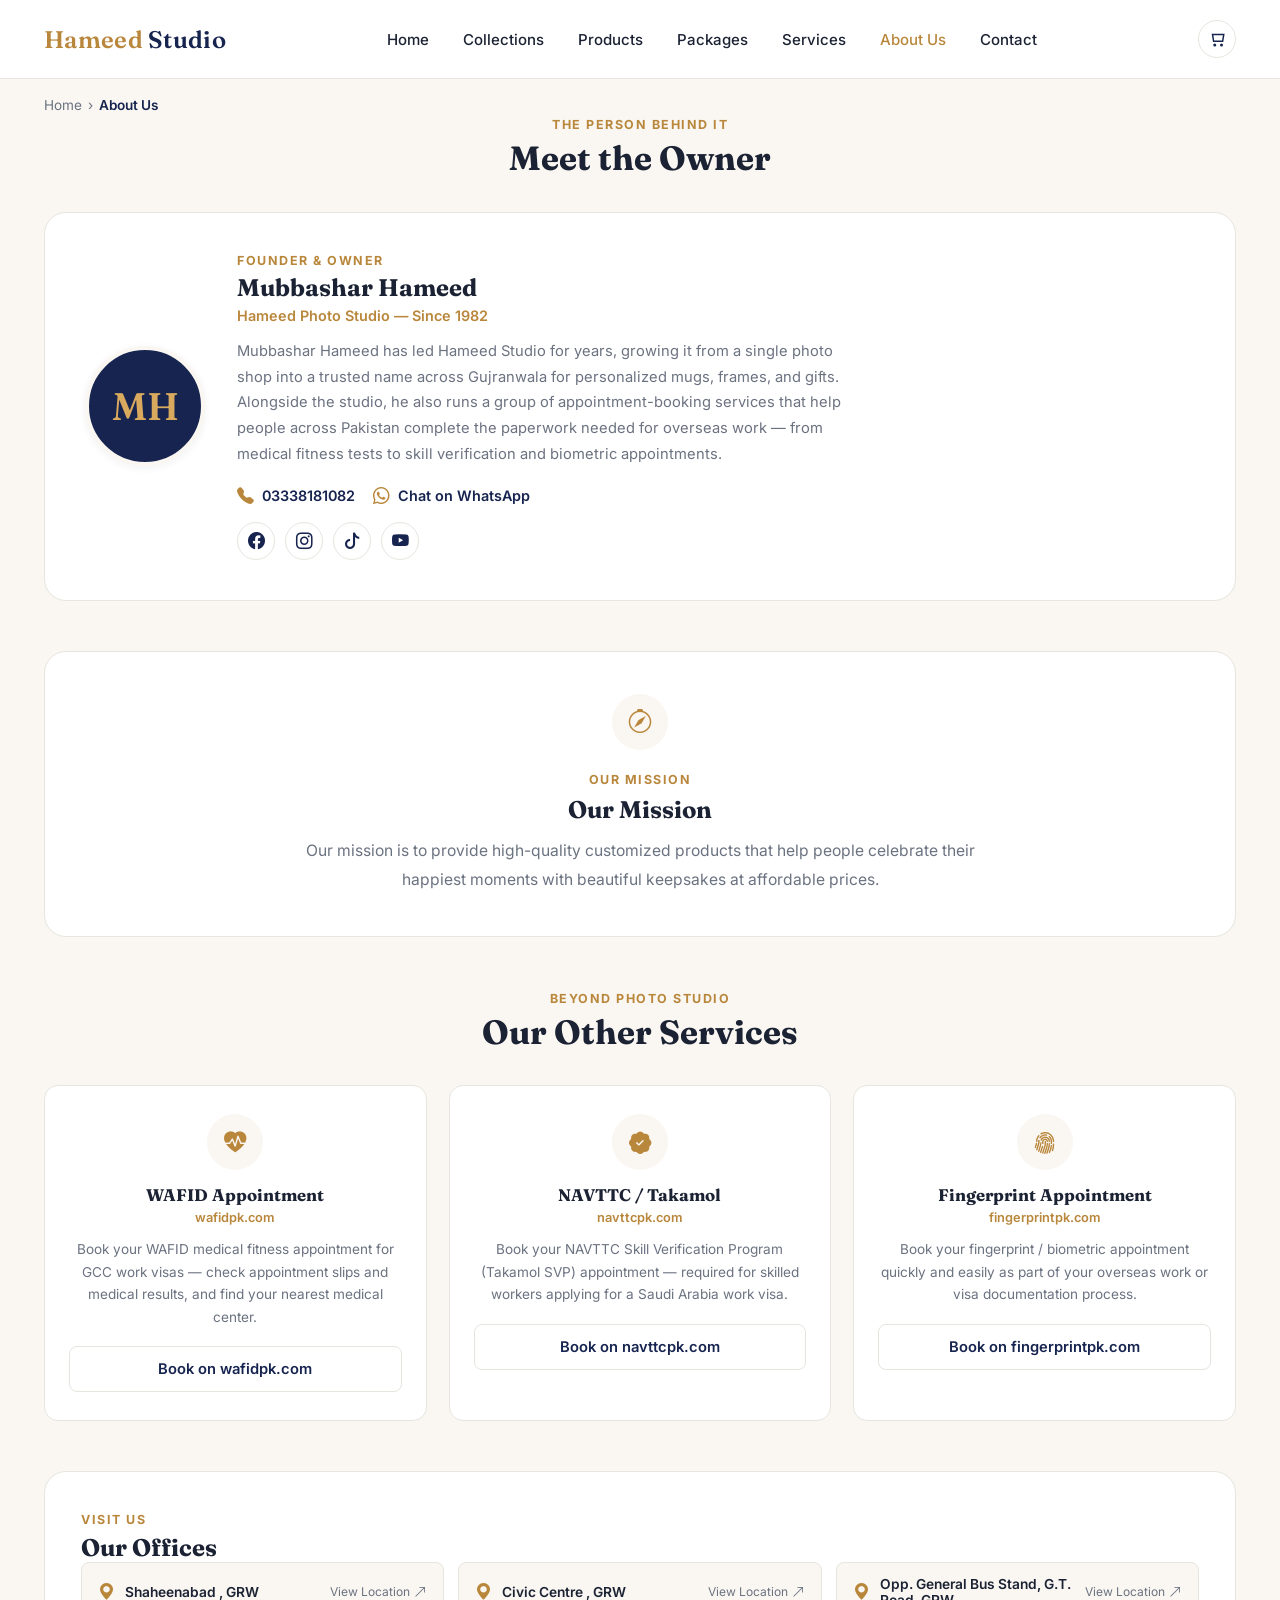
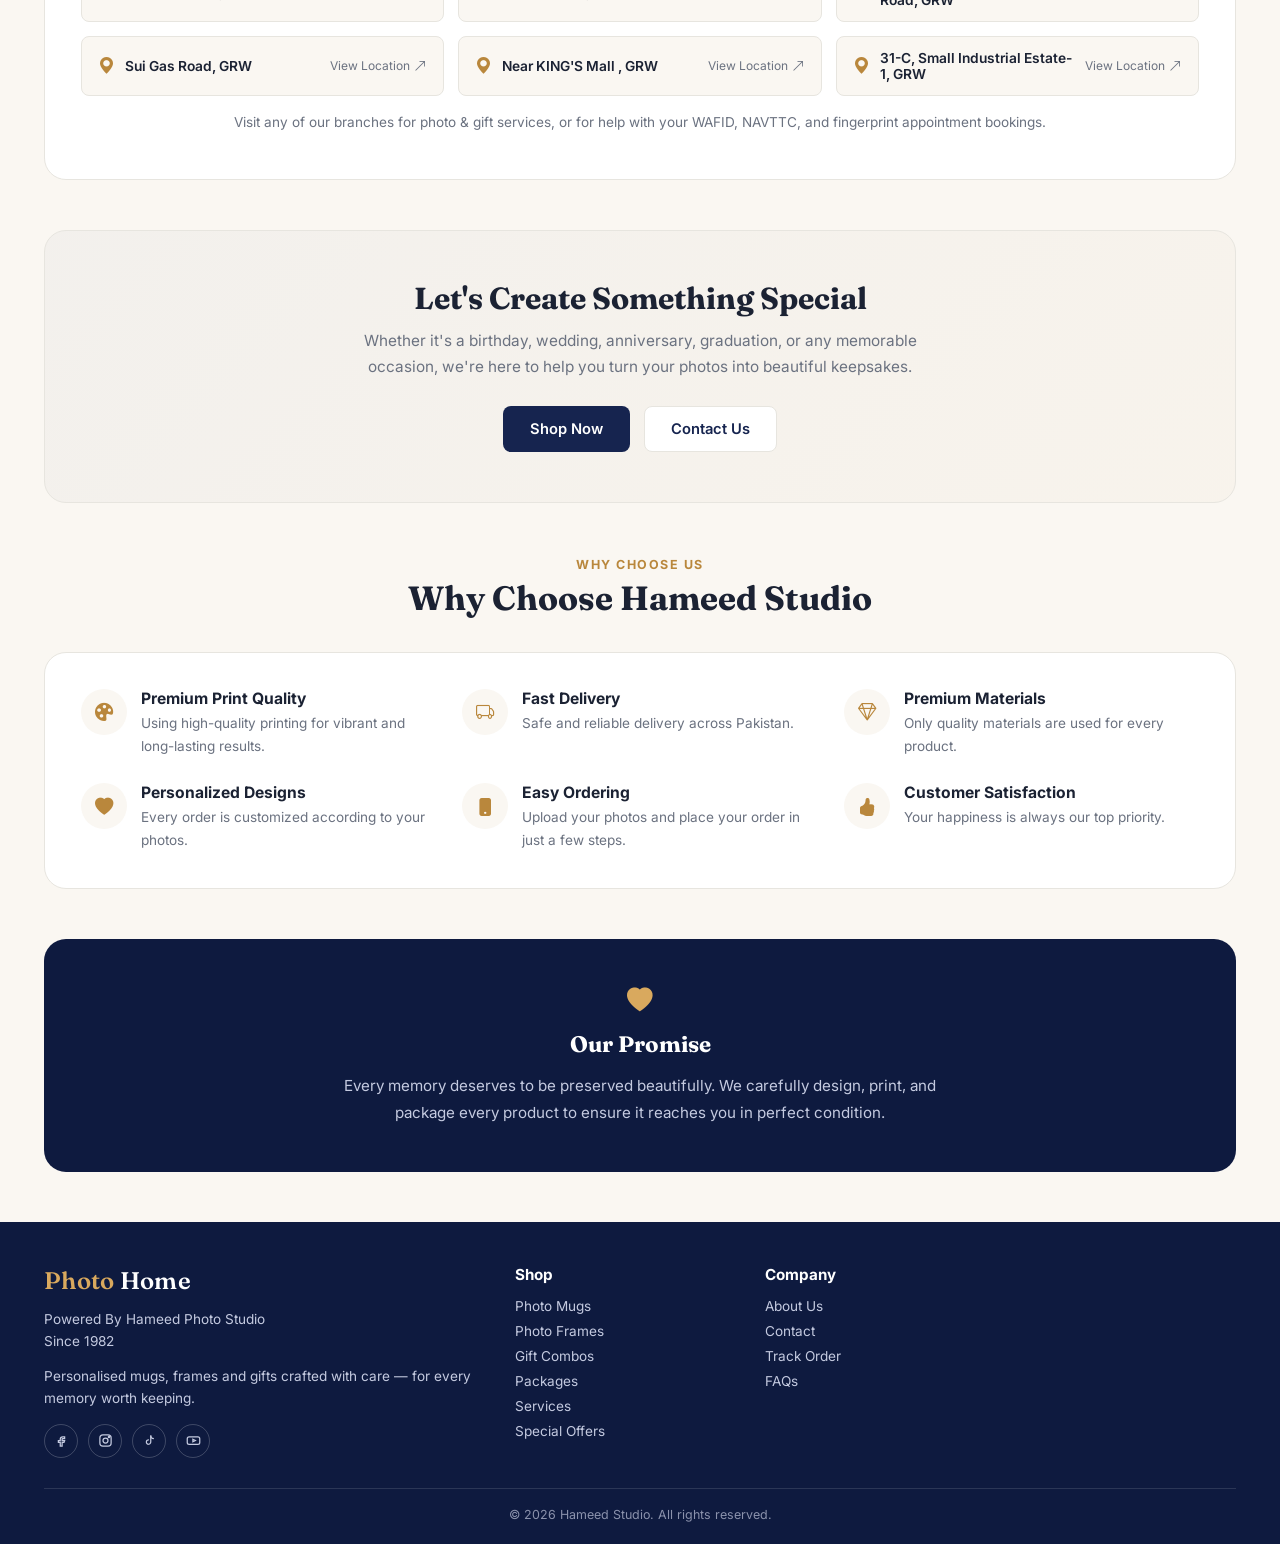
<file: about.html>
<!DOCTYPE html>
<html lang="en">
<head>
<meta charset="UTF-8">
<meta name="viewport" content="width=device-width, initial-scale=1.0">
<title>About Us — Hameed Studio</title>
<link rel="preconnect" href="https://fonts.googleapis.com">
<link href="https://fonts.googleapis.com/css2?family=Fraunces:wght@500;600;700&family=Inter:wght@400;500;600;700&display=swap" rel="stylesheet">
<link rel="stylesheet" href="https://cdn.jsdelivr.net/npm/bootstrap-icons@1.11.3/font/bootstrap-icons.css">
<link rel="stylesheet" href="css/style.css">
<style>
  /* ---------- About page (scoped additions, on-brand) ---------- */
  .about-hero{
    background:var(--navy);
    border-radius:var(--radius-lg);
    padding:56px 40px;
    margin:26px 0 50px;
    color:#fff;
    text-align:center;
  }
  .about-hero .eyebrow{color:var(--gold-light);}
  .about-hero h1{
    color:#fff;
    font-size:clamp(1.9rem,4vw,2.7rem);
    margin:10px 0 18px;
  }
  .about-hero p{
    color:#d9ddea;
    max-width:680px;
    margin:0 auto 10px;
    font-size:1rem;
    line-height:1.8;
  }

  .about-mission{
    background:#fff;
    border:1px solid var(--border);
    border-radius:var(--radius-lg);
    padding:42px;
    text-align:center;
    margin-bottom:50px;
  }
  .about-mission .icon-circle{
    width:56px;height:56px;
    border-radius:50%;
    background:var(--cream);
    display:flex;align-items:center;justify-content:center;
    margin:0 auto 18px;
  }
  .about-mission .icon-circle i{font-size:1.5rem;color:var(--gold);}
  .about-mission h2{font-size:1.5rem;margin-bottom:14px;}
  .about-mission p{
    max-width:680px;
    margin:0 auto;
    color:var(--muted);
    font-size:.98rem;
    line-height:1.8;
  }

  .offer-grid{
    display:grid;
    grid-template-columns:repeat(4,1fr);
    gap:16px;
    margin-bottom:50px;
  }
  .offer-item{
    background:#fff;
    border:1px solid var(--border);
    border-radius:var(--radius);
    padding:20px 18px;
    display:flex;
    align-items:center;
    gap:12px;
    font-weight:600;
    font-size:.92rem;
    color:var(--text);
    transition:box-shadow .15s ease, transform .15s ease, border-color .15s ease;
  }
  .offer-item:hover{
    box-shadow:var(--shadow-sm);
    transform:translateY(-2px);
    border-color:var(--gold-light);
  }
  .offer-item .check{
    width:30px;height:30px;
    border-radius:50%;
    background:var(--cream);
    color:var(--gold);
    display:flex;align-items:center;justify-content:center;
    flex:none;
    font-size:.9rem;
  }

  .why-strip{
    background:#fff;
    border:1px solid var(--border);
    border-radius:var(--radius-lg);
    padding:36px;
    display:grid;
    grid-template-columns:repeat(3,1fr);
    gap:26px;
    margin-bottom:50px;
  }
  .why-item{display:flex;gap:14px;align-items:flex-start;}
  .why-item .icon-circle{
    width:46px;height:46px;
    border-radius:50%;
    background:var(--cream);
    display:flex;align-items:center;justify-content:center;
    flex:none;
  }
  .why-item .icon-circle i{font-size:1.15rem;color:var(--gold);}
  .why-item b{display:block;font-size:.98rem;margin-bottom:4px;}
  .why-item span{font-size:.85rem;color:var(--muted);line-height:1.6;}

  .about-promise{
    background:var(--navy-dark);
    border-radius:var(--radius-lg);
    padding:46px 40px;
    text-align:center;
    color:#fff;
    margin-bottom:50px;
  }
  .about-promise i.bi-heart-fill{font-size:1.6rem;color:var(--gold-light);margin-bottom:16px;display:block;}
  .about-promise h2{color:#fff;font-size:1.4rem;margin-bottom:14px;}
  .about-promise p{
    color:#c4cae0;
    max-width:620px;
    margin:0 auto;
    font-size:.95rem;
    line-height:1.8;
  }

  /* ---------- Meet the Owner ---------- */
  .owner-section{
    background:#fff;
    border:1px solid var(--border);
    border-radius:var(--radius-lg);
    padding:40px;
    margin-bottom:50px;
    display:flex;
    align-items:center;
    gap:32px;
    flex-wrap:wrap;
  }
  .owner-photo{
    width:120px;height:120px;
    border-radius:50%;
    background:var(--navy);
    color:var(--gold-light);
    display:flex;align-items:center;justify-content:center;
    font-family:var(--font-display);
    font-size:2.4rem;
    font-weight:600;
    flex:none;
    border:4px solid var(--cream);
    box-shadow:var(--shadow-sm);
  }
  .owner-details{flex:1;min-width:240px;}
  .owner-details .eyebrow{display:block;margin-bottom:6px;}
  .owner-details h2{font-size:1.5rem;margin-bottom:6px;}
  .owner-details .owner-role{color:var(--gold);font-weight:600;font-size:.9rem;margin-bottom:14px;}
  .owner-details p{color:var(--muted);font-size:.92rem;line-height:1.75;margin-bottom:18px;max-width:620px;}
  .owner-contact-row{display:flex;align-items:center;gap:18px;flex-wrap:wrap;margin-bottom:16px;}
  .owner-contact-row a{
    display:inline-flex;align-items:center;gap:8px;
    font-weight:600;font-size:.9rem;color:var(--navy);
  }
  .owner-contact-row a:hover{color:var(--gold);}
  .owner-contact-row i{color:var(--gold);font-size:1.05rem;}
  .owner-social-row{display:flex;gap:10px;}
  .owner-social-row a{
    width:38px;height:38px;
    border-radius:50%;
    border:1px solid var(--border);
    display:flex;align-items:center;justify-content:center;
    color:var(--navy);
    transition:background .15s ease, border-color .15s ease, color .15s ease;
  }
  .owner-social-row a:hover{background:var(--navy);border-color:var(--navy);color:#fff;}
  .owner-social-row i{font-size:1.05rem;}

  /* ---------- Other Websites / Services ---------- */
  .services-grid{
    display:grid;
    grid-template-columns:repeat(3,1fr);
    gap:22px;
    margin-bottom:50px;
  }
  .service-card{
    background:#fff;
    border:1px solid var(--border);
    border-radius:var(--radius);
    padding:28px 24px;
    text-align:center;
    transition:box-shadow .15s ease, transform .15s ease;
  }
  .service-card:hover{box-shadow:var(--shadow);transform:translateY(-3px);}
  .service-card .icon-circle{
    width:56px;height:56px;
    border-radius:50%;
    background:var(--cream);
    display:flex;align-items:center;justify-content:center;
    margin:0 auto 16px;
  }
  .service-card .icon-circle i{font-size:1.4rem;color:var(--gold);}
  .service-card h3{font-size:1.05rem;margin-bottom:4px;}
  .service-card .service-domain{
    display:block;
    font-size:.8rem;
    color:var(--gold);
    font-weight:600;
    margin-bottom:12px;
  }
  .service-card p{font-size:.85rem;color:var(--muted);line-height:1.65;margin-bottom:18px;min-height:66px;}
  .service-card .btn{width:100%;}

  /* ---------- Offices ---------- */
  .offices-section{
    background:#fff;
    border:1px solid var(--border);
    border-radius:var(--radius-lg);
    padding:36px;
    margin-bottom:50px;
  }
  .offices-section .store-item{
    background:var(--cream);
    border:1px solid var(--border);
  }
  .offices-section .store-item:hover{
    background:#fff;
    border-color:var(--gold);
    box-shadow:var(--shadow-sm);
  }
  .offices-section .store-name{color:var(--text);}
  .offices-section .store-view{color:var(--muted);}
  .offices-section .store-item i.bi-geo-alt-fill{color:var(--gold);}
  .offices-note{
    font-size:.85rem;
    color:var(--muted);
    margin-top:18px;
    text-align:center;
  }

  .about-cta{
    text-align:center;
    padding:50px 24px;
    background:linear-gradient(135deg, #16244f08 0%, #b9873c08 100%);
    border-radius:var(--radius-lg);
    border:1px solid var(--border);
    margin-bottom:50px;
  }
  .about-cta h2{font-size:clamp(1.4rem,3vw,1.9rem);margin-bottom:12px;}
  .about-cta p{
    max-width:560px;
    margin:0 auto 26px;
    color:var(--muted);
    font-size:.96rem;
    line-height:1.7;
  }
  .about-cta .cta-buttons{
    display:flex;
    justify-content:center;
    gap:14px;
    flex-wrap:wrap;
  }

  @media (max-width:1024px){
    .offer-grid{grid-template-columns:repeat(2,1fr);}
    .why-strip{grid-template-columns:repeat(2,1fr);}
    .services-grid{grid-template-columns:1fr 1fr;}
  }
  @media (max-width:768px){
    .about-hero,.about-mission,.about-promise{padding:32px 22px;}
    .why-strip{grid-template-columns:1fr;padding:26px;}
    .offer-grid{grid-template-columns:1fr 1fr;}
    .owner-section{padding:28px;text-align:center;justify-content:center;}
    .owner-contact-row,.owner-social-row{justify-content:center;}
    .services-grid{grid-template-columns:1fr;}
    .offices-section{padding:26px;}
  }
  @media (max-width:520px){
    .offer-grid{grid-template-columns:1fr;}
    .cta-buttons{flex-direction:column;}
    .cta-buttons .btn{width:100%;}
  }
</style>
</head>
<body>
  <header class="site-header">
      <div class="container">
        <a href="index.html" class="logo">Hameed <span>Studio</span></a>
        <nav class="main-nav">
          <a href="index.html" >Home</a>
          <a href="./coll.html">Collections</a>
          <a href="products.html">Products</a>
          <a href="packages.html">Packages</a>
          <a href="services.html">Services</a>
          <a href="about.html" class="active">About Us</a>
          <a href="contact.html">Contact</a>
        </nav>
        <div class="header-icons">
          
          <a href="cart.html" class="icon-btn" aria-label="Cart">
            <svg viewBox="0 0 24 24" fill="none" stroke="currentColor" stroke-width="2">
              <path d="M6 6h15l-1.5 9h-12z" />
              <circle cx="9" cy="20" r="1" />
              <circle cx="18" cy="20" r="1" />
            </svg>
            <span class="cart-count">0</span>
          </a>
        
          <button class="hamburger" aria-label="Menu">
            <svg viewBox="0 0 24 24" fill="none" stroke="currentColor" stroke-width="2">
              <path d="M3 6h18M3 12h18M3 18h18" />
            </svg>
          </button>
        </div>
      </div>
      <nav class="mobile-nav">
        <a href="index.html">Home</a>
        <a href="coll.html">Collections</a>
        <a href="products.html">Products</a>
        <a href="packages.html">Packages</a>
        <a href="services.html">Services</a>
        <a href="about.html">About Us</a>
        <a href="contact.html">Contact</a>
      </nav>
    </header>

<div class="container">
  <div class="breadcrumb">
    <a href="index.html">Home</a><span class="sep">›</span><span class="current">About Us</span>
  </div>


  <!-- Meet the Owner -->
  <div class="section-head contact-section-head">
    <span class="eyebrow">The Person Behind It</span>
    <h2 style="margin-top:6px;">Meet the Owner</h2>
  </div>
  <div class="owner-section">
    <div class="owner-photo">MH</div>
    <div class="owner-details">
      <span class="eyebrow">Founder &amp; Owner</span>
      <h2>Mubbashar Hameed</h2>
      <div class="owner-role">Hameed Photo Studio — Since 1982</div>
      <p>Mubbashar Hameed has led Hameed Studio for years, growing it from a single photo shop into a trusted name across Gujranwala for personalized mugs, frames, and gifts. Alongside the studio, he also runs a group of appointment-booking services that help people across Pakistan complete the paperwork needed for overseas work — from medical fitness tests to skill verification and biometric appointments.</p>
      <div class="owner-contact-row">
        <a href="tel:+923338181082"><i class="bi bi-telephone-fill"></i> 03338181082</a>
        <a href="https://wa.me/923338181082" target="_blank" rel="noopener noreferrer"><i class="bi bi-whatsapp"></i> Chat on WhatsApp</a>
      </div>
      <div class="owner-social-row">
        <a href="https://www.facebook.com/share/1FpU9w5zaE/?mibextid=wwXIfr" target="_blank" rel="noopener noreferrer" aria-label="Facebook"><i class="bi bi-facebook"></i></a>
        <a href="https://www.instagram.com/photohome92?utm_source=ig_web_button_share_sheet&igsh=ZDNlZDc0MzIxNw==" target="_blank" rel="noopener noreferrer" aria-label="Instagram"><i class="bi bi-instagram"></i></a>
        <a href="https://www.tiktok.com/@mubbasharhameed?_r=1&_d=el9mgd0d287khg&sec_uid=MS4wLjABAAAAEWGDdGhFYpXPYLI64K3etRBabU9BoQK030XQkEzIUqg5eX-70fOCUuhP2rF45krd&share_author_id=6718066188109317126&sharer_language=en&source=h5_m&u_code=d7ci6beak2mieh&item_author_type=1&utm_source=copy&tt_from=copy&enable_checksum=1&utm_medium=ios&share_link_id=FFA231FA-F292-4E8D-B7E1-EBB115551BD9&user_id=6718066188109317126&sec_user_id=MS4wLjABAAAAEWGDdGhFYpXPYLI64K3etRBabU9BoQK030XQkEzIUqg5eX-70fOCUuhP2rF45krd&social_share_type=4&ug_btm=b8727,b0&utm_campaign=client_share&share_app_id=1233" target="_blank" rel="noopener noreferrer" aria-label="TikTok"><i class="bi bi-tiktok"></i></a>
        <a href="https://youtube.com/@hameedphotostudio9298?si=7_X4aQQ2ddpOKIj0" target="_blank" rel="noopener noreferrer" aria-label="YouTube"><i class="bi bi-youtube"></i></a>
      </div>
    </div>
  </div>
  <!-- 2. Our Mission -->
  <div class="about-mission">
    <div class="icon-circle"><i class="bi bi-compass"></i></div>
    <span class="eyebrow">Our Mission</span>
    <h2 style="margin-top:8px;">Our Mission</h2>
    <p>Our mission is to provide high-quality customized products that help people celebrate their happiest moments with beautiful keepsakes at affordable prices.</p>
  </div>




  <!-- Our Other Websites / Services -->
  <div class="section-head contact-section-head">
    <span class="eyebrow">Beyond Photo Studio</span>
    <h2 style="margin-top:6px;">Our Other Services</h2>
  </div>
  <div class="services-grid">
    <div class="service-card">
      <div class="icon-circle"><i class="bi bi-heart-pulse-fill"></i></div>
      <h3>WAFID Appointment</h3>
      <span class="service-domain">wafidpk.com</span>
      <p>Book your WAFID medical fitness appointment for GCC work visas — check appointment slips and medical results, and find your nearest medical center.</p>
      <a href="https://wafidpk.com" target="_blank" rel="noopener noreferrer" class="btn btn-outline">Book on wafidpk.com</a>
    </div>
    <div class="service-card">
      <div class="icon-circle"><i class="bi bi-patch-check-fill"></i></div>
      <h3>NAVTTC / Takamol</h3>
      <span class="service-domain">navttcpk.com</span>
      <p>Book your NAVTTC Skill Verification Program (Takamol SVP) appointment — required for skilled workers applying for a Saudi Arabia work visa.</p>
      <a href="https://navttcpk.com" target="_blank" rel="noopener noreferrer" class="btn btn-outline">Book on navttcpk.com</a>
    </div>
    <div class="service-card">
      <div class="icon-circle"><i class="bi bi-fingerprint"></i></div>
      <h3>Fingerprint Appointment</h3>
      <span class="service-domain">fingerprintpk.com</span>
      <p>Book your fingerprint / biometric appointment quickly and easily as part of your overseas work or visa documentation process.</p>
      <a href="https://fingerprintpk.com" target="_blank" rel="noopener noreferrer" class="btn btn-outline">Book on fingerprintpk.com</a>
    </div>
  </div>

  <!-- Our Offices -->
  <div class="offices-section">
    <div class="contact-section-head">
      <span class="eyebrow">Visit Us</span>
      <h2 style="margin-top:6px;">Our Offices</h2>
    </div>
    <div class="store-grid">
      <a class="store-item" href="https://maps.app.goo.gl/Ns7Nab46HfmEYiUe8" target="_blank" rel="noopener noreferrer">
        <i class="bi bi-geo-alt-fill"></i>
        <span class="store-name">Shaheenabad , GRW</span>
        <span class="store-view">View Location <i class="bi bi-arrow-up-right"></i></span>
      </a>
      <a class="store-item" href="https://maps.app.goo.gl/9WUnMPao4esh6DT9A" target="_blank" rel="noopener noreferrer">
        <i class="bi bi-geo-alt-fill"></i>
        <span class="store-name">Civic Centre , GRW</span>
        <span class="store-view">View Location <i class="bi bi-arrow-up-right"></i></span>
      </a>
      <a class="store-item" href="https://maps.app.goo.gl/9Dsx5iBLH7k877bQ9" target="_blank" rel="noopener noreferrer">
        <i class="bi bi-geo-alt-fill"></i>
        <span class="store-name">Opp. General Bus Stand, G.T. Road, GRW</span>
        <span class="store-view">View Location <i class="bi bi-arrow-up-right"></i></span>
      </a>
      <a class="store-item" href="https://maps.app.goo.gl/rNb89twX9jYsZD4z9" target="_blank" rel="noopener noreferrer">
        <i class="bi bi-geo-alt-fill"></i>
        <span class="store-name">Sui Gas Road, GRW</span>
        <span class="store-view">View Location <i class="bi bi-arrow-up-right"></i></span>
      </a>
      <a class="store-item" href="https://maps.app.goo.gl/7EHVBnwbSZJgqomSA" target="_blank" rel="noopener noreferrer">
        <i class="bi bi-geo-alt-fill"></i>
        <span class="store-name">Near KING'S Mall , GRW</span>
        <span class="store-view">View Location <i class="bi bi-arrow-up-right"></i></span>
      </a>
      <a class="store-item" href="https://maps.app.goo.gl/yhW7ZsPJetTutuQg9" target="_blank" rel="noopener noreferrer">
        <i class="bi bi-geo-alt-fill"></i>
        <span class="store-name">31-C, Small Industrial Estate-1, GRW</span>
        <span class="store-view">View Location <i class="bi bi-arrow-up-right"></i></span>
      </a>
    </div>
    <p class="offices-note">Visit any of our branches for photo &amp; gift services, or for help with your WAFID, NAVTTC, and fingerprint appointment bookings.</p>
  </div>

  <!-- 6. Call To Action -->
  <div class="about-cta">
    <h2>Let's Create Something Special</h2>
    <p>Whether it's a birthday, wedding, anniversary, graduation, or any memorable occasion, we're here to help you turn your photos into beautiful keepsakes.</p>
    <div class="cta-buttons">
      <a href="products.html" class="btn btn-primary">Shop Now</a>
      <a href="contact.html" class="btn btn-outline">Contact Us</a>
    </div>
  </div>
  <!-- 4. Why Choose Hameed Studio -->
  <div class="section-head contact-section-head">
    <span class="eyebrow">Why Choose Us</span>
    <h2 style="margin-top:6px;">Why Choose Hameed Studio</h2>
  </div>
  <div class="why-strip">
    <div class="why-item">
      <div class="icon-circle"><i class="bi bi-palette-fill"></i></div>
      <div>
        <b>Premium Print Quality</b>
        <span>Using high-quality printing for vibrant and long-lasting results.</span>
      </div>
    </div>
    <div class="why-item">
      <div class="icon-circle"><i class="bi bi-truck"></i></div>
      <div>
        <b>Fast Delivery</b>
        <span>Safe and reliable delivery across Pakistan.</span>
      </div>
    </div>
    <div class="why-item">
      <div class="icon-circle"><i class="bi bi-gem"></i></div>
      <div>
        <b>Premium Materials</b>
        <span>Only quality materials are used for every product.</span>
      </div>
    </div>
    <div class="why-item">
      <div class="icon-circle"><i class="bi bi-heart-fill"></i></div>
      <div>
        <b>Personalized Designs</b>
        <span>Every order is customized according to your photos.</span>
      </div>
    </div>
    <div class="why-item">
      <div class="icon-circle"><i class="bi bi-phone-fill"></i></div>
      <div>
        <b>Easy Ordering</b>
        <span>Upload your photos and place your order in just a few steps.</span>
      </div>
    </div>
    <div class="why-item">
      <div class="icon-circle"><i class="bi bi-hand-thumbs-up-fill"></i></div>
      <div>
        <b>Customer Satisfaction</b>
        <span>Your happiness is always our top priority.</span>
      </div>
    </div>
  </div>
  <!-- 5. Our Promise -->
  <div class="about-promise">
    <i class="bi bi-heart-fill"></i>
    <h2>Our Promise</h2>
    <p>Every memory deserves to be preserved beautifully. We carefully design, print, and package every product to ensure it reaches you in perfect condition.</p>
  </div>
</div>
  <footer class="site-footer" id="footer-section">
      <div class="container">
        <div class="footer-grid">
          <div>
                <a href="index.html" class="logo" style="color: #d9a95e;">Photo <span style="color: #fff;">Home</span></a>
            <p>Powered By Hameed Photo Studio <br> Since 1982</p>
                <p>Personalised mugs, frames and gifts crafted with care — for every memory worth keeping.</p>
            <div class="social-row">
              <a href="https://www.facebook.com/share/1FpU9w5zaE/?mibextid=wwXIfr" aria-label="Facebook"><svg viewBox="0 0 24 24" fill="none" stroke="currentColor"
                  stroke-width="2">
                  <path d="M14 9h3V6h-3a4 4 0 00-4 4v2H7v3h3v6h3v-6h3l1-3h-4v-2a1 1 0 011-1z" />
                </svg></a>
              <a href="https://www.instagram.com/photohome92?utm_source=ig_web_button_share_sheet&igsh=ZDNlZDc0MzIxNw==" aria-label="Instagram"><svg viewBox="0 0 24 24" fill="none" stroke="currentColor"
                  stroke-width="2">
                  <rect x="3" y="3" width="18" height="18" rx="5" />
                  <circle cx="12" cy="12" r="4" />
                  <circle cx="17.5" cy="6.5" r="1" />
                </svg></a>
              <a href="https://www.tiktok.com/@mubbasharhameed?_r=1&_d=el9mgd0d287khg&sec_uid=MS4wLjABAAAAEWGDdGhFYpXPYLI64K3etRBabU9BoQK030XQkEzIUqg5eX-70fOCUuhP2rF45krd&share_author_id=6718066188109317126&sharer_language=en&source=h5_m&u_code=d7ci6beak2mieh&item_author_type=1&utm_source=copy&tt_from=copy&enable_checksum=1&utm_medium=ios&share_link_id=FFA231FA-F292-4E8D-B7E1-EBB115551BD9&user_id=6718066188109317126&sec_user_id=MS4wLjABAAAAEWGDdGhFYpXPYLI64K3etRBabU9BoQK030XQkEzIUqg5eX-70fOCUuhP2rF45krd&social_share_type=4&ug_btm=b8727,b0&utm_campaign=client_share&share_app_id=1233" aria-label="TikTok"><svg viewBox="0 0 24 24" fill="none" stroke="currentColor"
                  stroke-width="2">
                  <path d="M14 4v10.5a3.5 3.5 0 11-3-3.46" />
                  <path d="M14 4a5 5 0 005 5" />
                </svg></a>
              <a href="https://youtube.com/@hameedphotostudio9298?si=7_X4aQQ2ddpOKIj0" aria-label="YouTube"><svg viewBox="0 0 24 24" fill="none" stroke="currentColor"
                  stroke-width="2">
                  <rect x="2" y="6" width="20" height="12" rx="3" />
                  <path d="M11 10l4 2-4 2z" />
                </svg></a>
            </div>
          </div>
          <div>
            <h4>Shop</h4>
            <ul>
              <li><a href="products.html">Photo Mugs</a></li>
              <li><a href="products.html">Photo Frames</a></li>
              <li><a href="products.html">Gift Combos</a></li>
              <li><a href="packages.html">Packages</a></li>
              <li><a href="services.html">Services</a></li>
              <li><a href="products.html">Special Offers</a></li>
            </ul>
          </div>
          <div>
            <h4>Company</h4>
            <ul>
              <li><a href="about.html">About Us</a></li>
              <li><a href="contact.html">Contact</a></li>
              <li><a href="contact.html">Track Order</a></li>
              <li><a href="about.html">FAQs</a></li>
            </ul>
          </div>
         
        </div>

    
        <div class="footer-bottom">© 2026 Hameed Studio. All rights reserved.</div>
      </div>
    </footer>


<script src="js/cart.js"></script>
<script src="js/main.js"></script>
</body>
</html>
</file>
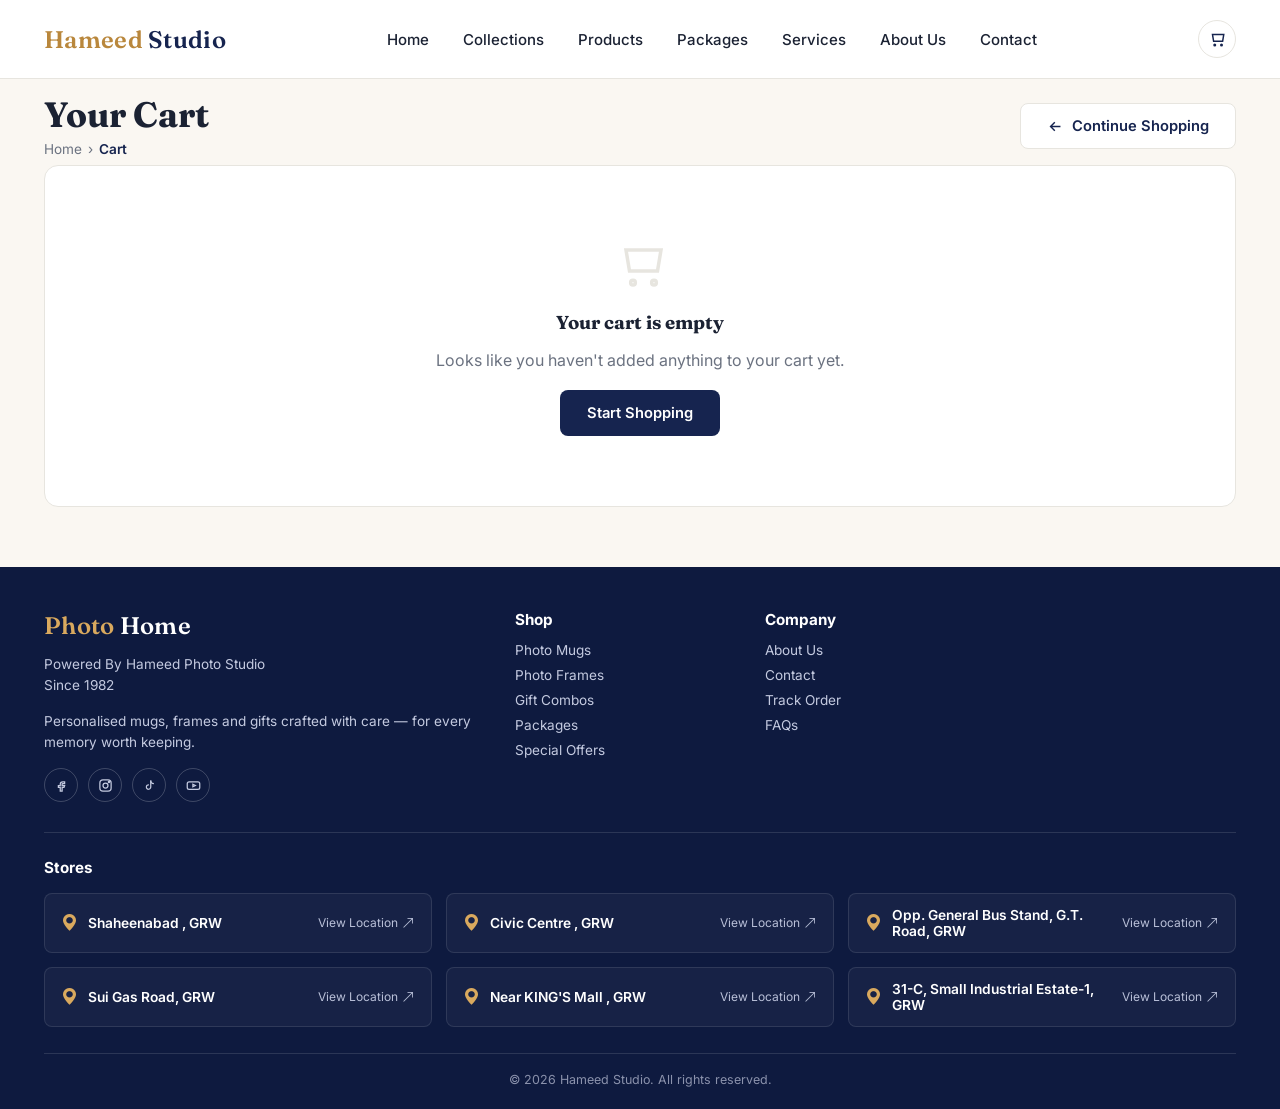
<file: cart.html>
<!DOCTYPE html>
<html lang="en">
<head>
<meta charset="UTF-8">
<meta name="viewport" content="width=device-width, initial-scale=1.0">
<title>Your Cart — Hameed Studio</title>
<link rel="preconnect" href="https://fonts.googleapis.com">
<link href="https://fonts.googleapis.com/css2?family=Fraunces:wght@500;600;700&family=Inter:wght@400;500;600;700&display=swap" rel="stylesheet">
<link rel="stylesheet" href="css/style.css">
<link rel="stylesheet" href="https://cdn.jsdelivr.net/npm/bootstrap-icons@1.11.3/font/bootstrap-icons.css">
</head>
<body>
  <header class="site-header">
      <div class="container">
        <a href="index.html" class="logo">Hameed <span>Studio</span></a>
        <nav class="main-nav">
          <a href="index.html" >Home</a>
          <a href="./coll.html">Collections</a>
          <a href="products.html">Products</a>
          <a href="packages.html">Packages</a>
          <a href="services.html">Services</a>
          <a href="about.html">About Us</a>
          <a href="contact.html">Contact</a>
        </nav>
        <div class="header-icons">
          
          <a href="cart.html" class="icon-btn" aria-label="Cart">
            <svg viewBox="0 0 24 24" fill="none" stroke="currentColor" stroke-width="2">
              <path d="M6 6h15l-1.5 9h-12z" />
              <circle cx="9" cy="20" r="1" />
              <circle cx="18" cy="20" r="1" />
            </svg>
            <span class="cart-count">0</span>
          </a>
        
          <button class="hamburger" aria-label="Menu">
            <svg viewBox="0 0 24 24" fill="none" stroke="currentColor" stroke-width="2">
              <path d="M3 6h18M3 12h18M3 18h18" />
            </svg>
          </button>
        </div>
      </div>
      <nav class="mobile-nav">
        <a href="index.html">Home</a>
        <a href="coll.html">Collections</a>
        <a href="products.html">Products</a>
        <a href="packages.html">Packages</a>
        <a href="services.html">Services</a>
        <a href="about.html">About Us</a>
        <a href="contact.html">Contact</a>
      </nav>
    </header>
<div class="container">
  <div class="page-title-row">
    <div>
      <h1>Your Cart</h1>
      <div class="breadcrumb" style="padding-top:6px;">
        <a href="index.html">Home</a><span class="sep">›</span><span class="current">Cart</span>
      </div>
    </div>
    <a href="products.html" class="btn btn-outline">
      <svg viewBox="0 0 24 24" fill="none" stroke="currentColor" stroke-width="2"><path d="M19 12H5M11 6l-6 6 6 6"/></svg>
      Continue Shopping
    </a>
  </div>

  <div id="cart-container" style="padding-bottom:60px;"></div>

  <!-- Customer Info Modal -->
  <div id="checkout-modal" class="modal-overlay" style="display:none;">
    <div class="modal-content">
      <div class="modal-header">
        <h2>Complete Your Order</h2>
        <button class="modal-close" onclick="closeCheckoutModal()">&times;</button>
      </div>
      <form id="checkout-form" onsubmit="handleCheckoutSubmit(event)">
        <div class="form-group">
          <label for="customer-name">Full Name *</label>
          <input type="text" id="customer-name" name="name" required placeholder="Enter your full name">
        </div>
        <div class="form-group">
          <label for="customer-email">Email Address *</label>
          <input type="email" id="customer-email" name="email" required placeholder="your@email.com">
        </div>
        <div class="form-group">
          <label for="customer-phone">Phone Number *</label>
          <input type="tel" id="customer-phone" name="phone" required placeholder="Your phone number">
        </div>
        <div class="form-group" id="delivery-address-group">
          <label for="customer-address">Delivery Address *</label>
          <textarea id="customer-address" name="address" required placeholder="Enter your complete delivery address" rows="3"></textarea>
        </div>
        <div class="form-actions">
          <button type="button" class="btn btn-outline" onclick="closeCheckoutModal()">Cancel</button>
          <button type="submit" class="btn btn-gold">Complete Order</button>
        </div>
      </form>
    </div>
  </div>
</div>
  <footer class="site-footer" id="footer-section">
      <div class="container">
        <div class="footer-grid">
          <div>
                <a href="index.html" class="logo" style="color: #d9a95e;">Photo <span style="color: #fff;">Home</span></a>
            <p>Powered By Hameed Photo Studio <br> Since 1982</p>
                <p>Personalised mugs, frames and gifts crafted with care — for every memory worth keeping.</p>
            <div class="social-row">
              <a href="https://www.facebook.com/share/1FpU9w5zaE/?mibextid=wwXIfr" aria-label="Facebook"><svg viewBox="0 0 24 24" fill="none" stroke="currentColor"
                  stroke-width="2">
                  <path d="M14 9h3V6h-3a4 4 0 00-4 4v2H7v3h3v6h3v-6h3l1-3h-4v-2a1 1 0 011-1z" />
                </svg></a>
              <a href="https://www.instagram.com/photohome92?utm_source=ig_web_button_share_sheet&igsh=ZDNlZDc0MzIxNw==" aria-label="Instagram"><svg viewBox="0 0 24 24" fill="none" stroke="currentColor"
                  stroke-width="2">
                  <rect x="3" y="3" width="18" height="18" rx="5" />
                  <circle cx="12" cy="12" r="4" />
                  <circle cx="17.5" cy="6.5" r="1" />
                </svg></a>
              <a href="https://www.tiktok.com/@mubbasharhameed?_r=1&_d=el9mgd0d287khg&sec_uid=MS4wLjABAAAAEWGDdGhFYpXPYLI64K3etRBabU9BoQK030XQkEzIUqg5eX-70fOCUuhP2rF45krd&share_author_id=6718066188109317126&sharer_language=en&source=h5_m&u_code=d7ci6beak2mieh&item_author_type=1&utm_source=copy&tt_from=copy&enable_checksum=1&utm_medium=ios&share_link_id=FFA231FA-F292-4E8D-B7E1-EBB115551BD9&user_id=6718066188109317126&sec_user_id=MS4wLjABAAAAEWGDdGhFYpXPYLI64K3etRBabU9BoQK030XQkEzIUqg5eX-70fOCUuhP2rF45krd&social_share_type=4&ug_btm=b8727,b0&utm_campaign=client_share&share_app_id=1233" aria-label="TikTok"><svg viewBox="0 0 24 24" fill="none" stroke="currentColor"
                  stroke-width="2">
                  <path d="M14 4v10.5a3.5 3.5 0 11-3-3.46" />
                  <path d="M14 4a5 5 0 005 5" />
                </svg></a>
              <a href="https://youtube.com/@hameedphotostudio9298?si=7_X4aQQ2ddpOKIj0" aria-label="YouTube"><svg viewBox="0 0 24 24" fill="none" stroke="currentColor"
                  stroke-width="2">
                  <rect x="2" y="6" width="20" height="12" rx="3" />
                  <path d="M11 10l4 2-4 2z" />
                </svg></a>
            </div>
          </div>
          <div>
            <h4>Shop</h4>
            <ul>
              <li><a href="products.html">Photo Mugs</a></li>
              <li><a href="products.html">Photo Frames</a></li>
              <li><a href="products.html">Gift Combos</a></li>
              <li><a href="packages.html">Packages</a></li>
              <li><a href="products.html">Special Offers</a></li>
            </ul>
          </div>
          <div>
            <h4>Company</h4>
            <ul>
              <li><a href="about.html">About Us</a></li>
              <li><a href="contact.html">Contact</a></li>
              <li><a href="contact.html">Track Order</a></li>
              <li><a href="about.html">FAQs</a></li>
            </ul>
          </div>
         
        </div>

        <div class="footer-stores">
          <h4>Stores</h4>
          <div class="store-grid">
            <a class="store-item" href="https://maps.app.goo.gl/Ns7Nab46HfmEYiUe8" target="_blank" rel="noopener noreferrer">
              <i class="bi bi-geo-alt-fill"></i>
              <span class="store-name">Shaheenabad , GRW</span>
              <span class="store-view">View Location <i class="bi bi-arrow-up-right"></i></span>
            </a>
            <a class="store-item" href="https://maps.app.goo.gl/9WUnMPao4esh6DT9A" target="_blank" rel="noopener noreferrer">
              <i class="bi bi-geo-alt-fill"></i>
              <span class="store-name">Civic Centre , GRW</span>
              <span class="store-view">View Location <i class="bi bi-arrow-up-right"></i></span>
            </a>
            <a class="store-item" href="https://maps.app.goo.gl/9Dsx5iBLH7k877bQ9" target="_blank" rel="noopener noreferrer">
              <i class="bi bi-geo-alt-fill"></i>
              <span class="store-name"> Opp. General Bus Stand, G.T. Road, GRW</span>
              <span class="store-view">View Location <i class="bi bi-arrow-up-right"></i></span>
            </a>
            <a class="store-item" href="https://maps.app.goo.gl/rNb89twX9jYsZD4z9" target="_blank" rel="noopener noreferrer">
              <i class="bi bi-geo-alt-fill"></i>
              <span class="store-name">Sui Gas Road, GRW</span>
              <span class="store-view">View Location <i class="bi bi-arrow-up-right"></i></span>
            </a>
            <a class="store-item" href="https://maps.app.goo.gl/7EHVBnwbSZJgqomSA" target="_blank" rel="noopener noreferrer">
              <i class="bi bi-geo-alt-fill"></i>
              <span class="store-name">Near KING'S Mall , GRW</span>
              <span class="store-view">View Location <i class="bi bi-arrow-up-right"></i></span>
            </a>
            <a class="store-item" href="https://maps.app.goo.gl/yhW7ZsPJetTutuQg9" target="_blank" rel="noopener noreferrer">
              <i class="bi bi-geo-alt-fill"></i>
              <span class="store-name">31-C, Small Industrial Estate-1, GRW</span>
              <span class="store-view">View Location <i class="bi bi-arrow-up-right"></i></span>
            </a>
          </div>
        </div>

        <div class="footer-bottom">© 2026 Hameed Studio. All rights reserved.</div>
      </div>
    </footer>


<script src="js/products.js"></script>
<script src="js/cart.js"></script>
<script src="js/main.js"></script>
<script>
let appliedPromo = null;

function populatePickupBranches() {
  const select = document.getElementById("pickup-branch");
  if (!select) return;
  select.innerHTML = '<option value="">Choose a branch</option>' + getPickupBranches().map(branch => `<option value="${branch}">${branch}</option>`).join("");
  select.value = getPickupBranch();
}

function syncDeliveryFormState() {
  const addressGroup = document.getElementById("delivery-address-group");
  const addressInput = document.getElementById("customer-address");

  if (addressGroup) addressGroup.style.display = getDeliveryService() === "pickup" ? "none" : "block";
  if (addressInput) {
    if (getDeliveryService() === "pickup") {
      addressInput.removeAttribute("required");
    } else {
      addressInput.setAttribute("required", "required");
    }
  }
}

// Modal functions
function openCheckoutModal() {
  syncDeliveryFormState();
  document.getElementById("checkout-modal").style.display = "flex";
}

function closeCheckoutModal() {
  document.getElementById("checkout-modal").style.display = "none";
  const form = document.getElementById("checkout-form");
  if (form) {
    form.reset();
    syncDeliveryFormState();
  }
}

function handleCheckoutSubmit(event) {
  event.preventDefault();
  
  const name = document.getElementById("customer-name").value.trim();
  const email = document.getElementById("customer-email").value.trim();
  const phone = document.getElementById("customer-phone").value.trim();
  const address = document.getElementById("customer-address").value.trim();
  const pickupBranch = getPickupBranch();
  const deliveryService = getDeliveryService();
  
  if (!name || !email || !phone) {
    showToast("Please fill in all fields");
    return;
  }

  if (deliveryService === "home-delivery" && !address) {
    showToast("Please enter your delivery address");
    return;
  }

  if (deliveryService === "pickup" && !pickupBranch) {
    showToast("Please select a pickup branch");
    return;
  }

  // Build cart summary for WhatsApp message
  const cart = getCart();
  const cartSummary = cart.map(item => 
    `${item.name} x${item.qty} - ${formatRs(item.price * item.qty)}`
  ).join("\n");
  
  const subtotal = cartSubtotal();
  const discount = appliedPromo ? PROMO_CODES[appliedPromo] : 0;
  const discountedSubtotal = Math.max(0, subtotal - discount);
  const deliveryCharges = cartDeliveryCharges();
  const tax = cartTax(discountedSubtotal);
  const total = discountedSubtotal + deliveryCharges + tax;
  const serviceLabel = cartDeliveryLabel();
  const pickupLine = deliveryService === "pickup" ? `\nPickup Branch: ${pickupBranch}` : "";

  // Prepare message
  const message = `
*New Order from Hameed Studio*

*Customer Details:*
Name: ${name}
Email: ${email}
Phone: ${phone}
Address: ${address}

*Order Items:*
${cartSummary}

Subtotal: ${formatRs(subtotal)}
${discount ? `Promo Code: ${appliedPromo}
Discount: -${formatRs(discount)}` : ""}
Delivery Method: ${serviceLabel}${pickupLine}
Delivery Charges: ${formatRs(deliveryCharges)}
Tax: ${formatRs(tax)}
*Total: ${formatRs(total)}*
  `.trim();

  // Encode for WhatsApp URL
  const encodedMessage = encodeURIComponent(message);
  const whatsappUrl = `https://wa.me/923338181082?text=${encodedMessage}`;
  
  // Clear cart and redirect
  clearCart();
  closeCheckoutModal();
  showToast("Redirecting to WhatsApp...");
  setTimeout(() => {
    window.location.href = whatsappUrl;
  }, 500);
}

function renderCartPage() {
  const cart = getCart();
  const container = document.getElementById("cart-container");

  if (cart.length === 0) {
    container.innerHTML = `
      <div class="empty-cart">
        <svg viewBox="0 0 24 24" fill="none" stroke="currentColor" stroke-width="1.5"><path d="M6 6h15l-1.5 9h-12z"/><circle cx="9" cy="20" r="1"/><circle cx="18" cy="20" r="1"/></svg>
        <h3>Your cart is empty</h3>
        <p>Looks like you haven't added anything to your cart yet.</p>
        <a href="products.html" class="btn btn-primary">Start Shopping</a>
      </div>`;
    return;
  }

  const subtotal = cartSubtotal();
  const discount = appliedPromo ? PROMO_CODES[appliedPromo] : 0;
  const discountedSubtotal = Math.max(0, subtotal - discount);
  const deliveryCharges = cartDeliveryCharges();
  const tax = cartTax(discountedSubtotal);
  const total = discountedSubtotal + deliveryCharges + tax;
  const itemCount = cartCount();
  const service = getDeliveryService();

  container.innerHTML = `
    <div class="cart-layout">
      <div>
        <div class="cart-items">
          ${cart.map(item => `
            <div class="cart-row">
              <div class="cart-thumb">
                ${item.image ? `<img src="${item.image}" alt="${item.name}" onerror="this.style.display='none'; this.nextElementSibling.style.display='flex';">` : ""}
                <div class="cart-thumb-fallback" style="display:${item.image ? "none" : "flex"};">
                  <svg viewBox="0 0 24 24" fill="none" stroke="currentColor" stroke-width="1.5"><rect x="3" y="5" width="18" height="14" rx="2"/><circle cx="8.5" cy="10" r="1.5"/><path d="M21 15l-5-5L5 19"/></svg>
                </div>
              </div>
              <div class="cart-item-info">
                <h3>${item.name}</h3>
                ${item.variantLabel ? `<div class="variant-tags">${item.variantLabel}</div>` : ""}
                <div class="price">${formatRs(item.price)}</div>
              </div>
              <div class="cart-qty-col">
                <div class="qty-control">
                  <button type="button" data-key="${item.key}" data-action="dec">−</button>
                  <input type="text" value="${item.qty}" readonly>
                  <button type="button" data-key="${item.key}" data-action="inc">+</button>
                </div>
              </div>
              <button class="remove-btn" data-key="${item.key}" data-action="remove" aria-label="Remove item">
                <svg viewBox="0 0 24 24" fill="none" stroke="currentColor" stroke-width="2"><path d="M3 6h18M8 6V4a2 2 0 012-2h4a2 2 0 012 2v2m3 0l-1 14a2 2 0 01-2 2H7a2 2 0 01-2-2L4 6"/></svg>
              </button>
            </div>
          `).join("")}
        </div>

        <div class="promo-row">
          <svg viewBox="0 0 24 24" fill="none" stroke="currentColor" stroke-width="2"><path d="M20.6 12.4L12.4 20.6a2 2 0 01-2.8 0l-8.2-8.2V3h9.4l8.2 8.2a2 2 0 010 2.8z"/><circle cx="7.5" cy="7.5" r="1.5"/></svg>
          <span style="font-weight:600;font-size:.9rem;white-space:nowrap;">Have a promo code?</span>
          <input type="text" id="promo-input" placeholder="Enter promo code (try DAD10)">
          <button class="btn btn-primary" id="apply-promo">Apply</button>
        </div>
      </div>

      <div>
        <div class="order-summary">
          <h3>Order Summary</h3>
          <div class="delivery-option-box" style="margin-bottom:16px;padding:12px 14px;border:1px solid #e5e5e5;border-radius:12px;background:#faf8f2;">
            <div style="font-weight:700;margin-bottom:8px;">Delivery Method</div>
            <label style="display:flex;align-items:center;gap:8px;margin-bottom:8px;font-weight:600;">
              <input type="radio" name="delivery-service" value="home-delivery" ${service === "home-delivery" ? "checked" : ""}>
              Home Delivery
            </label>
            <label style="display:flex;align-items:center;gap:8px;margin-bottom:10px;font-weight:600;">
              <input type="radio" name="delivery-service" value="pickup" ${service === "pickup" ? "checked" : ""}>
              Pickup Service
            </label>
            ${service === "pickup" ? `<div style="display:flex;flex-direction:column;gap:6px;">
              <label for="summary-pickup-branch" style="font-size:.9rem;font-weight:600;">Pickup Branch</label>
              <select id="summary-pickup-branch" style="padding:10px 12px;border:1px solid #ddd;border-radius:8px;">
                <option value="">Choose a branch</option>
                ${getPickupBranches().map(branch => `<option value="${branch}" ${getPickupBranch() === branch ? "selected" : ""}>${branch}</option>`).join("")}
              </select>
            </div>` : ""}
          </div>
          <div class="summary-line"><span>Subtotal (${itemCount} item${itemCount !== 1 ? "s" : ""})</span><span>${formatRs(subtotal)}</span></div>
          ${discount ? `<div class="summary-line discount"><span>Discount (${appliedPromo})</span><span>− ${formatRs(discount)}</span></div>` : ""}
          <div class="summary-line"><span>Delivery Charges</span><span>${formatRs(deliveryCharges)}</span></div>
          <div class="summary-line"><span>Tax</span><span>${formatRs(tax)}</span></div>
          <div class="summary-total"><span>Total</span><span>${formatRs(total)}</span></div>
          <div class="summary-note">(Inclusive of all taxes)</div>
          <button class="btn btn-primary btn-block" id="checkout-btn">
            <svg viewBox="0 0 24 24" fill="none" stroke="currentColor" stroke-width="2"><rect x="4" y="10" width="16" height="10" rx="2"/><path d="M8 10V7a4 4 0 018 0v3"/></svg>
            Proceed to Checkout
          </button>
        </div>

        <div class="trust-mini">
          <div class="feature-item"><svg viewBox="0 0 24 24" fill="none" stroke="currentColor" stroke-width="2"><path d="M12 3l7 3v6c0 4.5-3 7.5-7 9-4-1.5-7-4.5-7-9V6z"/></svg><div><b>Secure Checkout</b><span>100% safe & secure payments</span></div></div>
          <div class="feature-item"><svg viewBox="0 0 24 24" fill="none" stroke="currentColor" stroke-width="2"><rect x="1" y="7" width="14" height="10" rx="1"/><path d="M15 10h4l3 3v4h-7z"/><circle cx="6" cy="19" r="1.6"/><circle cx="18" cy="19" r="1.6"/></svg><div><b>Fast Delivery</b><span>Get your order quickly</span></div></div>
          <div class="feature-item"><svg viewBox="0 0 24 24" fill="none" stroke="currentColor" stroke-width="2"><path d="M4 4v6h6M20 20v-6h-6"/><path d="M5 15a8 8 0 0014-4M19 9a8 8 0 00-14 4"/></svg><div><b>Easy Returns</b><span>Hassle free returns within 7 days</span></div></div>
        </div>
      </div>
    </div>
  `;

  container.querySelectorAll('input[name="delivery-service"]').forEach(radio => {
    radio.addEventListener("change", () => {
      setDeliveryService(radio.value);
      if (radio.value !== "pickup") {
        setPickupBranch("");
      }
      renderCartPage();
    });
  });

  const summaryPickupBranch = document.getElementById("summary-pickup-branch");
  if (summaryPickupBranch) {
    summaryPickupBranch.addEventListener("change", (event) => {
      setPickupBranch(event.target.value);
      renderCartPage();
    });
  }

  container.querySelectorAll("[data-action]").forEach(btn => {
    btn.addEventListener("click", () => {
      const key = btn.dataset.key;
      const item = getCart().find(i => i.key === key);
      if (!item) return;
      if (btn.dataset.action === "inc") setQty(key, item.qty + 1);
      if (btn.dataset.action === "dec") setQty(key, item.qty - 1);
      if (btn.dataset.action === "remove") removeFromCart(key);
      renderCartPage();
    });
  });

  document.getElementById("apply-promo").addEventListener("click", () => {
    const code = document.getElementById("promo-input").value.trim().toUpperCase();
    if (PROMO_CODES[code]) {
      appliedPromo = code;
      showToast(`Promo code ${code} applied`);
    } else {
      showToast("Invalid promo code");
    }
    renderCartPage();
  });

  document.getElementById("checkout-btn").addEventListener("click", () => {
    openCheckoutModal();
  });
}

renderCartPage();
</script>
</body>
</html>
</file>
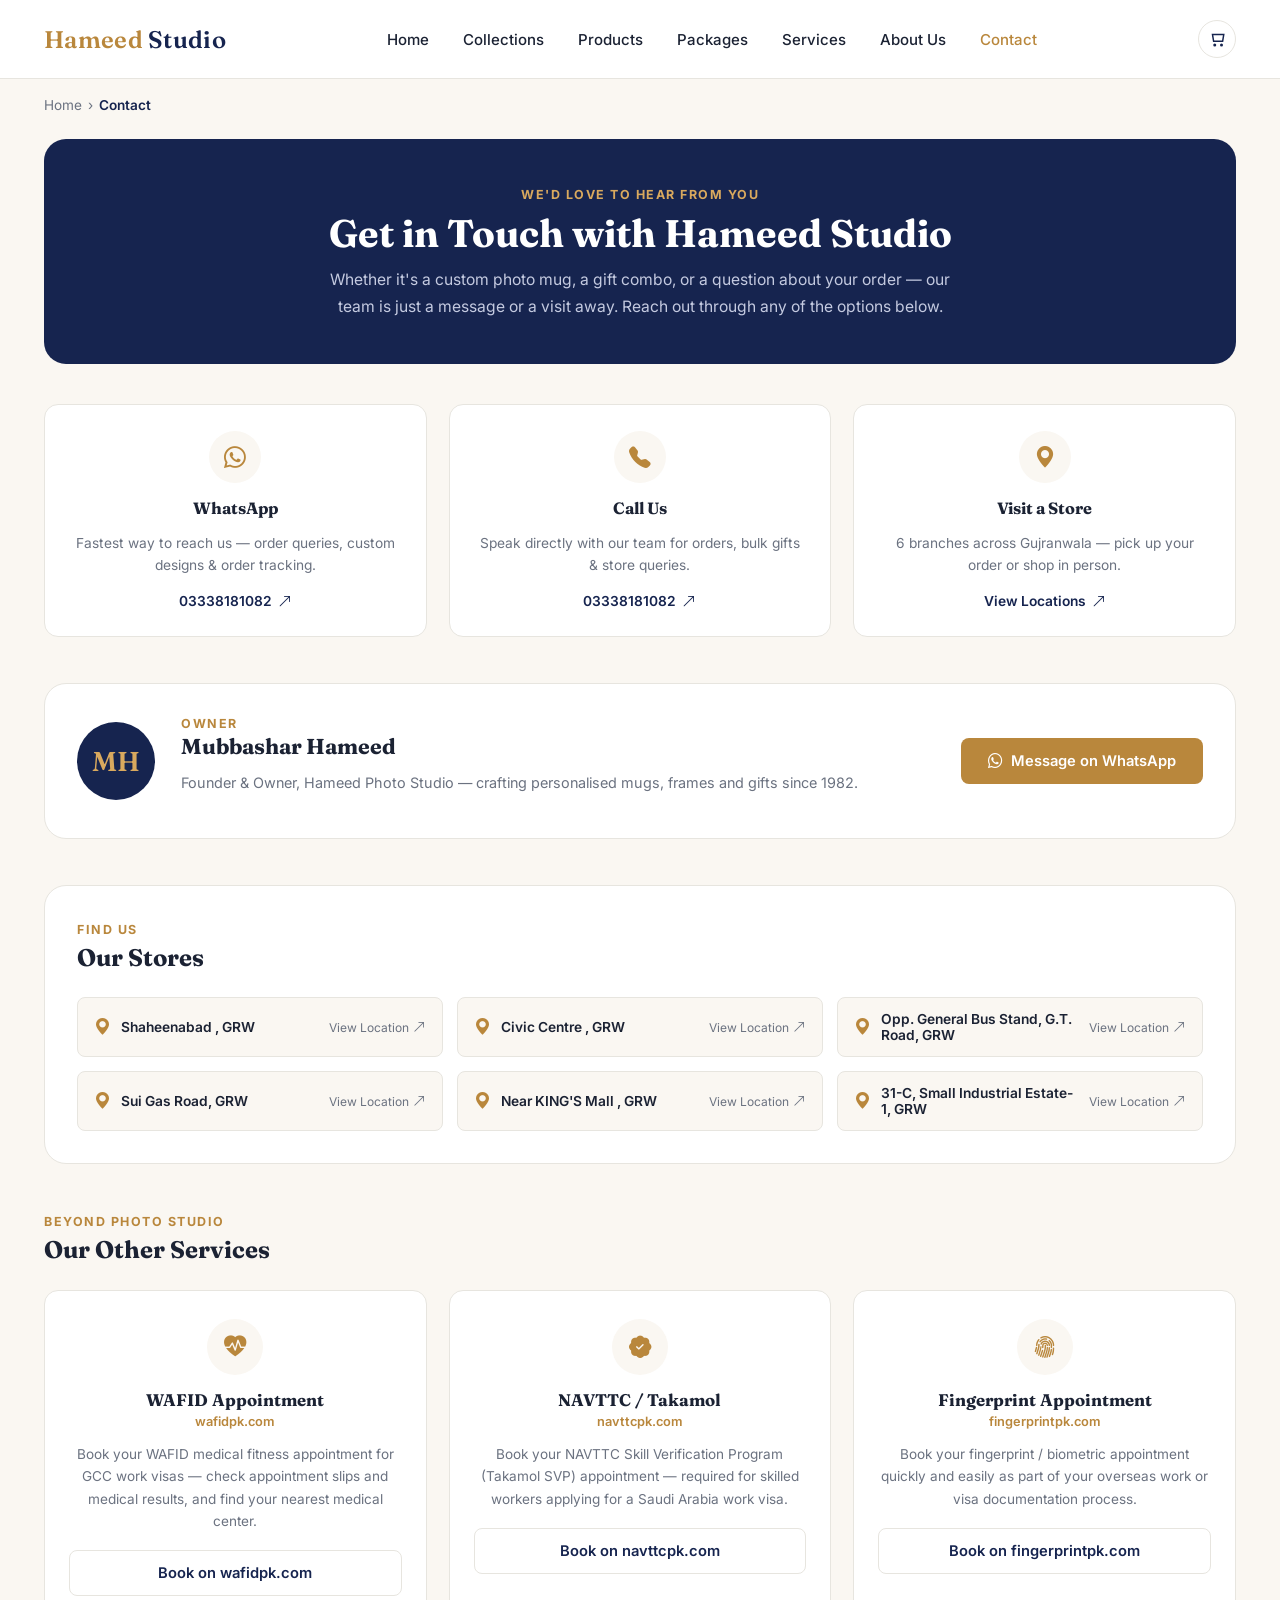
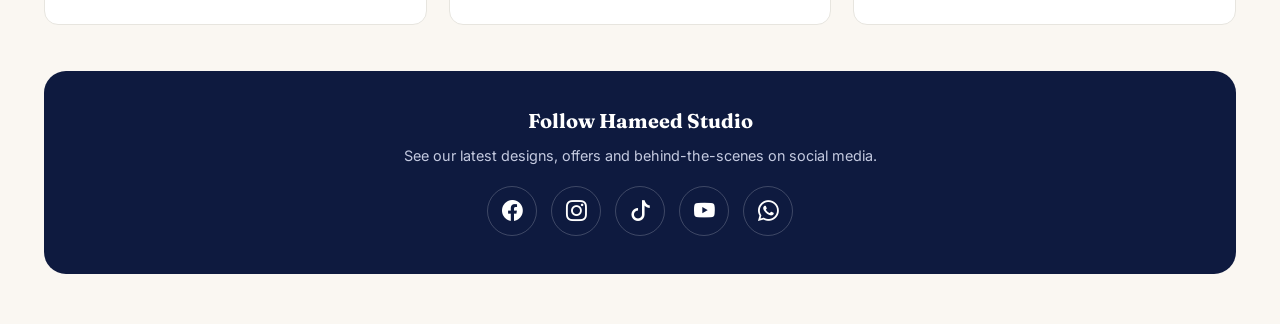
<file: contact.html>
<!DOCTYPE html>
<html lang="en">
<head>
<meta charset="UTF-8">
<meta name="viewport" content="width=device-width, initial-scale=1.0">
  <link rel="icon" type="image/png" href="f.png">
<title>Contact Us — Hameed Photo Studio</title>
<link rel="preconnect" href="https://fonts.googleapis.com">
<link href="https://fonts.googleapis.com/css2?family=Fraunces:wght@500;600;700&family=Inter:wght@400;500;600;700&display=swap" rel="stylesheet">
<link rel="stylesheet" href="https://cdn.jsdelivr.net/npm/bootstrap-icons@1.11.3/font/bootstrap-icons.css">
<link rel="stylesheet" href="css/style.css">
<style>
  /* ---------- Contact page (scoped additions, kept minimal & on-brand) ---------- */
  .contact-hero{
    background:var(--navy);
    border-radius:var(--radius-lg);
    padding:44px 36px;
    margin:26px 0 40px;
    color:#fff;
    text-align:center;
  }
  .contact-hero .eyebrow{color:var(--gold-light);}
  .contact-hero h1{color:#fff;font-size:clamp(1.7rem,3.4vw,2.4rem);margin:8px 0 12px;}
  .contact-hero p{color:#c4cae0;max-width:620px;margin:0 auto;font-size:.98rem;line-height:1.7;}

  .contact-grid{
    display:grid;
    grid-template-columns:repeat(3,1fr);
    gap:22px;
    margin-bottom:46px;
  }
  .contact-card{
    background:#fff;
    border:1px solid var(--border);
    border-radius:var(--radius);
    padding:26px 24px;
    text-align:center;
    transition:box-shadow .15s ease, transform .15s ease;
  }
  .contact-card:hover{box-shadow:var(--shadow);transform:translateY(-3px);}
  .contact-card .icon-circle{
    width:52px;height:52px;
    border-radius:50%;
    background:var(--cream);
    display:flex;align-items:center;justify-content:center;
    margin:0 auto 16px;
  }
  .contact-card .icon-circle i{font-size:1.35rem;color:var(--gold);}
  .contact-card h3{font-size:1.02rem;margin-bottom:6px;}
  .contact-card p{font-size:.86rem;color:var(--muted);margin-bottom:14px;line-height:1.6;}
  .contact-card a.card-link{
    font-size:.86rem;font-weight:600;color:var(--navy);
    display:inline-flex;align-items:center;gap:6px;
  }
  .contact-card a.card-link:hover{color:var(--gold);}

  .owner-strip{
    background:#fff;
    border:1px solid var(--border);
    border-radius:var(--radius-lg);
    padding:32px;
    display:flex;
    align-items:center;
    gap:26px;
    margin-bottom:46px;
    flex-wrap:wrap;
  }
  .owner-avatar{
    width:78px;height:78px;
    border-radius:50%;
    background:var(--navy);
    color:var(--gold-light);
    display:flex;align-items:center;justify-content:center;
    font-family:var(--font-display);
    font-size:1.7rem;
    font-weight:600;
    flex:none;
  }
  .owner-info{flex:1;min-width:220px;}
  .owner-info .eyebrow{display:block;margin-bottom:4px;}
  .owner-info h2{font-size:1.35rem;margin-bottom:4px;}
  .owner-info p{color:var(--muted);font-size:.9rem;}
  .owner-strip .btn{flex:none;}

  .contact-section-head{margin-bottom:26px;}

  .contact-locations{
    background:#fff;
    border:1px solid var(--border);
    border-radius:var(--radius-lg);
    padding:32px;
    margin-bottom:46px;
  }
  /* Store items sit on a light card here (unlike the dark footer),
     so they need their own light-background colors. */
  .contact-locations .store-item{
    background:var(--cream);
    border:1px solid var(--border);
  }
  .contact-locations .store-item:hover{
    background:#fff;
    border-color:var(--gold);
    box-shadow:var(--shadow-sm);
  }
  .contact-locations .store-name{color:var(--text);}
  .contact-locations .store-view{color:var(--muted);}
  .contact-locations .store-item i.bi-geo-alt-fill{color:var(--gold);}

  /* ---------- Other Websites / Services ---------- */
  .services-grid{
    display:grid;
    grid-template-columns:repeat(3,1fr);
    gap:22px;
    margin-bottom:46px;
  }
  .service-card{
    background:#fff;
    border:1px solid var(--border);
    border-radius:var(--radius);
    padding:28px 24px;
    text-align:center;
    transition:box-shadow .15s ease, transform .15s ease;
  }
  .service-card:hover{box-shadow:var(--shadow);transform:translateY(-3px);}
  .service-card .icon-circle{
    width:56px;height:56px;
    border-radius:50%;
    background:var(--cream);
    display:flex;align-items:center;justify-content:center;
    margin:0 auto 16px;
  }
  .service-card .icon-circle i{font-size:1.4rem;color:var(--gold);}
  .service-card h3{font-size:1.05rem;margin-bottom:4px;}
  .service-card .service-domain{
    display:block;
    font-size:.8rem;
    color:var(--gold);
    font-weight:600;
    margin-bottom:12px;
  }
  .service-card p{font-size:.85rem;color:var(--muted);line-height:1.65;margin-bottom:18px;min-height:66px;}
  .service-card .btn{width:100%;}
  @media (max-width:1024px){
    .services-grid{grid-template-columns:1fr 1fr;}
  }
  @media (max-width:768px){
    .services-grid{grid-template-columns:1fr;}
  }

  .contact-social{
    background:var(--navy-dark);
    border-radius:var(--radius-lg);
    padding:38px 32px;
    text-align:center;
    color:#fff;
    margin-bottom:50px;
  }
  .contact-social h3{color:#fff;font-size:1.25rem;margin-bottom:8px;}
  .contact-social p{color:#c4cae0;font-size:.9rem;margin-bottom:22px;}
  .social-row-lg{display:flex;justify-content:center;gap:14px;flex-wrap:wrap;}
  .social-row-lg a{
    width:50px;height:50px;
    border-radius:50%;
    border:1px solid rgba(255,255,255,.2);
    display:flex;align-items:center;justify-content:center;
    transition:background .15s ease, border-color .15s ease, transform .15s ease;
  }
  .social-row-lg a:hover{background:var(--gold);border-color:var(--gold);transform:translateY(-3px);}
  .social-row-lg i{font-size:1.3rem;color:#fff;}

  @media (max-width:1024px){
    .contact-grid{grid-template-columns:repeat(2,1fr);}
  }
  @media (max-width:768px){
    .contact-grid{grid-template-columns:1fr;}
    .owner-strip{flex-direction:column;text-align:center;justify-content:center;}
    .contact-locations,.owner-strip{padding:24px;}
  }
</style>
</head>
<body>
  <header class="site-header">
      <div class="container">
        <a href="index.html" class="logo">Hameed <span>Studio</span></a>
        <nav class="main-nav">
          <a href="index.html" >Home</a>
          <a href="./coll.html">Collections</a>
          <a href="products.html">Products</a>
          <a href="packages.html">Packages</a>
          <a href="services.html">Services</a>
          <a href="about.html">About Us</a>
          <a href="contact.html" class="active">Contact</a>
        </nav>
        <div class="header-icons">
          
          <a href="cart.html" class="icon-btn" aria-label="Cart">
            <svg viewBox="0 0 24 24" fill="none" stroke="currentColor" stroke-width="2">
              <path d="M6 6h15l-1.5 9h-12z" />
              <circle cx="9" cy="20" r="1" />
              <circle cx="18" cy="20" r="1" />
            </svg>
            <span class="cart-count">0</span>
          </a>
        
          <button class="hamburger" aria-label="Menu">
            <svg viewBox="0 0 24 24" fill="none" stroke="currentColor" stroke-width="2">
              <path d="M3 6h18M3 12h18M3 18h18" />
            </svg>
          </button>
        </div>
      </div>
      <nav class="mobile-nav">
        <a href="index.html">Home</a>
        <a href="coll.html">Collections</a>
        <a href="products.html">Products</a>
        <a href="packages.html">Packages</a>
        <a href="services.html">Services</a>
        <a href="about.html">About Us</a>
        <a href="contact.html">Contact</a>
      </nav>
    </header>
<div class="container">
  <div class="breadcrumb">
    <a href="index.html">Home</a><span class="sep">›</span><span class="current">Contact</span>
  </div>

  <!-- Intro -->
  <div class="contact-hero">
    <span class="eyebrow">We'd Love To Hear From You</span>
    <h1>Get in Touch with Hameed Studio</h1>
    <p>Whether it's a custom photo mug, a gift combo, or a question about your order — our team is just a message or a visit away. Reach out through any of the options below.</p>
  </div>

  <!-- Quick contact cards -->
  <div class="contact-grid">
    <div class="contact-card">
      <div class="icon-circle"><i class="bi bi-whatsapp"></i></div>
      <h3>WhatsApp</h3>
      <p>Fastest way to reach us — order queries, custom designs & order tracking.</p>
      <a class="card-link" href="https://wa.me/923338181082" target="_blank" rel="noopener noreferrer">
        03338181082 <i class="bi bi-arrow-up-right"></i>
      </a>
    </div>
    <div class="contact-card">
      <div class="icon-circle"><i class="bi bi-telephone-fill"></i></div>
      <h3>Call Us</h3>
      <p>Speak directly with our team for orders, bulk gifts & store queries.</p>
      <a class="card-link" href="tel:+923338181082">
        03338181082 <i class="bi bi-arrow-up-right"></i>
      </a>
    </div>
    <div class="contact-card">
      <div class="icon-circle"><i class="bi bi-geo-alt-fill"></i></div>
      <h3>Visit a Store</h3>
      <p>6 branches across Gujranwala — pick up your order or shop in person.</p>
      <a class="card-link" href="#contact-locations">
        View Locations <i class="bi bi-arrow-up-right"></i>
      </a>
    </div>
  </div>

  <!-- Owner strip -->
  <div class="owner-strip">
    <div class="owner-avatar">MH</div>
    <div class="owner-info">
      <span class="eyebrow">Owner</span>
      <h2>Mubbashar Hameed</h2>
      <p>Founder &amp; Owner, Hameed Photo Studio — crafting personalised mugs, frames and gifts since 1982.</p>
    </div>
    <a href="https://wa.me/923338181082" target="_blank" rel="noopener noreferrer" class="btn btn-gold">
      <i class="bi bi-whatsapp"></i> Message on WhatsApp
    </a>
  </div>

  <!-- Store locations -->
  <div class="contact-locations" id="contact-locations">
    <div class="contact-section-head">
      <span class="eyebrow">Find Us</span>
      <h2 style="margin-top:6px;">Our Stores</h2>
    </div>
    <div class="store-grid">
      <a class="store-item" href="https://maps.app.goo.gl/Ns7Nab46HfmEYiUe8" target="_blank" rel="noopener noreferrer">
        <i class="bi bi-geo-alt-fill"></i>
        <span class="store-name">Shaheenabad , GRW</span>
        <span class="store-view">View Location <i class="bi bi-arrow-up-right"></i></span>
      </a>
      <a class="store-item" href="https://maps.app.goo.gl/9WUnMPao4esh6DT9A" target="_blank" rel="noopener noreferrer">
        <i class="bi bi-geo-alt-fill"></i>
        <span class="store-name">Civic Centre , GRW</span>
        <span class="store-view">View Location <i class="bi bi-arrow-up-right"></i></span>
      </a>
      <a class="store-item" href="https://maps.app.goo.gl/9Dsx5iBLH7k877bQ9" target="_blank" rel="noopener noreferrer">
        <i class="bi bi-geo-alt-fill"></i>
        <span class="store-name">Opp. General Bus Stand, G.T. Road, GRW</span>
        <span class="store-view">View Location <i class="bi bi-arrow-up-right"></i></span>
      </a>
      <a class="store-item" href="https://maps.app.goo.gl/rNb89twX9jYsZD4z9" target="_blank" rel="noopener noreferrer">
        <i class="bi bi-geo-alt-fill"></i>
        <span class="store-name">Sui Gas Road, GRW</span>
        <span class="store-view">View Location <i class="bi bi-arrow-up-right"></i></span>
      </a>
      <a class="store-item" href="https://maps.app.goo.gl/7EHVBnwbSZJgqomSA" target="_blank" rel="noopener noreferrer">
        <i class="bi bi-geo-alt-fill"></i>
        <span class="store-name">Near KING'S Mall , GRW</span>
        <span class="store-view">View Location <i class="bi bi-arrow-up-right"></i></span>
      </a>
      <a class="store-item" href="https://maps.app.goo.gl/yhW7ZsPJetTutuQg9" target="_blank" rel="noopener noreferrer">
        <i class="bi bi-geo-alt-fill"></i>
        <span class="store-name">31-C, Small Industrial Estate-1, GRW</span>
        <span class="store-view">View Location <i class="bi bi-arrow-up-right"></i></span>
      </a>
    </div>
  </div>

  <!-- Our Other Services -->
  <div class="contact-section-head">
    <span class="eyebrow">Beyond Photo Studio</span>
    <h2 style="margin-top:6px;">Our Other Services</h2>
  </div>
  <div class="services-grid">
    <div class="service-card">
      <div class="icon-circle"><i class="bi bi-heart-pulse-fill"></i></div>
      <h3>WAFID Appointment</h3>
      <span class="service-domain">wafidpk.com</span>
      <p>Book your WAFID medical fitness appointment for GCC work visas — check appointment slips and medical results, and find your nearest medical center.</p>
      <a href="https://wafidpk.com" target="_blank" rel="noopener noreferrer" class="btn btn-outline">Book on wafidpk.com</a>
    </div>
    <div class="service-card">
      <div class="icon-circle"><i class="bi bi-patch-check-fill"></i></div>
      <h3>NAVTTC / Takamol</h3>
      <span class="service-domain">navttcpk.com</span>
      <p>Book your NAVTTC Skill Verification Program (Takamol SVP) appointment — required for skilled workers applying for a Saudi Arabia work visa.</p>
      <a href="https://navttcpk.com" target="_blank" rel="noopener noreferrer" class="btn btn-outline">Book on navttcpk.com</a>
    </div>
    <div class="service-card">
      <div class="icon-circle"><i class="bi bi-fingerprint"></i></div>
      <h3>Fingerprint Appointment</h3>
      <span class="service-domain">fingerprintpk.com</span>
      <p>Book your fingerprint / biometric appointment quickly and easily as part of your overseas work or visa documentation process.</p>
      <a href="https://fingerprintpk.com" target="_blank" rel="noopener noreferrer" class="btn btn-outline">Book on fingerprintpk.com</a>
    </div>
  </div>

  <!-- Social -->
  <div class="contact-social">
    <h3>Follow Hameed Studio</h3>
    <p>See our latest designs, offers and behind-the-scenes on social media.</p>
    <div class="social-row-lg">
      <a href="https://www.facebook.com/share/1FpU9w5zaE/?mibextid=wwXIfr" target="_blank" rel="noopener noreferrer" aria-label="Facebook"><i class="bi bi-facebook"></i></a>
      <a href="https://www.instagram.com/photohome92?utm_source=ig_web_button_share_sheet&igsh=ZDNlZDc0MzIxNw==" target="_blank" rel="noopener noreferrer" aria-label="Instagram"><i class="bi bi-instagram"></i></a>
      <a href="https://www.tiktok.com/@mubbasharhameed?_r=1&_d=el9mgd0d287khg&sec_uid=MS4wLjABAAAAEWGDdGhFYpXPYLI64K3etRBabU9BoQK030XQkEzIUqg5eX-70fOCUuhP2rF45krd&share_author_id=6718066188109317126&sharer_language=en&source=h5_m&u_code=d7ci6beak2mieh&item_author_type=1&utm_source=copy&tt_from=copy&enable_checksum=1&utm_medium=ios&share_link_id=FFA231FA-F292-4E8D-B7E1-EBB115551BD9&user_id=6718066188109317126&sec_user_id=MS4wLjABAAAAEWGDdGhFYpXPYLI64K3etRBabU9BoQK030XQkEzIUqg5eX-70fOCUuhP2rF45krd&social_share_type=4&ug_btm=b8727,b0&utm_campaign=client_share&share_app_id=1233" target="_blank" rel="noopener noreferrer" aria-label="TikTok"><i class="bi bi-tiktok"></i></a>
      <a href="https://youtube.com/@hameedphotostudio9298?si=7_X4aQQ2ddpOKIj0" target="_blank" rel="noopener noreferrer" aria-label="YouTube"><i class="bi bi-youtube"></i></a>
      <a href="https://wa.me/923338181082" target="_blank" rel="noopener noreferrer" aria-label="WhatsApp"><i class="bi bi-whatsapp"></i></a>
    </div>
  </div>
</div>

<script src="js/cart.js"></script>
<script src="js/main.js"></script>
<script>
  /* Smooth, controlled-speed scroll for the "Visit a Store" jump link.
     The browser's default scroll-behavior:smooth can feel jumpy over
     long distances, so we animate it manually with easing instead. */
  function smoothScrollTo(targetEl, duration = 700) {
    const startY = window.scrollY;
    const targetY = targetEl.getBoundingClientRect().top + startY - 90; // header offset
    const distance = targetY - startY;
    const startTime = performance.now();

    function easeInOutQuad(t) {
      return t < 0.5 ? 2 * t * t : 1 - Math.pow(-2 * t + 2, 2) / 2;
    }

    function step(now) {
      const elapsed = now - startTime;
      const progress = Math.min(elapsed / duration, 1);
      window.scrollTo(0, startY + distance * easeInOutQuad(progress));
      if (progress < 1) requestAnimationFrame(step);
    }
    requestAnimationFrame(step);
  }

  document.querySelectorAll('a[href="#contact-locations"]').forEach(link => {
    link.addEventListener("click", (e) => {
      const target = document.getElementById("contact-locations");
      if (!target) return;
      e.preventDefault();
      smoothScrollTo(target, 700);
    });
  });
</script>
</body>
</html>
</file>
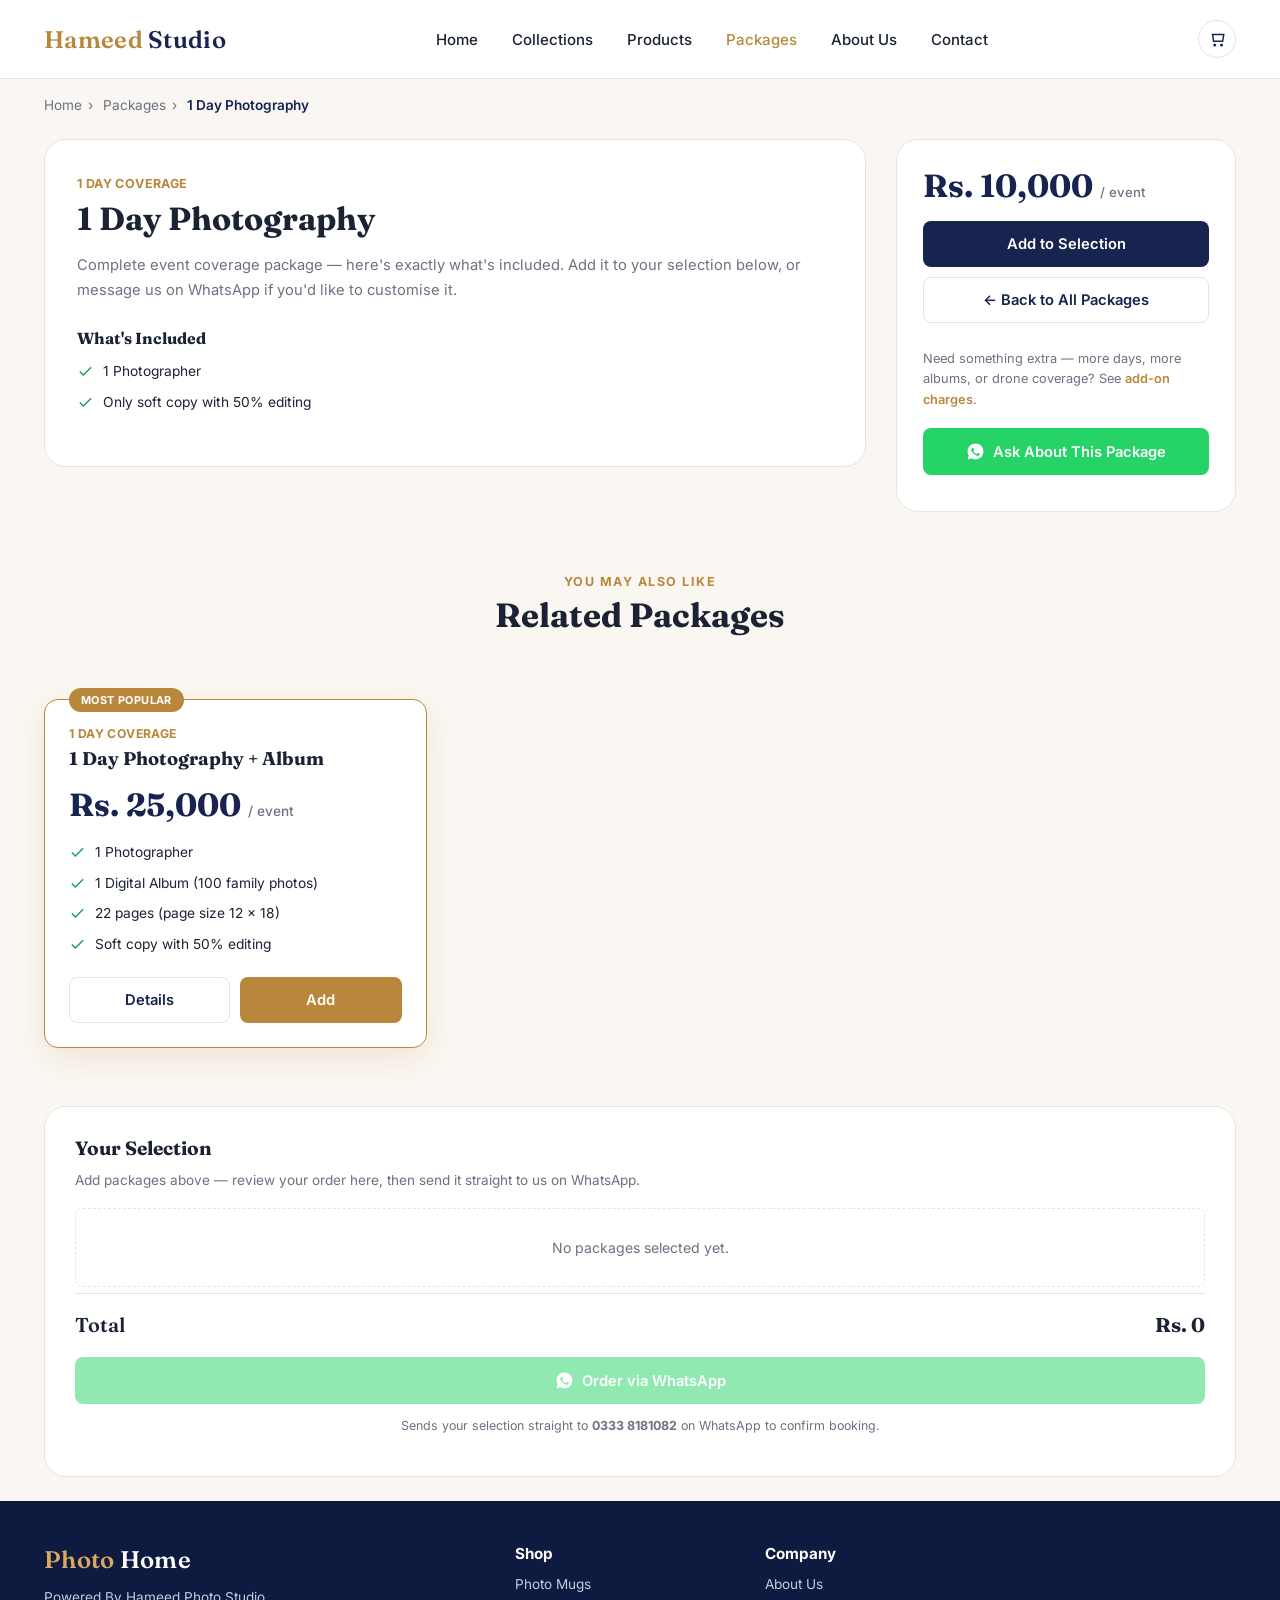
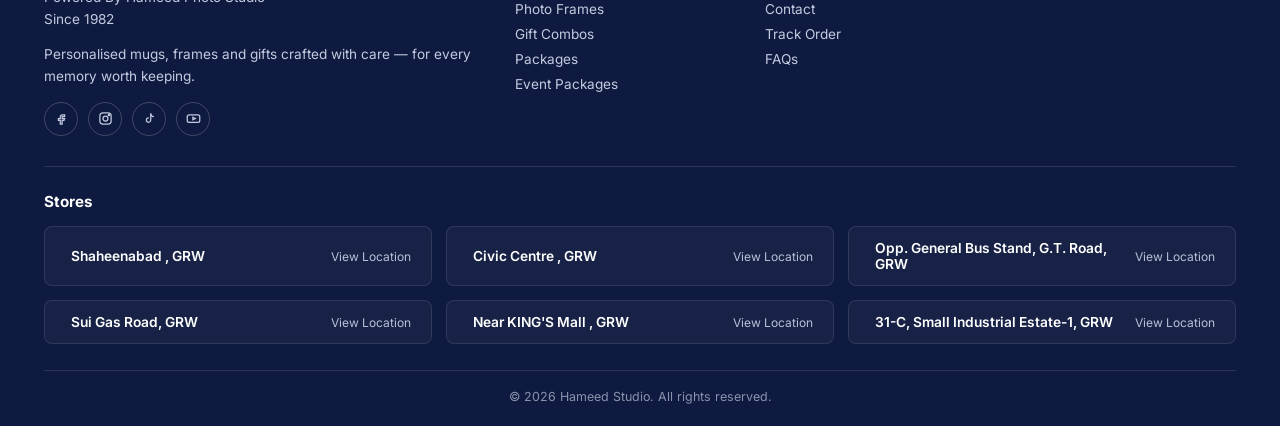
<file: package-detail.html>
<!DOCTYPE html>
<html lang="en">
<head>
<meta charset="UTF-8">
<meta name="viewport" content="width=device-width, initial-scale=1.0">
  <link rel="icon" type="image/png" sizes="32x32" href="/f.png">
  <link rel="apple-touch-icon" href="/f.png">
<title id="page-title">Package — Hameed Studio</title>
<link rel="preconnect" href="https://fonts.googleapis.com">
<link href="https://fonts.googleapis.com/css2?family=Fraunces:wght@500;600;700&family=Inter:wght@400;500;600;700&display=swap" rel="stylesheet">
<link rel="stylesheet" href="css/style.css">
</head>
<body>
  <header class="site-header">
      <div class="container">
        <a href="index.html" class="logo">Hameed <span>Studio</span></a>
        <nav class="main-nav">
          <a href="index.html">Home</a>
          <a href="./coll.html">Collections</a>
          <a href="products.html">Products</a>
          <a href="packages.html" class="active">Packages</a>
          <a href="about.html">About Us</a>
          <a href="contact.html">Contact</a>
        </nav>
        <div class="header-icons">
          <a href="cart.html" class="icon-btn" aria-label="Cart">
            <svg viewBox="0 0 24 24" fill="none" stroke="currentColor" stroke-width="2">
              <path d="M6 6h15l-1.5 9h-12z" />
              <circle cx="9" cy="20" r="1" />
              <circle cx="18" cy="20" r="1" />
            </svg>
            <span class="cart-count">0</span>
          </a>
          <button class="hamburger" aria-label="Menu">
            <svg viewBox="0 0 24 24" fill="none" stroke="currentColor" stroke-width="2">
              <path d="M3 6h18M3 12h18M3 18h18" />
            </svg>
          </button>
        </div>
      </div>
      <nav class="mobile-nav">
        <a href="index.html">Home</a>
        <a href="coll.html">Collections</a>
        <a href="products.html">Products</a>
        <a href="packages.html" class="active">Packages</a>
        <a href="about.html">About Us</a>
        <a href="contact.html">Contact</a>
      </nav>
    </header>

<div class="container">
  <div class="breadcrumb">
    <a href="index.html">Home</a><span class="sep">›</span>
    <a href="packages.html">Packages</a><span class="sep">›</span>
    <span class="current" id="crumb-name">Package</span>
  </div>

  <div class="pkg-detail-layout" id="pkg-detail-root"></div>

  <section class="section" id="related-section">
    <div class="section-head">
      <span class="eyebrow">You May Also Like</span>
      <h2>Related Packages</h2>
    </div>
    <div class="pkg-grid" id="related-pkg-grid"></div>
  </section>

  <div class="pkg-order-section" id="pkg-order-section">
    <div class="pkg-order-head">
      <h3>Your Selection</h3>
      <p>Add packages above — review your order here, then send it straight to us on WhatsApp.</p>
    </div>
    <div id="pkg-selection-empty" class="pkg-selection-empty">No packages selected yet.</div>
    <div id="pkg-selection-list" class="pkg-selection-list"></div>
    <div class="pkg-order-total-row">
      <span>Total</span>
      <b id="pkg-selection-total">Rs. 0</b>
    </div>
    <a href="#" id="pkg-whatsapp-btn" class="btn btn-whatsapp btn-block disabled" target="_blank" rel="noopener noreferrer" aria-disabled="true">
      <svg viewBox="0 0 24 24" fill="currentColor"><path d="M12 2C6.48 2 2 6.48 2 12c0 1.9.53 3.68 1.44 5.2L2 22l4.94-1.4C8.4 21.47 10.15 22 12 22c5.52 0 10-4.48 10-10S17.52 2 12 2zm5.2 14.15c-.22.62-1.28 1.19-1.77 1.24-.45.05-1.02.07-1.65-.1-.38-.11-.87-.27-1.5-.53-2.64-1.14-4.36-3.8-4.5-3.98-.13-.18-1.08-1.43-1.08-2.73s.68-1.93.92-2.2c.24-.26.53-.33.7-.33.18 0 .35 0 .5.01.16.01.38-.06.6.46.22.53.75 1.83.82 1.96.07.13.11.29.02.47-.09.18-.13.29-.26.44-.13.16-.28.35-.4.47-.13.13-.27.28-.12.55.16.26.7 1.16 1.51 1.88 1.04.93 1.92 1.22 2.18 1.36.26.13.42.11.57-.07.16-.18.66-.77.84-1.03.18-.26.35-.22.59-.13.24.09 1.53.72 1.79.86.26.13.44.2.5.31.07.11.07.65-.15 1.27z"/></svg>
      Order via WhatsApp
    </a>
    <p class="pkg-order-note">Sends your selection straight to <b>0333 8181082</b> on WhatsApp to confirm booking.</p>
  </div>
</div>

<div class="pkg-floating" id="pkg-floating-btn" style="display:none;">
  <svg viewBox="0 0 24 24" fill="none" stroke="currentColor" stroke-width="2"><path d="M6 6h15l-1.5 9h-12z"/><circle cx="9" cy="20" r="1"/><circle cx="18" cy="20" r="1"/></svg>
  <span><span id="pkg-floating-count">0</span> selected · <span id="pkg-floating-total">Rs. 0</span></span>
</div>

    <footer class="site-footer" id="footer-section">
      <div class="container">
        <div class="footer-grid">
          <div>
                <a href="index.html" class="logo" style="color: #d9a95e;">Photo <span style="color: #fff;">Home</span></a>
            <p>Powered By Hameed Photo Studio <br> Since 1982</p>
                <p>Personalised mugs, frames and gifts crafted with care — for every memory worth keeping.</p>
            <div class="social-row">
              <a href="https://www.facebook.com/share/1FpU9w5zaE/?mibextid=wwXIfr" aria-label="Facebook"><svg viewBox="0 0 24 24" fill="none" stroke="currentColor"
                  stroke-width="2">
                  <path d="M14 9h3V6h-3a4 4 0 00-4 4v2H7v3h3v6h3v-6h3l1-3h-4v-2a1 1 0 011-1z" />
                </svg></a>
              <a href="https://www.instagram.com/photohome92?utm_source=ig_web_button_share_sheet&igsh=ZDNlZDc0MzIxNw==" aria-label="Instagram"><svg viewBox="0 0 24 24" fill="none" stroke="currentColor"
                  stroke-width="2">
                  <rect x="3" y="3" width="18" height="18" rx="5" />
                  <circle cx="12" cy="12" r="4" />
                  <circle cx="17.5" cy="6.5" r="1" />
                </svg></a>
              <a href="https://www.tiktok.com/@mubbasharhameed?_r=1&_d=el9mgd0d287khg&sec_uid=MS4wLjABAAAAEWGDdGhFYpXPYLI64K3etRBabU9BoQK030XQkEzIUqg5eX-70fOCUuhP2rF45krd&share_author_id=6718066188109317126&sharer_language=en&source=h5_m&u_code=d7ci6beak2mieh&item_author_type=1&utm_source=copy&tt_from=copy&enable_checksum=1&utm_medium=ios&share_link_id=FFA231FA-F292-4E8D-B7E1-EBB115551BD9&user_id=6718066188109317126&sec_user_id=MS4wLjABAAAAEWGDdGhFYpXPYLI64K3etRBabU9BoQK030XQkEzIUqg5eX-70fOCUuhP2rF45krd&social_share_type=4&ug_btm=b8727,b0&utm_campaign=client_share&share_app_id=1233" aria-label="TikTok"><svg viewBox="0 0 24 24" fill="none" stroke="currentColor"
                  stroke-width="2">
                  <path d="M14 4v10.5a3.5 3.5 0 11-3-3.46" />
                  <path d="M14 4a5 5 0 005 5" />
                </svg></a>
              <a href="https://youtube.com/@hameedphotostudio9298?si=7_X4aQQ2ddpOKIj0" aria-label="YouTube"><svg viewBox="0 0 24 24" fill="none" stroke="currentColor"
                  stroke-width="2">
                  <rect x="2" y="6" width="20" height="12" rx="3" />
                  <path d="M11 10l4 2-4 2z" />
                </svg></a>
            </div>
          </div>
          <div>
            <h4>Shop</h4>
            <ul>
              <li><a href="products.html">Photo Mugs</a></li>
              <li><a href="products.html">Photo Frames</a></li>
              <li><a href="products.html">Gift Combos</a></li>
              <li><a href="packages.html">Packages</a></li>
              <li><a href="packages.html">Event Packages</a></li>
            </ul>
          </div>
          <div>
            <h4>Company</h4>
            <ul>
              <li><a href="about.html">About Us</a></li>
              <li><a href="contact.html">Contact</a></li>
              <li><a href="contact.html">Track Order</a></li>
              <li><a href="about.html">FAQs</a></li>
            </ul>
          </div>
        </div>

        <div class="footer-stores">
          <h4>Stores</h4>
          <div class="store-grid">
            <a class="store-item" href="https://maps.app.goo.gl/Ns7Nab46HfmEYiUe8" target="_blank" rel="noopener noreferrer">
              <i class="bi bi-geo-alt-fill"></i>
              <span class="store-name">Shaheenabad , GRW</span>
              <span class="store-view">View Location <i class="bi bi-arrow-up-right"></i></span>
            </a>
            <a class="store-item" href="https://maps.app.goo.gl/9WUnMPao4esh6DT9A" target="_blank" rel="noopener noreferrer">
              <i class="bi bi-geo-alt-fill"></i>
              <span class="store-name">Civic Centre , GRW</span>
              <span class="store-view">View Location <i class="bi bi-arrow-up-right"></i></span>
            </a>
            <a class="store-item" href="https://maps.app.goo.gl/9Dsx5iBLH7k877bQ9" target="_blank" rel="noopener noreferrer">
              <i class="bi bi-geo-alt-fill"></i>
              <span class="store-name"> Opp. General Bus Stand, G.T. Road, GRW</span>
              <span class="store-view">View Location <i class="bi bi-arrow-up-right"></i></span>
            </a>
            <a class="store-item" href="https://maps.app.goo.gl/rNb89twX9jYsZD4z9" target="_blank" rel="noopener noreferrer">
              <i class="bi bi-geo-alt-fill"></i>
              <span class="store-name">Sui Gas Road, GRW</span>
              <span class="store-view">View Location <i class="bi bi-arrow-up-right"></i></span>
            </a>
            <a class="store-item" href="https://maps.app.goo.gl/7EHVBnwbSZJgqomSA" target="_blank" rel="noopener noreferrer">
              <i class="bi bi-geo-alt-fill"></i>
              <span class="store-name">Near KING'S Mall , GRW</span>
              <span class="store-view">View Location <i class="bi bi-arrow-up-right"></i></span>
            </a>
            <a class="store-item" href="https://maps.app.goo.gl/yhW7ZsPJetTutuQg9" target="_blank" rel="noopener noreferrer">
              <i class="bi bi-geo-alt-fill"></i>
              <span class="store-name">31-C, Small Industrial Estate-1, GRW</span>
              <span class="store-view">View Location <i class="bi bi-arrow-up-right"></i></span>
            </a>
          </div>
        </div>

        <div class="footer-bottom">© 2026 Hameed Studio. All rights reserved.</div>
      </div>
    </footer>

<script src="js/packages.js"></script>
<script src="js/cart.js"></script>
<script src="js/main.js"></script>
<script src="js/pkg-selection.js"></script>
<script>
  const params = new URLSearchParams(location.search);
  const pkg = PACKAGES.find(p => p.id === params.get("id")) || PACKAGES[0];

  document.getElementById("page-title").textContent = pkg.title + " — Hameed Studio";
  document.getElementById("crumb-name").textContent = pkg.title;

  const pkgCheckIcon = `<svg viewBox="0 0 24 24" fill="none" stroke="currentColor" stroke-width="2"><path d="M20 6L9 17l-5-5"/></svg>`;

  function renderDetail() {
    document.getElementById("pkg-detail-root").innerHTML = `
      <div class="pkg-detail-main">
        <span class="pkg-detail-badge">${pkg.duration}</span>
        <h1>${pkg.title}</h1>
        <p class="pkg-detail-desc">Complete event coverage package — here's exactly what's included. Add it to your selection below, or message us on WhatsApp if you'd like to customise it.</p>
        <h4>What's Included</h4>
        <ul class="pkg-features">
          ${pkg.features.map(f => `<li>${pkgCheckIcon}<span>${f}</span></li>`).join("")}
        </ul>
      </div>
      <div class="pkg-detail-side">
        <div class="pkg-detail-price">${formatRs(pkg.price)} <span>/ event</span></div>
        <button type="button" class="btn btn-primary btn-block add-pkg-btn"
          data-key="${pkg.id}" data-label="${pkg.title.replace(/"/g, "&quot;")}" data-price="${pkg.price}">
          Add to Selection
        </button>
        <a href="packages.html" class="btn btn-outline btn-block">← Back to All Packages</a>
        <p class="pkg-detail-note">Need something extra — more days, more albums, or drone coverage? See <a href="packages.html#pkg-addons">add-on charges</a>.</p>
        <a href="${buildSingleWhatsappLink(pkg)}" class="btn btn-whatsapp btn-block" target="_blank" rel="noopener noreferrer">
          <svg viewBox="0 0 24 24" fill="currentColor"><path d="M12 2C6.48 2 2 6.48 2 12c0 1.9.53 3.68 1.44 5.2L2 22l4.94-1.4C8.4 21.47 10.15 22 12 22c5.52 0 10-4.48 10-10S17.52 2 12 2zm5.2 14.15c-.22.62-1.28 1.19-1.77 1.24-.45.05-1.02.07-1.65-.1-.38-.11-.87-.27-1.5-.53-2.64-1.14-4.36-3.8-4.5-3.98-.13-.18-1.08-1.43-1.08-2.73s.68-1.93.92-2.2c.24-.26.53-.33.7-.33.18 0 .35 0 .5.01.16.01.38-.06.6.46.22.53.75 1.83.82 1.96.07.13.11.29.02.47-.09.18-.13.29-.26.44-.13.16-.28.35-.4.47-.13.13-.27.28-.12.55.16.26.7 1.16 1.51 1.88 1.04.93 1.92 1.22 2.18 1.36.26.13.42.11.57-.07.16-.18.66-.77.84-1.03.18-.26.35-.22.59-.13.24.09 1.53.72 1.79.86.26.13.44.2.5.31.07.11.07.65-.15 1.27z"/></svg>
          Ask About This Package
        </a>
      </div>
    `;
  }

  renderDetail();

  // Related packages: same group, excluding the current one
  const related = PACKAGES.filter(p => p.group === pkg.group && p.id !== pkg.id).slice(0, 3);
  if (related.length) {
    document.getElementById("related-pkg-grid").innerHTML = related.map(packageCardHTML).join("");
  } else {
    document.getElementById("related-section").style.display = "none";
  }
</script>
</body>
</html>
</file>
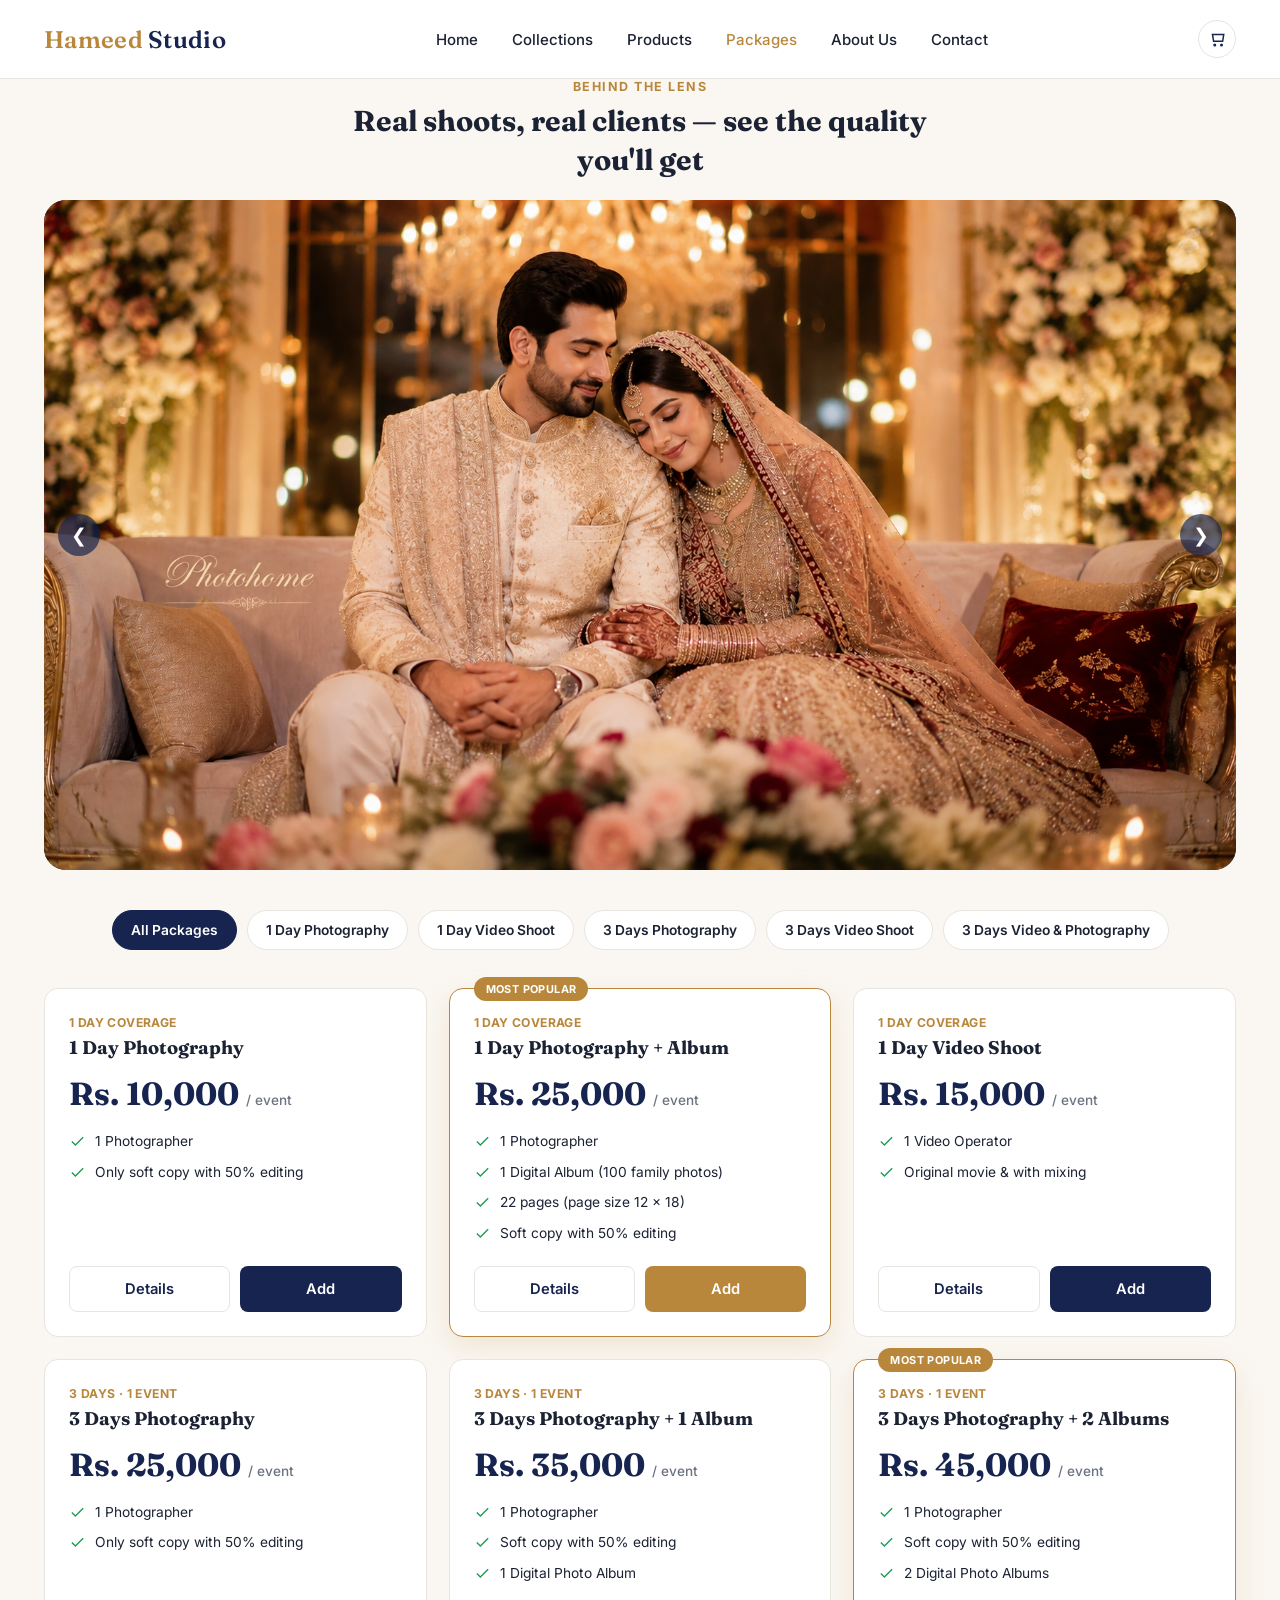
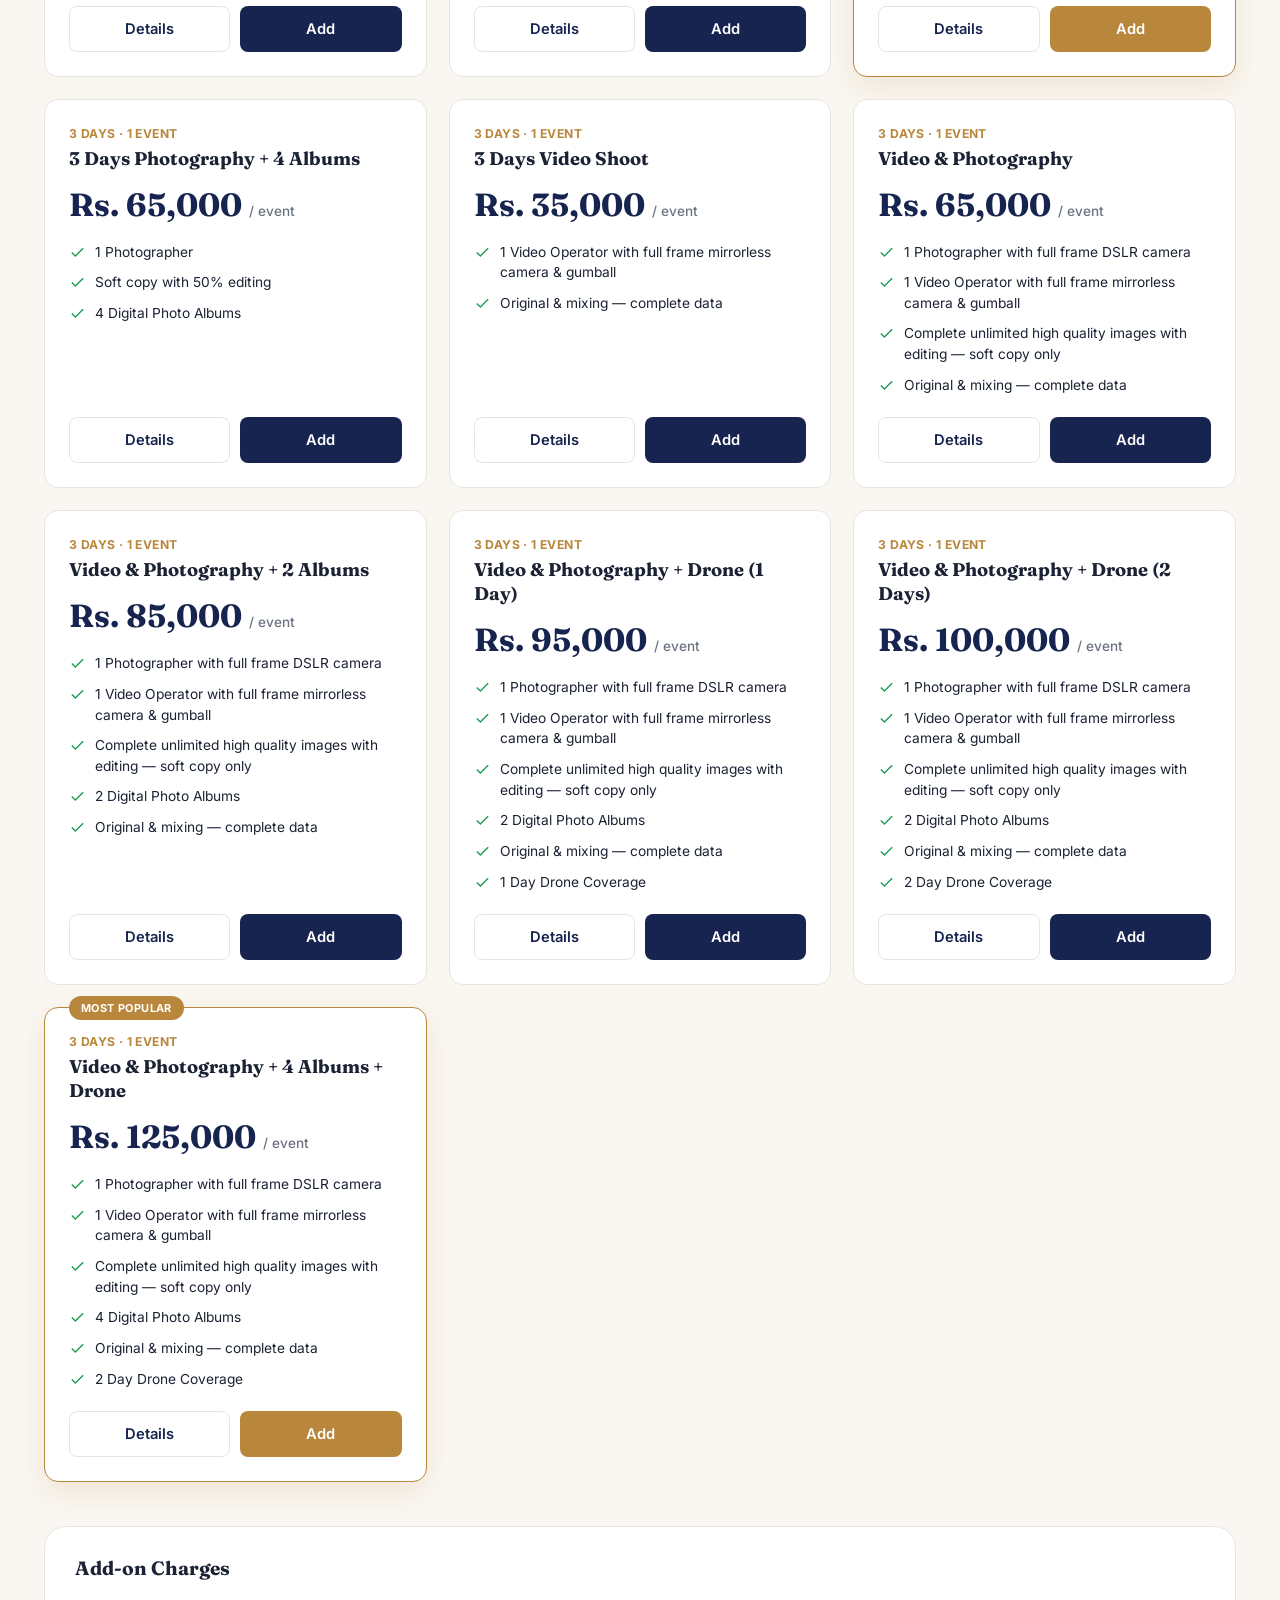
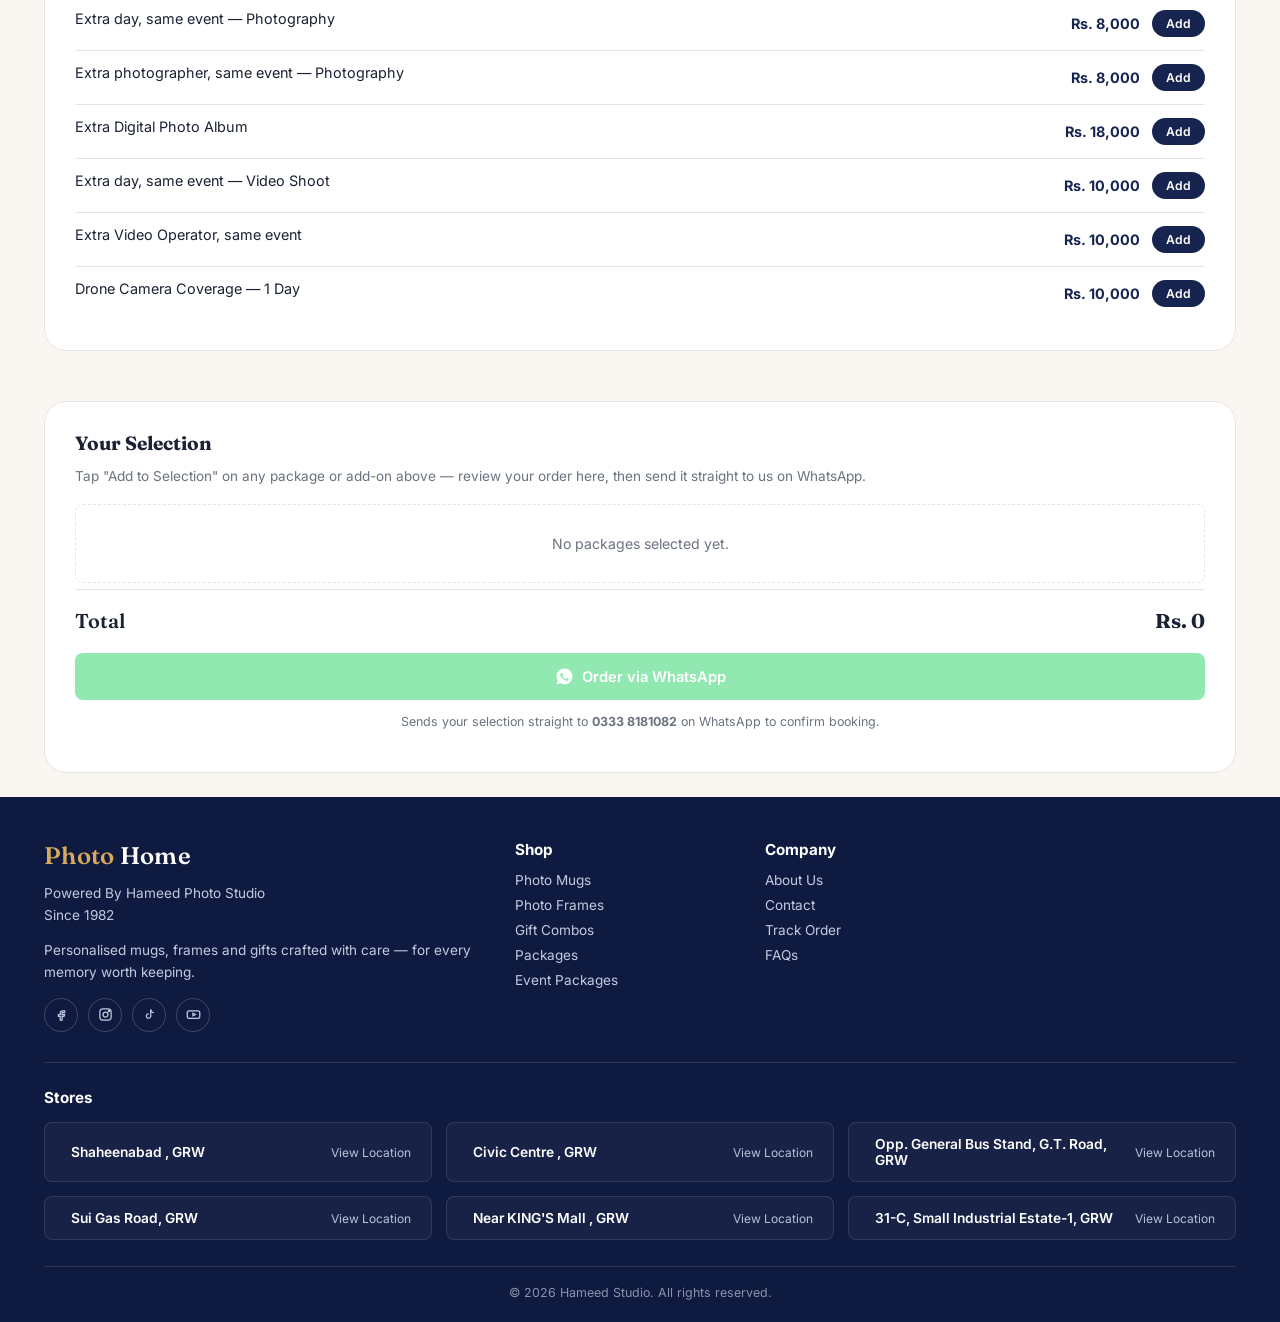
<file: packages.html>
<!DOCTYPE html>
<html lang="en">
<head>
<meta charset="UTF-8">
<meta name="viewport" content="width=device-width, initial-scale=1.0">
<title>Photography &amp; Videography Packages — Hameed Studio</title>
<link rel="preconnect" href="https://fonts.googleapis.com">
<link href="https://fonts.googleapis.com/css2?family=Fraunces:wght@500;600;700&family=Inter:wght@400;500;600;700&display=swap" rel="stylesheet">
<link rel="stylesheet" href="css/style.css">
<style>
  /* ---------- Sample work slider — 16:9, arrows, touch, autoplay ---------- */
  .gallery-slider {
    position: relative;
    margin: 8px 0 40px;
    border-radius: var(--radius-lg, 16px);
    overflow: hidden;
    background: #0f1f4d;
    user-select: none;
  }
  .gallery-slider-viewport {
    width: 100%;
    aspect-ratio: 16 / 9;
    overflow: hidden;
  }
  .gallery-slider-track {
    display: flex;
    height: 100%;
    transition: transform .45s ease;
  }
  .gallery-slider-track .slide {
    flex: 0 0 100%;
    height: 100%;
    display: flex;
    align-items: center;
    justify-content: center;
  }
  .gallery-slider-track .slide img {
    width: 100%;
    height: 100%;
    object-fit: contain;   /* full image visible, nothing cropped */
    display: block;
    pointer-events: none;
  }
  .gallery-slider-btn {
    position: absolute;
    top: 50%;
    transform: translateY(-50%);
    width: 42px;
    height: 42px;
    border-radius: 50%;
    background: rgba(15, 31, 77, .65);
    color: #fff;
    border: none;
    display: flex;
    align-items: center;
    justify-content: center;
    cursor: pointer;
    font-size: 1.2rem;
    z-index: 2;
    transition: background .2s ease, opacity .2s ease;
  }
  .gallery-slider-btn:hover {
    background: rgba(15, 31, 77, .9);
  }
  .gallery-slider-btn:disabled {
    opacity: .4;
    cursor: default;
    pointer-events: none;
  }
  .gallery-slider-btn.prev { left: 14px; }
  .gallery-slider-btn.next { right: 14px; }
  .gallery-slider-dots {
    position: absolute;
    bottom: 14px;
    left: 0;
    right: 0;
    display: flex;
    justify-content: center;
    gap: 8px;
    z-index: 2;
  }
  .gallery-slider-dots button {
    width: 8px;
    height: 8px;
    border-radius: 50%;
    background: rgba(255, 255, 255, .5);
    border: none;
    padding: 0;
    cursor: pointer;
    transition: background .2s ease, width .2s ease;
  }
  .gallery-slider-dots button.active {
    background: #fff;
    width: 22px;
    border-radius: 5px;
  }
  @media (max-width: 768px) {
    .gallery-slider-btn { width: 34px; height: 34px; font-size: 1rem; }
  }

  .gallery-slider-heading {
    text-align: center;
    max-width: 640px;
    margin: 0 auto 20px;
  }
  .gallery-slider-heading .eyebrow {
    display: block;
    margin-bottom: 8px;
  }
  .gallery-slider-heading h2 {
    font-family: 'Fraunces', serif;
    font-size: clamp(1.3rem, 2.6vw, 1.8rem);
    line-height: 1.35;
    margin: 0;
  }
</style>
</head>
<body>
  <header class="site-header">
      <div class="container">
        <a href="index.html" class="logo">Hameed <span>Studio</span></a>
        <nav class="main-nav">
          <a href="index.html">Home</a>
          <a href="./coll.html">Collections</a>
          <a href="products.html">Products</a>
          <a href="packages.html" class="active">Packages</a>
          <a href="about.html">About Us</a>
          <a href="contact.html">Contact</a>
        </nav>
        <div class="header-icons">
          <a href="cart.html" class="icon-btn" aria-label="Cart">
            <svg viewBox="0 0 24 24" fill="none" stroke="currentColor" stroke-width="2">
              <path d="M6 6h15l-1.5 9h-12z" />
              <circle cx="9" cy="20" r="1" />
              <circle cx="18" cy="20" r="1" />
            </svg>
            <span class="cart-count">0</span>
          </a>
          <button class="hamburger" aria-label="Menu">
            <svg viewBox="0 0 24 24" fill="none" stroke="currentColor" stroke-width="2">
              <path d="M3 6h18M3 12h18M3 18h18" />
            </svg>
          </button>
        </div>
      </div>
      <nav class="mobile-nav">
        <a href="index.html">Home</a>
        <a href="coll.html">Collections</a>
        <a href="products.html">Products</a>
        <a href="packages.html" class="active">Packages</a>
        <a href="services.html">Services</a>
        <a href="about.html">About Us</a>
        <a href="contact.html">Contact</a>
      </nav>
    </header>

<div class="container">
  


  <div class="gallery-slider-heading">
    <span class="eyebrow">Behind the Lens</span>
    <h2>Real shoots, real clients — see the quality you'll get</h2>
  </div>

  <div class="gallery-slider" id="gallerySlider">
    <div class="gallery-slider-viewport">
      <div class="gallery-slider-track" id="gallerySliderTrack"></div>
    </div>
    <button class="gallery-slider-btn prev" aria-label="Previous image">&#10094;</button>
    <button class="gallery-slider-btn next" aria-label="Next image">&#10095;</button>
    <div class="gallery-slider-dots" id="gallerySliderDots"></div>
  </div>

  <div class="pkg-tabs" id="pkg-tabs"></div>

  <div class="pkg-grid" id="pkg-grid"></div>

  <div class="pkg-addons" id="pkg-addons">
    <h3>Add-on Charges</h3>
    <ul id="pkg-addons-list"></ul>
  </div>

  <div class="pkg-order-section" id="pkg-order-section">
    <div class="pkg-order-head">
      <h3>Your Selection</h3>
      <p>Tap "Add to Selection" on any package or add-on above — review your order here, then send it straight to us on WhatsApp.</p>
    </div>
    <div id="pkg-selection-empty" class="pkg-selection-empty">No packages selected yet.</div>
    <div id="pkg-selection-list" class="pkg-selection-list"></div>
    <div class="pkg-order-total-row">
      <span>Total</span>
      <b id="pkg-selection-total">Rs. 0</b>
    </div>
    <a href="#" id="pkg-whatsapp-btn" class="btn btn-whatsapp btn-block disabled" target="_blank" rel="noopener noreferrer" aria-disabled="true">
      <svg viewBox="0 0 24 24" fill="currentColor"><path d="M12 2C6.48 2 2 6.48 2 12c0 1.9.53 3.68 1.44 5.2L2 22l4.94-1.4C8.4 21.47 10.15 22 12 22c5.52 0 10-4.48 10-10S17.52 2 12 2zm5.2 14.15c-.22.62-1.28 1.19-1.77 1.24-.45.05-1.02.07-1.65-.1-.38-.11-.87-.27-1.5-.53-2.64-1.14-4.36-3.8-4.5-3.98-.13-.18-1.08-1.43-1.08-2.73s.68-1.93.92-2.2c.24-.26.53-.33.7-.33.18 0 .35 0 .5.01.16.01.38-.06.6.46.22.53.75 1.83.82 1.96.07.13.11.29.02.47-.09.18-.13.29-.26.44-.13.16-.28.35-.4.47-.13.13-.27.28-.12.55.16.26.7 1.16 1.51 1.88 1.04.93 1.92 1.22 2.18 1.36.26.13.42.11.57-.07.16-.18.66-.77.84-1.03.18-.26.35-.22.59-.13.24.09 1.53.72 1.79.86.26.13.44.2.5.31.07.11.07.65-.15 1.27z"/></svg>
      Order via WhatsApp
    </a>
    <p class="pkg-order-note">Sends your selection straight to <b>0333 8181082</b> on WhatsApp to confirm booking.</p>
  </div>
</div>

<div class="pkg-floating" id="pkg-floating-btn" style="display:none;">
  <svg viewBox="0 0 24 24" fill="none" stroke="currentColor" stroke-width="2"><path d="M6 6h15l-1.5 9h-12z"/><circle cx="9" cy="20" r="1"/><circle cx="18" cy="20" r="1"/></svg>
  <span><span id="pkg-floating-count">0</span> selected · <span id="pkg-floating-total">Rs. 0</span></span>
</div>

     <footer class="site-footer" id="footer-section">
      <div class="container">
        <div class="footer-grid">
          <div>
                <a href="index.html" class="logo" style="color: #d9a95e;">Photo <span style="color: #fff;">Home</span></a>
            <p>Powered By Hameed Photo Studio <br> Since 1982</p>
                <p>Personalised mugs, frames and gifts crafted with care — for every memory worth keeping.</p>
            <div class="social-row">
              <a href="https://www.facebook.com/share/1FpU9w5zaE/?mibextid=wwXIfr" aria-label="Facebook"><svg viewBox="0 0 24 24" fill="none" stroke="currentColor"
                  stroke-width="2">
                  <path d="M14 9h3V6h-3a4 4 0 00-4 4v2H7v3h3v6h3v-6h3l1-3h-4v-2a1 1 0 011-1z" />
                </svg></a>
              <a href="https://www.instagram.com/photohome92?utm_source=ig_web_button_share_sheet&igsh=ZDNlZDc0MzIxNw==" aria-label="Instagram"><svg viewBox="0 0 24 24" fill="none" stroke="currentColor"
                  stroke-width="2">
                  <rect x="3" y="3" width="18" height="18" rx="5" />
                  <circle cx="12" cy="12" r="4" />
                  <circle cx="17.5" cy="6.5" r="1" />
                </svg></a>
              <a href="https://www.tiktok.com/@mubbasharhameed?_r=1&_d=el9mgd0d287khg&sec_uid=MS4wLjABAAAAEWGDdGhFYpXPYLI64K3etRBabU9BoQK030XQkEzIUqg5eX-70fOCUuhP2rF45krd&share_author_id=6718066188109317126&sharer_language=en&source=h5_m&u_code=d7ci6beak2mieh&item_author_type=1&utm_source=copy&tt_from=copy&enable_checksum=1&utm_medium=ios&share_link_id=FFA231FA-F292-4E8D-B7E1-EBB115551BD9&user_id=6718066188109317126&sec_user_id=MS4wLjABAAAAEWGDdGhFYpXPYLI64K3etRBabU9BoQK030XQkEzIUqg5eX-70fOCUuhP2rF45krd&social_share_type=4&ug_btm=b8727,b0&utm_campaign=client_share&share_app_id=1233" aria-label="TikTok"><svg viewBox="0 0 24 24" fill="none" stroke="currentColor"
                  stroke-width="2">
                  <path d="M14 4v10.5a3.5 3.5 0 11-3-3.46" />
                  <path d="M14 4a5 5 0 005 5" />
                </svg></a>
              <a href="https://youtube.com/@hameedphotostudio9298?si=7_X4aQQ2ddpOKIj0" aria-label="YouTube"><svg viewBox="0 0 24 24" fill="none" stroke="currentColor"
                  stroke-width="2">
                  <rect x="2" y="6" width="20" height="12" rx="3" />
                  <path d="M11 10l4 2-4 2z" />
                </svg></a>
            </div>
          </div>
          <div>
            <h4>Shop</h4>
            <ul>
              <li><a href="products.html">Photo Mugs</a></li>
              <li><a href="products.html">Photo Frames</a></li>
              <li><a href="products.html">Gift Combos</a></li>
              <li><a href="packages.html">Packages</a></li>
              <li><a href="packages.html">Event Packages</a></li>
            </ul>
          </div>
          <div>
            <h4>Company</h4>
            <ul>
              <li><a href="about.html">About Us</a></li>
              <li><a href="contact.html">Contact</a></li>
              <li><a href="contact.html">Track Order</a></li>
              <li><a href="about.html">FAQs</a></li>
            </ul>
          </div>
        </div>

        <div class="footer-stores">
          <h4>Stores</h4>
          <div class="store-grid">
            <a class="store-item" href="https://maps.app.goo.gl/Ns7Nab46HfmEYiUe8" target="_blank" rel="noopener noreferrer">
              <i class="bi bi-geo-alt-fill"></i>
              <span class="store-name">Shaheenabad , GRW</span>
              <span class="store-view">View Location <i class="bi bi-arrow-up-right"></i></span>
            </a>
            <a class="store-item" href="https://maps.app.goo.gl/9WUnMPao4esh6DT9A" target="_blank" rel="noopener noreferrer">
              <i class="bi bi-geo-alt-fill"></i>
              <span class="store-name">Civic Centre , GRW</span>
              <span class="store-view">View Location <i class="bi bi-arrow-up-right"></i></span>
            </a>
            <a class="store-item" href="https://maps.app.goo.gl/9Dsx5iBLH7k877bQ9" target="_blank" rel="noopener noreferrer">
              <i class="bi bi-geo-alt-fill"></i>
              <span class="store-name"> Opp. General Bus Stand, G.T. Road, GRW</span>
              <span class="store-view">View Location <i class="bi bi-arrow-up-right"></i></span>
            </a>
            <a class="store-item" href="https://maps.app.goo.gl/rNb89twX9jYsZD4z9" target="_blank" rel="noopener noreferrer">
              <i class="bi bi-geo-alt-fill"></i>
              <span class="store-name">Sui Gas Road, GRW</span>
              <span class="store-view">View Location <i class="bi bi-arrow-up-right"></i></span>
            </a>
            <a class="store-item" href="https://maps.app.goo.gl/7EHVBnwbSZJgqomSA" target="_blank" rel="noopener noreferrer">
              <i class="bi bi-geo-alt-fill"></i>
              <span class="store-name">Near KING'S Mall , GRW</span>
              <span class="store-view">View Location <i class="bi bi-arrow-up-right"></i></span>
            </a>
            <a class="store-item" href="https://maps.app.goo.gl/yhW7ZsPJetTutuQg9" target="_blank" rel="noopener noreferrer">
              <i class="bi bi-geo-alt-fill"></i>
              <span class="store-name">31-C, Small Industrial Estate-1, GRW</span>
              <span class="store-view">View Location <i class="bi bi-arrow-up-right"></i></span>
            </a>
          </div>
        </div>

        <div class="footer-bottom">© 2026 Hameed Studio. All rights reserved.</div>
      </div>
    </footer>

<script src="js/packages.js"></script>
<script src="js/cart.js"></script>
<script src="js/main.js"></script>
<script src="js/pkg-selection.js"></script>
<script>
  // ===== Sample work slider — replace these paths with your own photos =====
  const GALLERY_SLIDER_IMAGES = [
    "images/p1.png",
    "images/p2.png",
    "images/p3.png",
    "images/p4.png",
    "images/p5.png",
    "images/p6.png",
    "images/p7.png",
    "images/p8.png",
  ];

  (function () {
    const slider = document.getElementById("gallerySlider");
    const track = document.getElementById("gallerySliderTrack");
    const dotsWrap = document.getElementById("gallerySliderDots");
    const prevBtn = slider.querySelector(".gallery-slider-btn.prev");
    const nextBtn = slider.querySelector(".gallery-slider-btn.next");
    if (!slider || !track || !GALLERY_SLIDER_IMAGES.length) return;

    const slidesHTML = GALLERY_SLIDER_IMAGES.map(src => `<div class="slide"><img src="${src}" alt="Hameed Studio sample photoshoot" loading="lazy"></div>`);
    track.innerHTML = [slidesHTML.at(-1), ...slidesHTML, slidesHTML[0]].join("");
    const slides = Array.from(track.children);
    const realCount = GALLERY_SLIDER_IMAGES.length;

    for (let i = 0; i < realCount; i++) {
      const dot = document.createElement("button");
      dot.type = "button";
      dot.className = "gallery-dot" + (i === 0 ? " active" : "");
      dot.setAttribute("aria-label", "Go to image " + (i + 1));
      dot.addEventListener("click", () => goTo(i + 1));
      dotsWrap.appendChild(dot);
    }
    const dots = Array.from(dotsWrap.children);

    let index = 1;
    let startX = 0;
    let deltaX = 0;
    let dragging = false;
    let autoplayTimer = null;

    function update(withTransition = true) {
      track.style.transition = withTransition ? "" : "none";
      track.style.transform = "translateX(" + (-index * 100) + "%)";
      const dotIndex = (index - 1 + realCount) % realCount;
      dots.forEach((d, i) => d.classList.toggle("active", i === dotIndex));
    }

    function goTo(i) {
      index = i;
      update();
      restartAutoplay();
    }

    function next() { goTo(index + 1); }
    function prev() { goTo(index - 1); }

    prevBtn.addEventListener("click", prev);
    nextBtn.addEventListener("click", next);

    track.addEventListener("transitionend", () => {
      if (index === 0) {
        index = realCount;
        update(false);
      } else if (index === realCount + 1) {
        index = 1;
        update(false);
      }
    });

    // ---- touch swipe ----
    track.addEventListener("touchstart", e => {
      startX = e.touches[0].clientX;
      dragging = true;
      track.style.transition = "none";
      stopAutoplay();
    }, { passive: true });

    track.addEventListener("touchmove", e => {
      if (!dragging) return;
      deltaX = e.touches[0].clientX - startX;
      const percent = (deltaX / slider.offsetWidth) * 100;
      track.style.transform = "translateX(" + (-index * 100 + percent) + "%)";
    }, { passive: true });

    track.addEventListener("touchend", () => {
      dragging = false;
      track.style.transition = "";
      if (Math.abs(deltaX) > slider.offsetWidth * 0.15) {
        deltaX < 0 ? next() : prev();
      } else {
        update();
      }
      deltaX = 0;
      restartAutoplay();
    });

    // ---- mouse drag (desktop) ----
    track.addEventListener("mousedown", e => {
      startX = e.clientX;
      dragging = true;
      track.style.transition = "none";
      stopAutoplay();
    });
    window.addEventListener("mousemove", e => {
      if (!dragging) return;
      deltaX = e.clientX - startX;
      const percent = (deltaX / slider.offsetWidth) * 100;
      track.style.transform = "translateX(" + (-index * 100 + percent) + "%)";
    });
    window.addEventListener("mouseup", () => {
      if (!dragging) return;
      dragging = false;
      track.style.transition = "";
      if (Math.abs(deltaX) > slider.offsetWidth * 0.15) {
        deltaX < 0 ? next() : prev();
      } else {
        update();
      }
      deltaX = 0;
      restartAutoplay();
    });

    // ---- autoplay: every 3 seconds ----
    function startAutoplay() {
      autoplayTimer = setInterval(next, 3000);
    }
    function stopAutoplay() {
      clearInterval(autoplayTimer);
    }
    function restartAutoplay() {
      stopAutoplay();
      startAutoplay();
    }

    update(false);
    startAutoplay();
  })();
</script>
<script>
  const tabsRow = document.getElementById("pkg-tabs");
  const grid = document.getElementById("pkg-grid");
  const addonsList = document.getElementById("pkg-addons-list");

  const params = new URLSearchParams(location.search);
  let activeGroup = PACKAGE_GROUPS.find(g => g.key === params.get("type"))?.key || PACKAGE_GROUPS[0].key;

  function renderTabs() {
    tabsRow.innerHTML = PACKAGE_GROUPS.map(g => `
      <a href="#" class="pkg-tab ${g.key === activeGroup ? "active" : ""}" data-group="${g.key}">${g.label}</a>
    `).join("");

    tabsRow.querySelectorAll("[data-group]").forEach(tab => {
      tab.addEventListener("click", event => {
        event.preventDefault();
        activeGroup = tab.dataset.group;
        renderTabs();
        renderPackages(activeGroup);
        grid.scrollIntoView({ behavior: "smooth", block: "start" });
      });
    });
  }

  function renderPackages(groupKey) {
    const items = groupKey === "all"
      ? PACKAGES
      : PACKAGES.filter(p => p.group === groupKey);
    grid.innerHTML = items.length
      ? items.map(packageCardHTML).join("")
      : `<p>No packages found.</p>`;
  }

  function renderAddons() {
    addonsList.innerHTML = PACKAGE_ADDONS.map((a, idx) => `
      <li>
        <span>${a.label}</span>
        <div class="pkg-addon-right">
          <b>${formatRs(a.price)}</b>
          <button type="button" class="pkg-add-btn add-addon-btn"
            data-key="addon-${idx}" data-label="${a.label.replace(/"/g, "&quot;")}" data-price="${a.price}">
            Add
          </button>
        </div>
      </li>
    `).join("");
  }

  renderTabs();
  renderPackages(activeGroup);
  renderAddons();
</script>
</body>
</html>
</file>
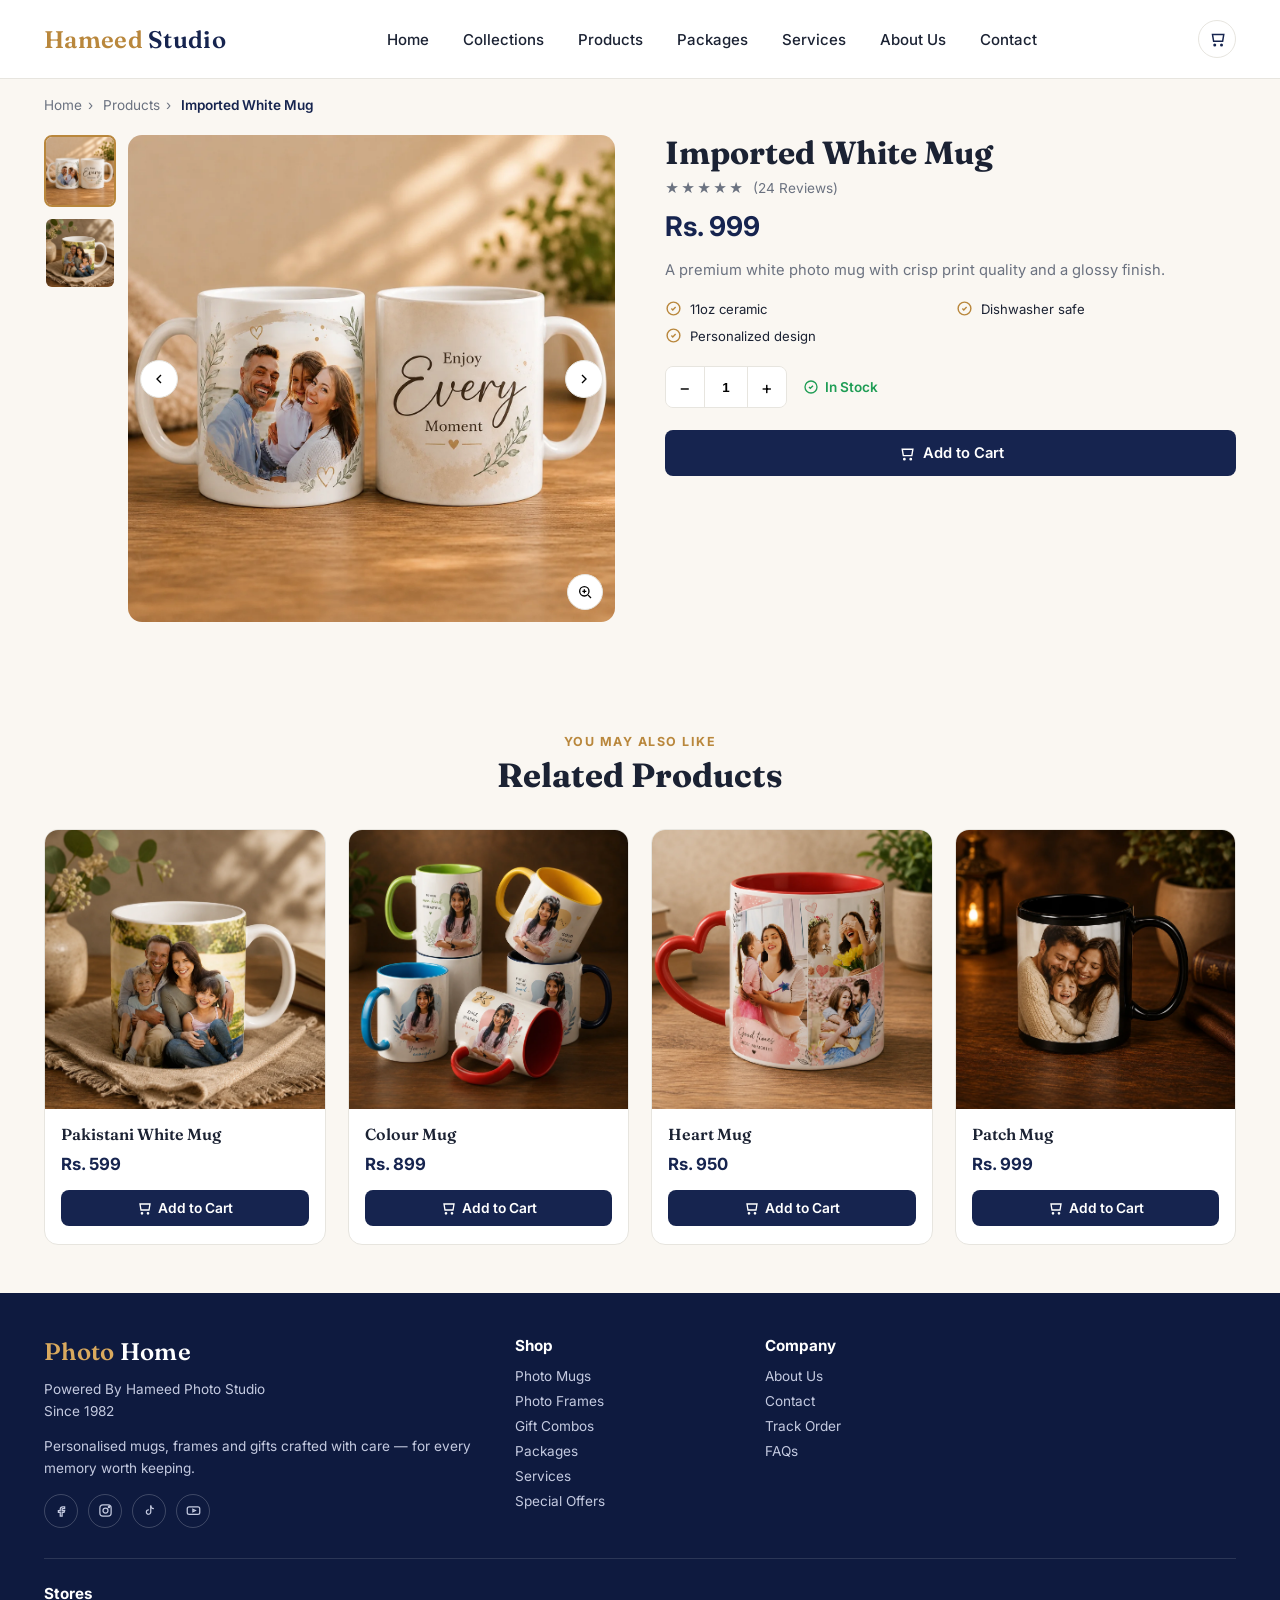
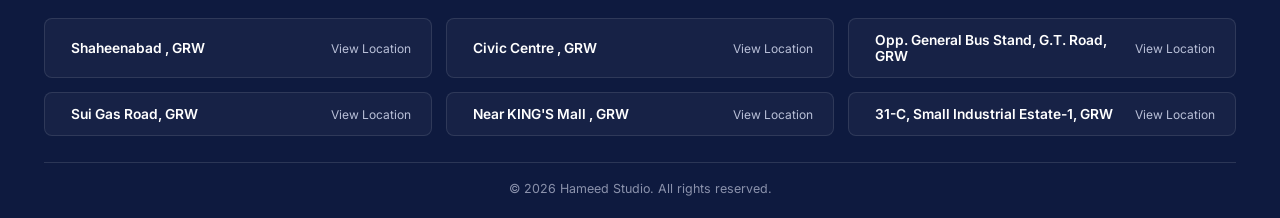
<file: product.html>
<!DOCTYPE html>
<html lang="en">
<head>
<meta charset="UTF-8">
<meta name="viewport" content="width=device-width, initial-scale=1.0">
<title id="page-title">Product — Hameed Studio</title>
<link rel="preconnect" href="https://fonts.googleapis.com">
<link href="https://fonts.googleapis.com/css2?family=Fraunces:wght@500;600;700&family=Inter:wght@400;500;600;700&display=swap" rel="stylesheet">
<link rel="stylesheet" href="css/style.css">
<style>
  /* ---- Size Guide modal (self-contained, works with any theme) ---- */
  .size-guide-link{
    display:inline-flex;align-items:center;gap:6px;
    margin-left:10px;font-size:.85rem;font-weight:600;
    color:#1550b8;background:#eaf1ff;border:1px solid #cfe0ff;
    padding:4px 10px;border-radius:20px;cursor:pointer;
    transition:.2s ease;vertical-align:middle;
  }
  .size-guide-link:hover{background:#1550b8;color:#fff;border-color:#1550b8;}
  .size-guide-link svg{width:14px;height:14px;flex-shrink:0;}

  .size-guide-overlay{
    position:fixed;inset:0;background:rgba(10,20,40,.55);
    backdrop-filter:blur(3px);z-index:999;
    display:none;align-items:center;justify-content:center;
    padding:20px;
  }
  .size-guide-overlay.open{display:flex;}

  .size-guide-modal{
    background:#fff;border-radius:18px;width:100%;max-width:640px;
    max-height:88vh;overflow:hidden;display:flex;flex-direction:column;
    box-shadow:0 25px 60px -10px rgba(10,30,80,.35);
    animation:sgPop .25s ease;
  }
  @keyframes sgPop{from{opacity:0;transform:translateY(14px) scale(.97)}to{opacity:1;transform:translateY(0) scale(1)}}

  .size-guide-head{
    display:flex;align-items:center;justify-content:space-between;
    padding:18px 22px;border-bottom:1px solid #eef1f7;
  }
  .size-guide-head h3{
    margin:0;font-family:'Fraunces',serif;font-size:1.25rem;
    color:#0d2c66;display:flex;align-items:center;gap:8px;
  }
  .size-guide-close{
    background:#f2f4f8;border:none;width:34px;height:34px;border-radius:50%;
    display:flex;align-items:center;justify-content:center;cursor:pointer;
    color:#333;transition:.2s;flex-shrink:0;
  }
  .size-guide-close:hover{background:#e3e7ef;}
  .size-guide-close svg{width:16px;height:16px;}

  .size-guide-body{padding:0 22px 22px;overflow-y:auto;}
  .size-guide-note{
    font-size:.85rem;color:#6b7280;margin:14px 0 16px;line-height:1.5;
  }

  .size-guide-table-wrap{
    overflow-x:auto;border-radius:14px;box-shadow:0 6px 24px -8px rgba(20,50,110,.25);
    -webkit-overflow-scrolling:touch;
  }
  table.size-guide-table{
    width:100%;border-collapse:collapse;min-width:460px;font-size:.95rem;
  }
  .size-guide-table thead th{
    background:linear-gradient(135deg,#0d3b8c,#1a5fd6);
    color:#fff;font-weight:700;letter-spacing:.03em;
    text-transform:uppercase;font-size:.78rem;
    padding:14px 10px;text-align:center;
  }
  .size-guide-table thead th:first-child{border-top-left-radius:14px;}
  .size-guide-table thead th:last-child{border-top-right-radius:14px;}
  .size-guide-table tbody td{
    padding:12px 10px;text-align:center;color:#2a2f3a;
    border-bottom:1px solid #eef1f7;white-space:nowrap;
  }
  .size-guide-table tbody tr:nth-child(even){background:#f5f8ff;}
  .size-guide-table tbody tr:last-child td{border-bottom:none;}
  .size-guide-table td.sg-size{font-weight:700;color:#1550b8;}

  @media (max-width:480px){
    .size-guide-modal{border-radius:14px;max-height:85vh;}
    .size-guide-head{padding:14px 16px;}
    .size-guide-head h3{font-size:1.05rem;}
    .size-guide-body{padding:0 12px 16px;}
    table.size-guide-table{min-width:0;font-size:.82rem;}
    .size-guide-table thead th{padding:10px 6px;font-size:.68rem;}
    .size-guide-table tbody td{padding:9px 6px;}
    .size-guide-link{font-size:.78rem;padding:3px 8px;margin-left:6px;}
  }
</style>
</head>
<body>
  <header class="site-header">
      <div class="container">
        <a href="index.html" class="logo">Hameed <span>Studio</span></a>
        <nav class="main-nav">
          <a href="index.html" >Home</a>
          <a href="./coll.html">Collections</a>
          <a href="products.html">Products</a>
          <a href="packages.html">Packages</a>
          <a href="services.html">Services</a>
          <a href="about.html">About Us</a>
          <a href="contact.html">Contact</a>
        </nav>
        <div class="header-icons">
          
          <a href="cart.html" class="icon-btn" aria-label="Cart">
            <svg viewBox="0 0 24 24" fill="none" stroke="currentColor" stroke-width="2">
              <path d="M6 6h15l-1.5 9h-12z" />
              <circle cx="9" cy="20" r="1" />
              <circle cx="18" cy="20" r="1" />
            </svg>
            <span class="cart-count">0</span>
          </a>
        
          <button class="hamburger" aria-label="Menu">
            <svg viewBox="0 0 24 24" fill="none" stroke="currentColor" stroke-width="2">
              <path d="M3 6h18M3 12h18M3 18h18" />
            </svg>
          </button>
        </div>
      </div>
      <nav class="mobile-nav">
        <a href="index.html">Home</a>
        <a href="coll.html">Collections</a>
        <a href="products.html">Products</a>
        <a href="packages.html">Packages</a>
        <a href="services.html">Services</a>
        <a href="about.html">About Us</a>
        <a href="contact.html">Contact</a>
      </nav>
    </header>
<div class="container">
  <div class="breadcrumb">
    <a href="index.html">Home</a><span class="sep">›</span>
    <a href="products.html">Products</a><span class="sep">›</span>
    <span class="current" id="crumb-name">Product</span>
  </div>

  <div class="pd-layout" id="pd-root"></div>

  <div class="size-guide-overlay" id="size-guide-overlay">
    <div class="size-guide-modal">
      <div class="size-guide-head">
        <h3>
          <svg viewBox="0 0 24 24" fill="none" stroke="currentColor" stroke-width="2" width="20" height="20"><path d="M3 8h18v8H3z"/><path d="M7 8v3M11 8v3M15 8v3"/></svg>
          Size Guide
        </h3>
        <button type="button" class="size-guide-close" id="size-guide-close" aria-label="Close">
          <svg viewBox="0 0 24 24" fill="none" stroke="currentColor" stroke-width="2"><path d="M18 6L6 18M6 6l12 12"/></svg>
        </button>
      </div>
      <div class="size-guide-body">
        <p class="size-guide-note">All measurements are in inches. Please match the chest measurement of a well-fitting shirt for the most accurate size.</p>
        <div class="size-guide-table-wrap">
          <table class="size-guide-table">
            <thead>
              <tr><th>Size</th><th>Length</th><th>Chest</th><th>Age Guide</th></tr>
            </thead>
            <tbody id="size-guide-table-body"></tbody>
          </table>
        </div>
      </div>
    </div>
  </div>

  <section class="section" id="related-section">
    <div class="section-head">
      <span class="eyebrow">You May Also Like</span>
      <h2>Related Products</h2>
    </div>
    <div class="product-grid" id="related-grid"></div>
  </section>
</div>

    <footer class="site-footer" id="footer-section">
      <div class="container">
        <div class="footer-grid">
          <div>
                <a href="index.html" class="logo" style="color: #d9a95e;">Photo <span style="color: #fff;">Home</span></a>
            <p>Powered By Hameed Photo Studio <br> Since 1982</p>
                <p>Personalised mugs, frames and gifts crafted with care — for every memory worth keeping.</p>
            <div class="social-row">
              <a href="https://www.facebook.com/share/1FpU9w5zaE/?mibextid=wwXIfr" aria-label="Facebook"><svg viewBox="0 0 24 24" fill="none" stroke="currentColor"
                  stroke-width="2">
                  <path d="M14 9h3V6h-3a4 4 0 00-4 4v2H7v3h3v6h3v-6h3l1-3h-4v-2a1 1 0 011-1z" />
                </svg></a>
              <a href="https://www.instagram.com/photohome92?utm_source=ig_web_button_share_sheet&igsh=ZDNlZDc0MzIxNw==" aria-label="Instagram"><svg viewBox="0 0 24 24" fill="none" stroke="currentColor"
                  stroke-width="2">
                  <rect x="3" y="3" width="18" height="18" rx="5" />
                  <circle cx="12" cy="12" r="4" />
                  <circle cx="17.5" cy="6.5" r="1" />
                </svg></a>
              <a href="https://www.tiktok.com/@mubbasharhameed?_r=1&_d=el9mgd0d287khg&sec_uid=MS4wLjABAAAAEWGDdGhFYpXPYLI64K3etRBabU9BoQK030XQkEzIUqg5eX-70fOCUuhP2rF45krd&share_author_id=6718066188109317126&sharer_language=en&source=h5_m&u_code=d7ci6beak2mieh&item_author_type=1&utm_source=copy&tt_from=copy&enable_checksum=1&utm_medium=ios&share_link_id=FFA231FA-F292-4E8D-B7E1-EBB115551BD9&user_id=6718066188109317126&sec_user_id=MS4wLjABAAAAEWGDdGhFYpXPYLI64K3etRBabU9BoQK030XQkEzIUqg5eX-70fOCUuhP2rF45krd&social_share_type=4&ug_btm=b8727,b0&utm_campaign=client_share&share_app_id=1233" aria-label="TikTok"><svg viewBox="0 0 24 24" fill="none" stroke="currentColor"
                  stroke-width="2">
                  <path d="M14 4v10.5a3.5 3.5 0 11-3-3.46" />
                  <path d="M14 4a5 5 0 005 5" />
                </svg></a>
              <a href="https://youtube.com/@hameedphotostudio9298?si=7_X4aQQ2ddpOKIj0" aria-label="YouTube"><svg viewBox="0 0 24 24" fill="none" stroke="currentColor"
                  stroke-width="2">
                  <rect x="2" y="6" width="20" height="12" rx="3" />
                  <path d="M11 10l4 2-4 2z" />
                </svg></a>
            </div>
          </div>
          <div>
            <h4>Shop</h4>
            <ul>
              <li><a href="products.html">Photo Mugs</a></li>
              <li><a href="products.html">Photo Frames</a></li>
              <li><a href="products.html">Gift Combos</a></li>
              <li><a href="packages.html">Packages</a></li>
              <li><a href="services.html">Services</a></li>
              <li><a href="products.html">Special Offers</a></li>
            </ul>
          </div>
          <div>
            <h4>Company</h4>
            <ul>
              <li><a href="about.html">About Us</a></li>
              <li><a href="contact.html">Contact</a></li>
              <li><a href="contact.html">Track Order</a></li>
              <li><a href="about.html">FAQs</a></li>
            </ul>
          </div>
         
        </div>

        <div class="footer-stores">
          <h4>Stores</h4>
          <div class="store-grid">
            <a class="store-item" href="https://maps.app.goo.gl/Ns7Nab46HfmEYiUe8" target="_blank" rel="noopener noreferrer">
              <i class="bi bi-geo-alt-fill"></i>
              <span class="store-name">Shaheenabad , GRW</span>
              <span class="store-view">View Location <i class="bi bi-arrow-up-right"></i></span>
            </a>
            <a class="store-item" href="https://maps.app.goo.gl/9WUnMPao4esh6DT9A" target="_blank" rel="noopener noreferrer">
              <i class="bi bi-geo-alt-fill"></i>
              <span class="store-name">Civic Centre , GRW</span>
              <span class="store-view">View Location <i class="bi bi-arrow-up-right"></i></span>
            </a>
            <a class="store-item" href="https://maps.app.goo.gl/9Dsx5iBLH7k877bQ9" target="_blank" rel="noopener noreferrer">
              <i class="bi bi-geo-alt-fill"></i>
              <span class="store-name"> Opp. General Bus Stand, G.T. Road, GRW</span>
              <span class="store-view">View Location <i class="bi bi-arrow-up-right"></i></span>
            </a>
            <a class="store-item" href="https://maps.app.goo.gl/rNb89twX9jYsZD4z9" target="_blank" rel="noopener noreferrer">
              <i class="bi bi-geo-alt-fill"></i>
              <span class="store-name">Sui Gas Road, GRW</span>
              <span class="store-view">View Location <i class="bi bi-arrow-up-right"></i></span>
            </a>
            <a class="store-item" href="https://maps.app.goo.gl/7EHVBnwbSZJgqomSA" target="_blank" rel="noopener noreferrer">
              <i class="bi bi-geo-alt-fill"></i>
              <span class="store-name">Near KING'S Mall , GRW</span>
              <span class="store-view">View Location <i class="bi bi-arrow-up-right"></i></span>
            </a>
            <a class="store-item" href="https://maps.app.goo.gl/yhW7ZsPJetTutuQg9" target="_blank" rel="noopener noreferrer">
              <i class="bi bi-geo-alt-fill"></i>
              <span class="store-name">31-C, Small Industrial Estate-1, GRW</span>
              <span class="store-view">View Location <i class="bi bi-arrow-up-right"></i></span>
            </a>
          </div>
        </div>

        <div class="footer-bottom">© 2026 Hameed Studio. All rights reserved.</div>
      </div>
    </footer>

<script src="js/products.js"></script>
<script src="js/cart.js"></script>
<script src="js/main.js"></script>
<script>
/* ============================================================
   PRODUCT DETAIL — reads ?id= from the URL, then builds the
   colour / size pickers ONLY for the option types that this
   specific product defines in js/products.js.
   ============================================================ */
const params = new URLSearchParams(location.search);
const product = getProductById(params.get("id")) || PRODUCTS[0];

/* Size chart — shown only for products whose size list matches this
   scheme (numeric kids sizes through S/M/L/XL/XXL), i.e. the shirts. */
const SIZE_CHART = [
  { size: "14",  length: 14, chest: 10, age: "0-1 year" },
  { size: "16",  length: 16, chest: 11, age: "1-2 years (kids)" },
  { size: "18",  length: 18, chest: 12, age: "2-3 years (kids)" },
  { size: "20",  length: 20, chest: 13, age: "3-4 years (kids)" },
  { size: "22",  length: 22, chest: 14, age: "4-5 years (kids)" },
  { size: "24",  length: 24, chest: 16, age: "5-6 years (kids)" },
  { size: "S",   length: 25, chest: 17, age: "7-9 years (kids)" },
  { size: "M",   length: 26, chest: 18, age: "Adult" },
  { size: "L",   length: 28, chest: 19, age: "-" },
  { size: "XL",  length: 30, chest: 20, age: "-" },
  { size: "XXL", length: 32, chest: 22, age: "-" }
];
const hasSizeChart = product.options?.size?.some(s => (typeof s === "object" ? s.name : s) === "14");

let state = {
  imageIndex: 0,
  color: product.options?.color ? product.options.color[0].name : null,
  size: product.options?.size ? (typeof product.options.size[0] === "object" ? product.options.size[0].name : product.options.size[0]) : null,
  pages: product.options?.size?.find(s => Array.isArray(s.pages))?.pages?.[0]?.label || null,
  qty: 1
};

document.getElementById("page-title").textContent = product.name + " — Hameed Studio";
document.getElementById("crumb-name").textContent = product.name;

function currentImage() {
  // If the selected colour has its own photo, show that; else use gallery index.
  if (product.options?.color) {
    const c = product.options.color.find(c => c.name === state.color);
    if (c?.img) {
      const bigVersion = c.img.replace("160x90", "800x450");
      return bigVersion;
    }
  }
  return product.images[state.imageIndex].src;
}

function render() {
  const root = document.getElementById("pd-root");

  const badgeHTML = product.category === "Deals" && product.badge ? `<span class="badge">${product.badge}</span>` : "";
  const oldPriceHTML = product.category === "Deals" && product.oldPrice ? `<span class="price-strike">${formatRs(product.oldPrice)}</span>` : "";

  const selectedSizeEntry = product.options?.size?.find(s => (typeof s === "object" && s.name === state.size) || (typeof s !== "object" && s === state.size));
  const pageOptions = selectedSizeEntry?.pages || null;
  const currentPrice = getProductPrice(product, { size: state.size, pages: state.pages });

  const colorBlock = product.options?.color ? `
    <div class="option-group">
      <h4>Design / Colour <span class="option-selected-label">— ${state.color}</span></h4>
      <div class="swatches">
        ${product.options.color.map(c => c.img ? `
          <div class="swatch ${state.color === c.name ? "selected" : ""}" data-color="${c.name}" title="${c.name}">
            <img src="${c.img}" alt="${c.name}">
          </div>` : `
          <div class="color-dot ${state.color === c.name ? "selected" : ""}" data-color="${c.name}" title="${c.name}" style="background:${c.hex}"></div>
        `).join("")}
      </div>
    </div>` : "";

  const sizeBlock = product.options?.size ? `
    <div class="option-group">
      <h4>Size <span class="option-selected-label">— ${state.size}</span>
        ${hasSizeChart ? `<button type="button" class="size-guide-link" id="size-guide-btn">
          <svg viewBox="0 0 24 24" fill="none" stroke="currentColor" stroke-width="2"><path d="M3 8h18v8H3z"/><path d="M7 8v3M11 8v3M15 8v3"/></svg>
          Size Guide
        </button>` : ""}
      </h4>
      <div class="size-row">
        ${product.options.size.map(s => {
          const label = typeof s === "object" ? s.name : s;
          return `<button type="button" class="size-pill ${state.size === label ? "selected" : ""}" data-size="${label}">${label}</button>`;
        }).join("")}
      </div>
    </div>` : "";

  const pagesBlock = pageOptions ? `
    <div class="option-group">
      <h4>Pages <span class="option-selected-label">— ${state.pages || pageOptions[0].label}</span></h4>
      <div class="size-row">
        ${pageOptions.map(p => `<button type="button" class="size-pill ${state.pages === p.label ? "selected" : ""}" data-page="${p.label}">${p.label}</button>`).join("")}
      </div>
    </div>` : "";

  root.innerHTML = `
    <div class="pd-gallery">
      <div class="pd-thumbs">
        ${product.images.map((img, i) => `
          <div class="pd-thumb ${state.imageIndex === i ? "active" : ""}" data-idx="${i}">
            <img src="${img.src}" alt="${img.label}">
          </div>`).join("")}
      </div>
      <div class="pd-main-image">
        <img src="${currentImage()}" alt="${product.name}" id="pd-main-img">
        <button class="pd-nav-arrow prev" aria-label="Previous image">
          <svg viewBox="0 0 24 24" fill="none" stroke="currentColor" stroke-width="2"><path d="M15 6l-6 6 6 6"/></svg>
        </button>
        <button class="pd-nav-arrow next" aria-label="Next image">
          <svg viewBox="0 0 24 24" fill="none" stroke="currentColor" stroke-width="2"><path d="M9 6l6 6-6 6"/></svg>
        </button>
        <button class="pd-zoom" aria-label="Zoom">
          <svg viewBox="0 0 24 24" fill="none" stroke="currentColor" stroke-width="2"><circle cx="11" cy="11" r="7"/><path d="M21 21l-4.3-4.3"/><path d="M11 8v6M8 11h6"/></svg>
        </button>
      </div>
    </div>

    <div class="pd-info">
      ${badgeHTML}
      <h1>${product.name}</h1>
      <div class="pd-rating">
        <span class="stars">${renderStars(product.rating)}</span>
        <span>(${product.reviews} Reviews)</span>
      </div>
      <div class="pd-price-row">
        <span class="price">${formatRs(currentPrice)}</span>
        ${oldPriceHTML}
      </div>
      <p class="pd-desc">${product.desc}</p>

      <div class="pd-specs">
        ${product.specs.map(s => `
          <div class="pd-spec">
            <svg viewBox="0 0 24 24" fill="none" stroke="currentColor" stroke-width="2"><path d="M9 12l2 2 4-4"/><circle cx="12" cy="12" r="9"/></svg>
            ${s}
          </div>`).join("")}
      </div>

      ${colorBlock}
      ${sizeBlock}
      ${pagesBlock}

      <div class="qty-row">
        <div class="qty-control">
          <button type="button" id="qty-minus">−</button>
          <input type="text" id="qty-input" value="${state.qty}" readonly>
          <button type="button" id="qty-plus">+</button>
        </div>
        <span class="stock-ok">
          <svg viewBox="0 0 24 24" fill="none" stroke="currentColor" stroke-width="2"><path d="M9 12l2 2 4-4"/><circle cx="12" cy="12" r="9"/></svg>
          In Stock
        </span>
      </div>

      <div class="pd-actions">
        <button class="btn btn-primary" id="add-to-cart-btn">
          <svg viewBox="0 0 24 24" fill="none" stroke="currentColor" stroke-width="2"><path d="M6 6h15l-1.5 9h-12z"/><circle cx="9" cy="20" r="1"/><circle cx="18" cy="20" r="1"/></svg>
          Add to Cart
        </button>
      </div>
    </div>
  `;

  attachHandlers();
}

function attachHandlers() {
  document.querySelectorAll(".pd-thumb").forEach(el => {
    el.addEventListener("click", () => { state.imageIndex = +el.dataset.idx; render(); });
  });
  document.querySelector(".pd-nav-arrow.prev")?.addEventListener("click", () => {
    state.imageIndex = (state.imageIndex - 1 + product.images.length) % product.images.length;
    render();
  });
  document.querySelector(".pd-nav-arrow.next")?.addEventListener("click", () => {
    state.imageIndex = (state.imageIndex + 1) % product.images.length;
    render();
  });
  document.querySelectorAll("[data-color]").forEach(el => {
    el.addEventListener("click", () => { state.color = el.dataset.color; render(); });
  });
  document.querySelectorAll("[data-size]").forEach(el => {
    el.addEventListener("click", () => {
      state.size = el.dataset.size;
      const selectedSizeEntry = product.options?.size?.find(s => (typeof s === "object" ? s.name : s) === state.size);
      if (selectedSizeEntry?.pages) {
        state.pages = selectedSizeEntry.pages[0].label;
      } else {
        state.pages = null;
      }
      render();
    });
  });

  document.querySelectorAll("[data-page]").forEach(el => {
    el.addEventListener("click", () => {
      state.pages = el.dataset.page;
      render();
    });
  });

  document.getElementById("size-guide-btn")?.addEventListener("click", openSizeGuide);
  document.getElementById("qty-minus").addEventListener("click", () => {
    state.qty = Math.max(1, state.qty - 1);
    document.getElementById("qty-input").value = state.qty;
  });
  document.getElementById("qty-plus").addEventListener("click", () => {
    state.qty += 1;
    document.getElementById("qty-input").value = state.qty;
  });

  function buildVariantLabel() {
    const parts = [];
    if (state.color) parts.push(state.color);
    if (state.size) parts.push(state.size);
    return parts.join(" / ");
  }

  document.getElementById("add-to-cart-btn").addEventListener("click", () => {
    addToCart({
      id: product.id,
      name: product.name,
      image: currentImage(),
      price: getProductPrice(product, { size: state.size, pages: state.pages }),
      qty: state.qty,
      variantLabel: buildVariantLabel()
    });
    showToast(`${product.name} added to cart`);
  });

  // 'Buy with 1 Click' removed — users can add to cart and checkout from cart page
}

render();

// ---- Size Guide modal ----
const sizeGuideOverlay = document.getElementById("size-guide-overlay");
document.getElementById("size-guide-table-body").innerHTML = SIZE_CHART.map(row => `
  <tr>
    <td class="sg-size">${row.size}</td>
    <td>${row.length}</td>
    <td>${row.chest}</td>
    <td>${row.age}</td>
  </tr>
`).join("");

function openSizeGuide() {
  sizeGuideOverlay.classList.add("open");
  document.body.style.overflow = "hidden";
}
function closeSizeGuide() {
  sizeGuideOverlay.classList.remove("open");
  document.body.style.overflow = "";
}
document.getElementById("size-guide-close").addEventListener("click", closeSizeGuide);
sizeGuideOverlay.addEventListener("click", (e) => {
  if (e.target === sizeGuideOverlay) closeSizeGuide();
});
document.addEventListener("keydown", (e) => {
  if (e.key === "Escape") closeSizeGuide();
});

// Related products: same category, excluding current
const related = PRODUCTS.filter(p => p.category === product.category && p.id !== product.id).slice(0, 4);
if (related.length) {
  renderProductGrid(document.getElementById("related-grid"), related.length ? related : PRODUCTS.filter(p => p.id !== product.id).slice(0, 4));
} else {
  document.getElementById("related-section").style.display = "none";
}
</script>
</body>
</html>
</file>
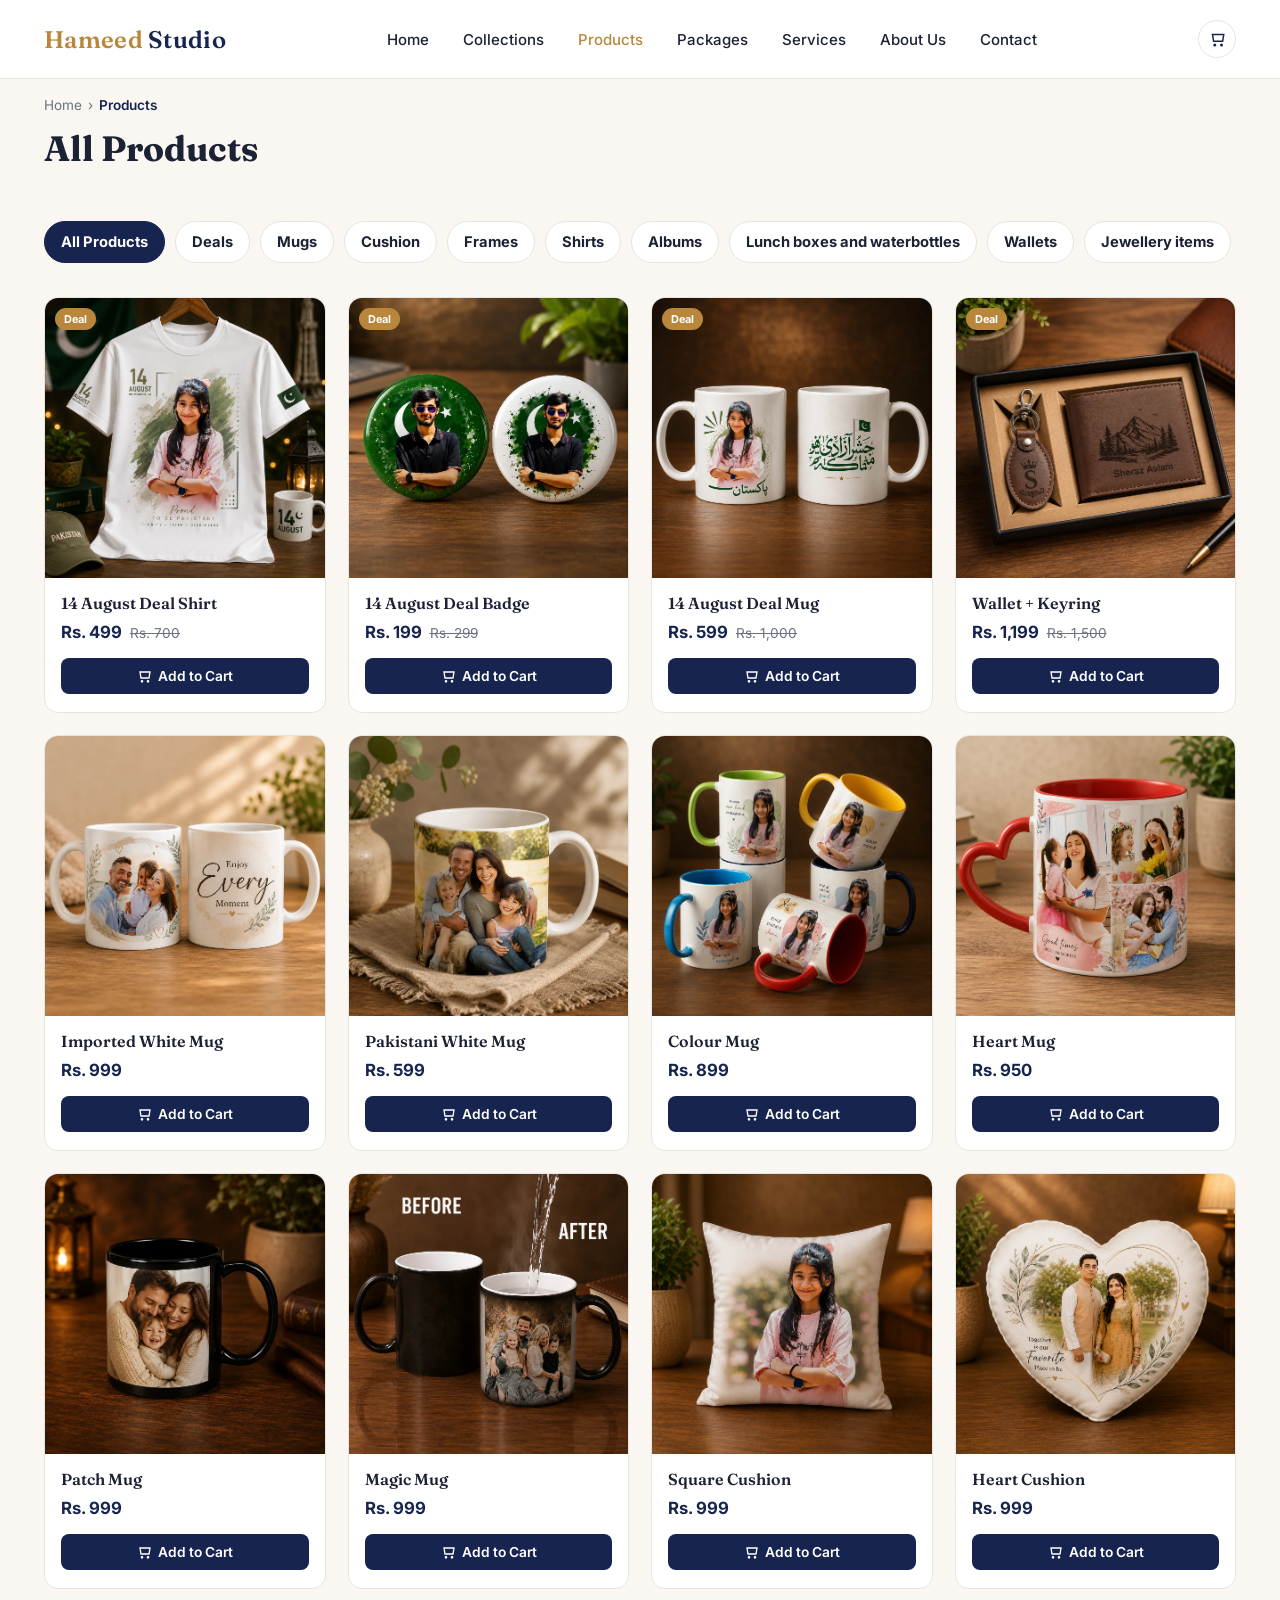
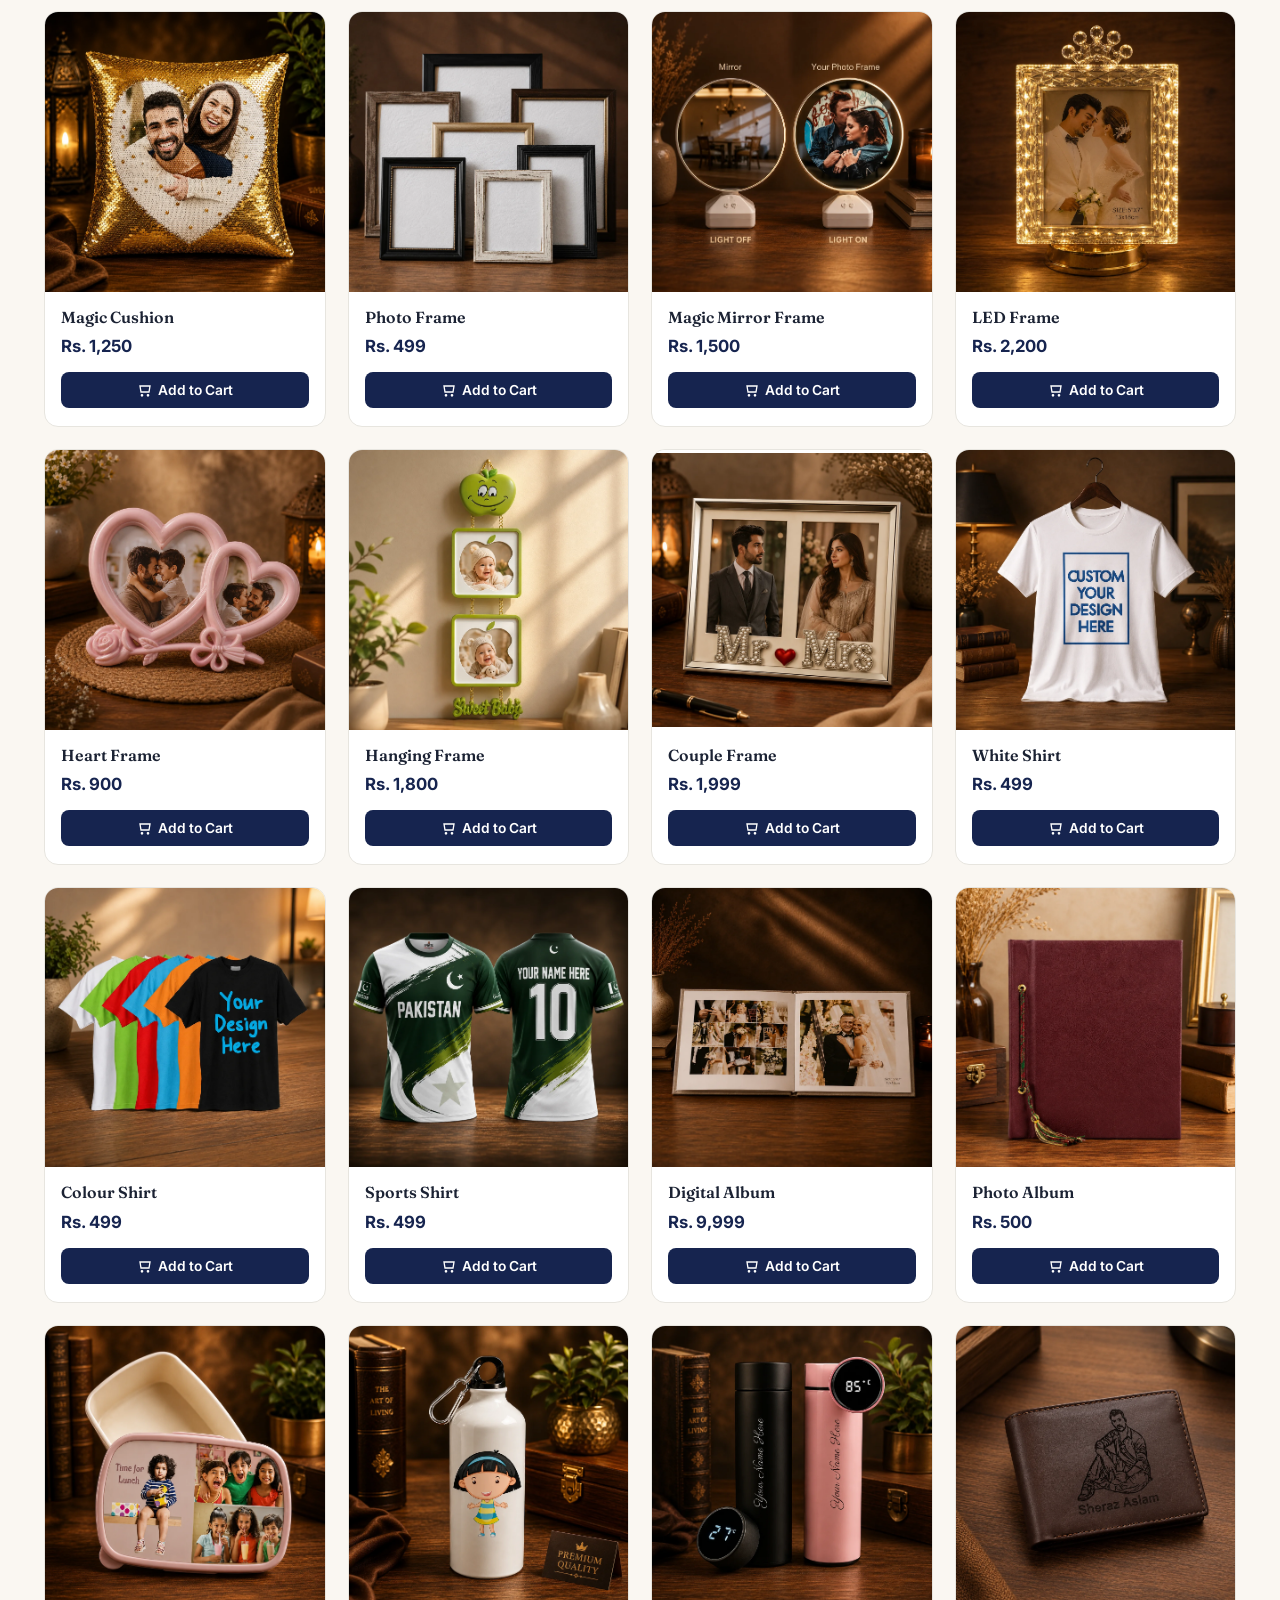
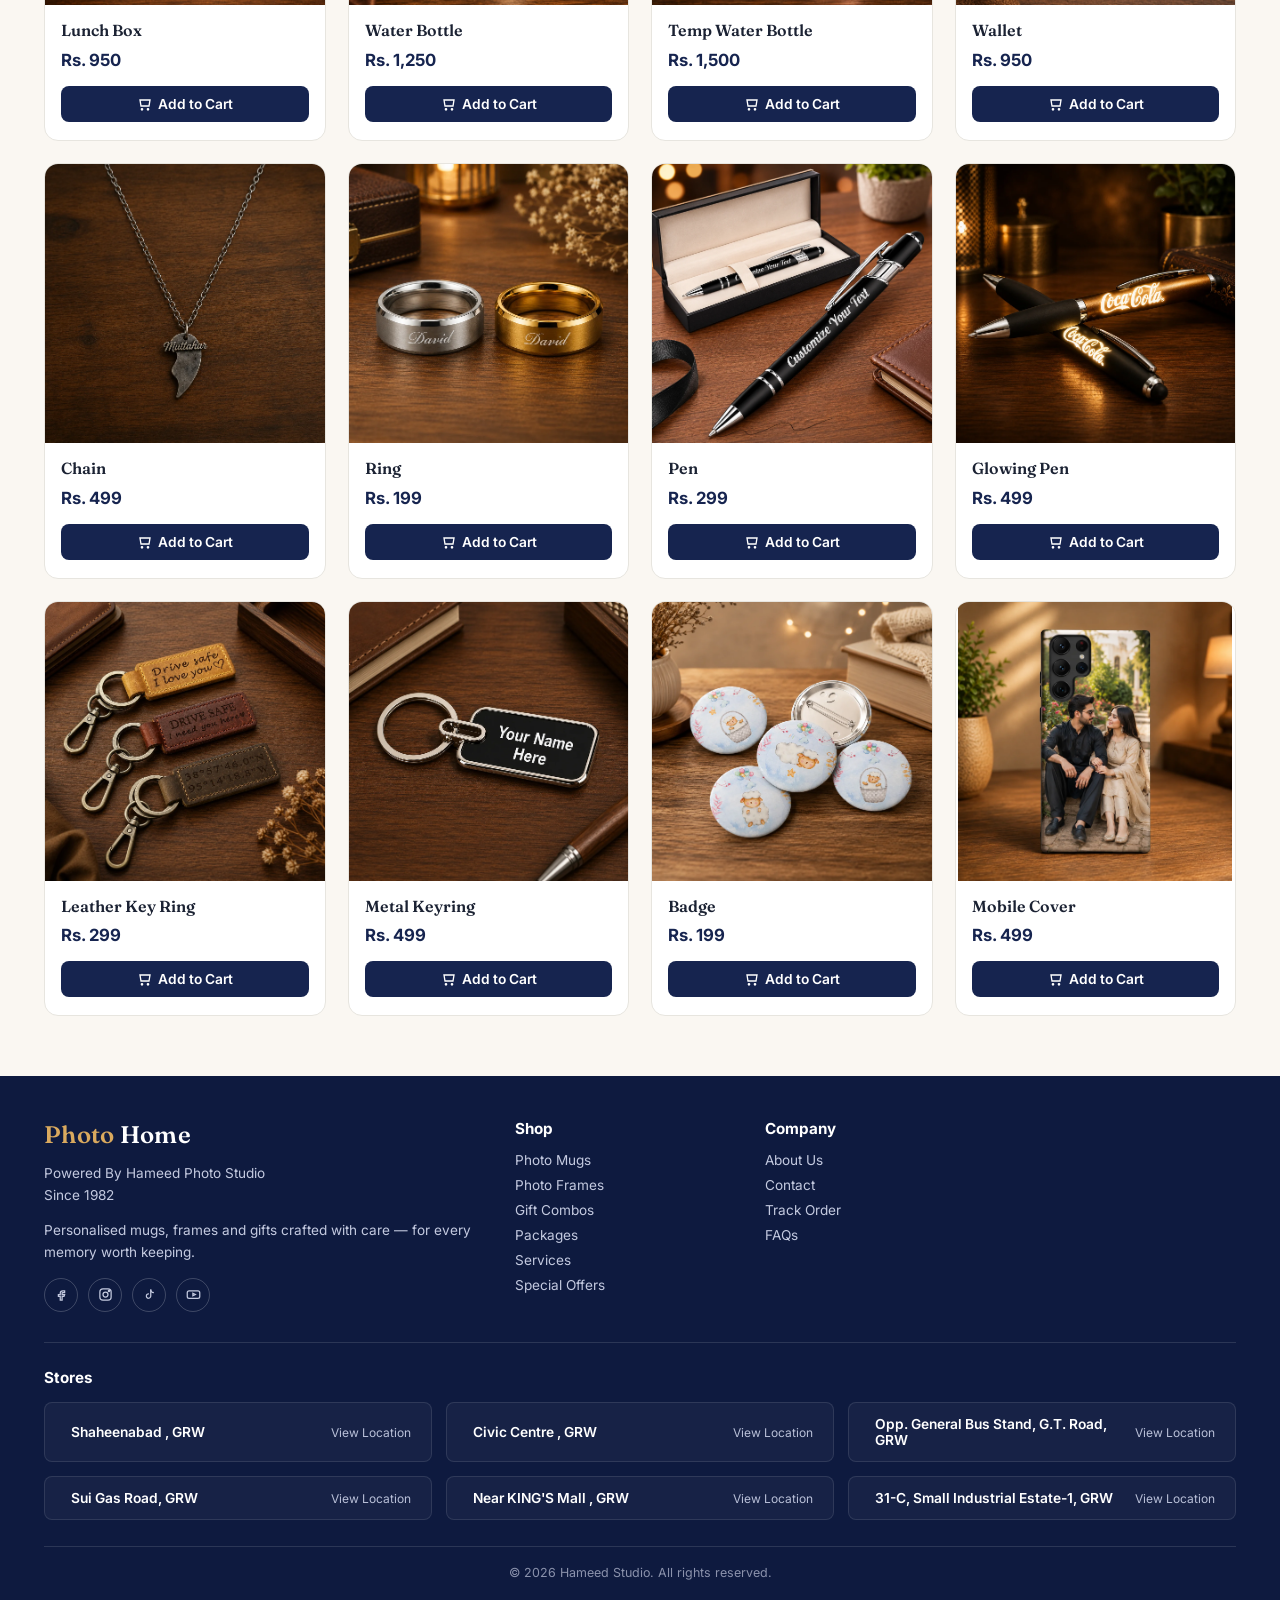
<file: products.html>
<!DOCTYPE html>
<html lang="en">
<head>
<meta charset="UTF-8">
<meta name="viewport" content="width=device-width, initial-scale=1.0">
<title>All Products — Hameed Studio</title>
<link rel="preconnect" href="https://fonts.googleapis.com">
<link href="https://fonts.googleapis.com/css2?family=Fraunces:wght@500;600;700&family=Inter:wght@400;500;600;700&display=swap" rel="stylesheet">
<link rel="stylesheet" href="css/style.css">
</head>
<body>
  <header class="site-header">
      <div class="container">
        <a href="index.html" class="logo">Hameed <span>Studio</span></a>
        <nav class="main-nav">
          <a href="index.html" >Home</a>
          <a href="./coll.html">Collections</a>
          <a href="products.html" class="active">Products</a>
          <a href="packages.html">Packages</a>
            <a href="services.html">Services</a>
          <a href="about.html">About Us</a>
          <a href="contact.html">Contact</a>
        </nav>
        <div class="header-icons">
          
          <a href="cart.html" class="icon-btn" aria-label="Cart">
            <svg viewBox="0 0 24 24" fill="none" stroke="currentColor" stroke-width="2">
              <path d="M6 6h15l-1.5 9h-12z" />
              <circle cx="9" cy="20" r="1" />
              <circle cx="18" cy="20" r="1" />
            </svg>
            <span class="cart-count">0</span>
          </a>
        
          <button class="hamburger" aria-label="Menu">
            <svg viewBox="0 0 24 24" fill="none" stroke="currentColor" stroke-width="2">
              <path d="M3 6h18M3 12h18M3 18h18" />
            </svg>
          </button>
        </div>
      </div>
      <nav class="mobile-nav">
        <a href="index.html">Home</a>
        <a href="coll.html">Collections</a>
        <a href="products.html">Products</a>
        <a href="packages.html">Packages</a>
          <a href="services.html">Services</a>
        <a href="about.html">About Us</a>
        <a href="contact.html">Contact</a>
      </nav>
    </header>
<div class="container">
  <div class="breadcrumb">
    <a href="index.html">Home</a><span class="sep">›</span><span class="current">Products</span>
  </div>
  <div class="page-title-row">
    <h1>All Products</h1>
  </div>

  <div class="products-layout">
    <div class="chip-row filter-row" id="category-filter-row"></div>
    <div class="product-grid" id="all-products-grid"></div>
  </div>
</div>

     <footer class="site-footer" id="footer-section">
      <div class="container">
        <div class="footer-grid">
          <div>
                <a href="index.html" class="logo" style="color: #d9a95e;">Photo <span style="color: #fff;">Home</span></a>
            <p>Powered By Hameed Photo Studio <br> Since 1982</p>
                <p>Personalised mugs, frames and gifts crafted with care — for every memory worth keeping.</p>
            <div class="social-row">
              <a href="https://www.facebook.com/share/1FpU9w5zaE/?mibextid=wwXIfr" aria-label="Facebook"><svg viewBox="0 0 24 24" fill="none" stroke="currentColor"
                  stroke-width="2">
                  <path d="M14 9h3V6h-3a4 4 0 00-4 4v2H7v3h3v6h3v-6h3l1-3h-4v-2a1 1 0 011-1z" />
                </svg></a>
              <a href="https://www.instagram.com/photohome92?utm_source=ig_web_button_share_sheet&igsh=ZDNlZDc0MzIxNw==" aria-label="Instagram"><svg viewBox="0 0 24 24" fill="none" stroke="currentColor"
                  stroke-width="2">
                  <rect x="3" y="3" width="18" height="18" rx="5" />
                  <circle cx="12" cy="12" r="4" />
                  <circle cx="17.5" cy="6.5" r="1" />
                </svg></a>
              <a href="https://www.tiktok.com/@mubbasharhameed?_r=1&_d=el9mgd0d287khg&sec_uid=MS4wLjABAAAAEWGDdGhFYpXPYLI64K3etRBabU9BoQK030XQkEzIUqg5eX-70fOCUuhP2rF45krd&share_author_id=6718066188109317126&sharer_language=en&source=h5_m&u_code=d7ci6beak2mieh&item_author_type=1&utm_source=copy&tt_from=copy&enable_checksum=1&utm_medium=ios&share_link_id=FFA231FA-F292-4E8D-B7E1-EBB115551BD9&user_id=6718066188109317126&sec_user_id=MS4wLjABAAAAEWGDdGhFYpXPYLI64K3etRBabU9BoQK030XQkEzIUqg5eX-70fOCUuhP2rF45krd&social_share_type=4&ug_btm=b8727,b0&utm_campaign=client_share&share_app_id=1233" aria-label="TikTok"><svg viewBox="0 0 24 24" fill="none" stroke="currentColor"
                  stroke-width="2">
                  <path d="M14 4v10.5a3.5 3.5 0 11-3-3.46" />
                  <path d="M14 4a5 5 0 005 5" />
                </svg></a>
              <a href="https://youtube.com/@hameedphotostudio9298?si=7_X4aQQ2ddpOKIj0" aria-label="YouTube"><svg viewBox="0 0 24 24" fill="none" stroke="currentColor"
                  stroke-width="2">
                  <rect x="2" y="6" width="20" height="12" rx="3" />
                  <path d="M11 10l4 2-4 2z" />
                </svg></a>
            </div>
          </div>
          <div>
            <h4>Shop</h4>
            <ul>
              <li><a href="products.html">Photo Mugs</a></li>
              <li><a href="products.html">Photo Frames</a></li>
              <li><a href="products.html">Gift Combos</a></li>
              <li><a href="packages.html">Packages</a></li>
              <li><a href="services.html">Services</a></li>
              <li><a href="products.html">Special Offers</a></li>
            </ul>
          </div>
          <div>
            <h4>Company</h4>
            <ul>
              <li><a href="about.html">About Us</a></li>
              <li><a href="contact.html">Contact</a></li>
              <li><a href="contact.html">Track Order</a></li>
              <li><a href="about.html">FAQs</a></li>
            </ul>
          </div>
         
        </div>

        <div class="footer-stores">
          <h4>Stores</h4>
          <div class="store-grid">
            <a class="store-item" href="https://maps.app.goo.gl/Ns7Nab46HfmEYiUe8" target="_blank" rel="noopener noreferrer">
              <i class="bi bi-geo-alt-fill"></i>
              <span class="store-name">Shaheenabad , GRW</span>
              <span class="store-view">View Location <i class="bi bi-arrow-up-right"></i></span>
            </a>
            <a class="store-item" href="https://maps.app.goo.gl/9WUnMPao4esh6DT9A" target="_blank" rel="noopener noreferrer">
              <i class="bi bi-geo-alt-fill"></i>
              <span class="store-name">Civic Centre , GRW</span>
              <span class="store-view">View Location <i class="bi bi-arrow-up-right"></i></span>
            </a>
            <a class="store-item" href="https://maps.app.goo.gl/9Dsx5iBLH7k877bQ9" target="_blank" rel="noopener noreferrer">
              <i class="bi bi-geo-alt-fill"></i>
              <span class="store-name"> Opp. General Bus Stand, G.T. Road, GRW</span>
              <span class="store-view">View Location <i class="bi bi-arrow-up-right"></i></span>
            </a>
            <a class="store-item" href="https://maps.app.goo.gl/rNb89twX9jYsZD4z9" target="_blank" rel="noopener noreferrer">
              <i class="bi bi-geo-alt-fill"></i>
              <span class="store-name">Sui Gas Road, GRW</span>
              <span class="store-view">View Location <i class="bi bi-arrow-up-right"></i></span>
            </a>
            <a class="store-item" href="https://maps.app.goo.gl/7EHVBnwbSZJgqomSA" target="_blank" rel="noopener noreferrer">
              <i class="bi bi-geo-alt-fill"></i>
              <span class="store-name">Near KING'S Mall , GRW</span>
              <span class="store-view">View Location <i class="bi bi-arrow-up-right"></i></span>
            </a>
            <a class="store-item" href="https://maps.app.goo.gl/yhW7ZsPJetTutuQg9" target="_blank" rel="noopener noreferrer">
              <i class="bi bi-geo-alt-fill"></i>
              <span class="store-name">31-C, Small Industrial Estate-1, GRW</span>
              <span class="store-view">View Location <i class="bi bi-arrow-up-right"></i></span>
            </a>
          </div>
        </div>

        <div class="footer-bottom">© 2026 Hameed Studio. All rights reserved.</div>
      </div>
    </footer>


<script src="js/products.js"></script>
<script src="js/cart.js"></script>
<script src="js/main.js"></script>
<script>
  const categories = [
    { key: "all", label: "All Products" },
    { key: "Deals", label: "Deals" },
    { key: "Mugs", label: "Mugs" },
    { key: "Cushion", label: "Cushion" },
    { key: "Frames", label: "Frames" },
    { key: "Shirts", label: "Shirts" },
    { key: "Albums", label: "Albums" },
    { key: "Lunch boxes and waterbottles", label: "Lunch boxes and waterbottles" },
    { key: "Wallets", label: "Wallets" },
    { key: "Jewellery items", label: "Jewellery items" },
    { key: "Pens", label: "Pens" },
    { key: "Key ring", label: "Key ring" },
    { key: "Badge", label: "Badge" },
    { key: "Mobile cover", label: "Mobile cover" }
  ];

  const filterRow = document.getElementById("category-filter-row");
  const allGrid = document.getElementById("all-products-grid");
  const params = new URLSearchParams(location.search);
  let activeCategory = categories.find(c => c.key === params.get("category"))?.key || "all";

  function renderCategoryFilters() {
    filterRow.innerHTML = categories.map(category => `
      <a href="#" class="chip ${category.key === activeCategory ? "active" : ""}" data-category="${category.key}">
        <b>${category.label}</b>
      </a>
    `).join("");

    filterRow.querySelectorAll("[data-category]").forEach(button => {
      button.addEventListener("click", event => {
        event.preventDefault();
        activeCategory = button.dataset.category;
        renderCategoryFilters();
        renderProductsForCategory(activeCategory);
      });
    });
  }

  function renderProductsForCategory(categoryKey) {
    let items = categoryKey === "all"
      ? PRODUCTS
      : PRODUCTS.filter(p => p.category === categoryKey);

    if (categoryKey === "all") {
      const deals = items.filter(p => p.category === "Deals");
      const others = items.filter(p => p.category !== "Deals");
      items = [...deals, ...others];
    }

    allGrid.innerHTML = items.length
      ? items.map(p => productCardHTML(p)).join("")
      : `<p>No products found for ${categoryKey}</p>`;
  }

  renderCategoryFilters();
  renderProductsForCategory(activeCategory);
</script>
</body>
</html>
</file>
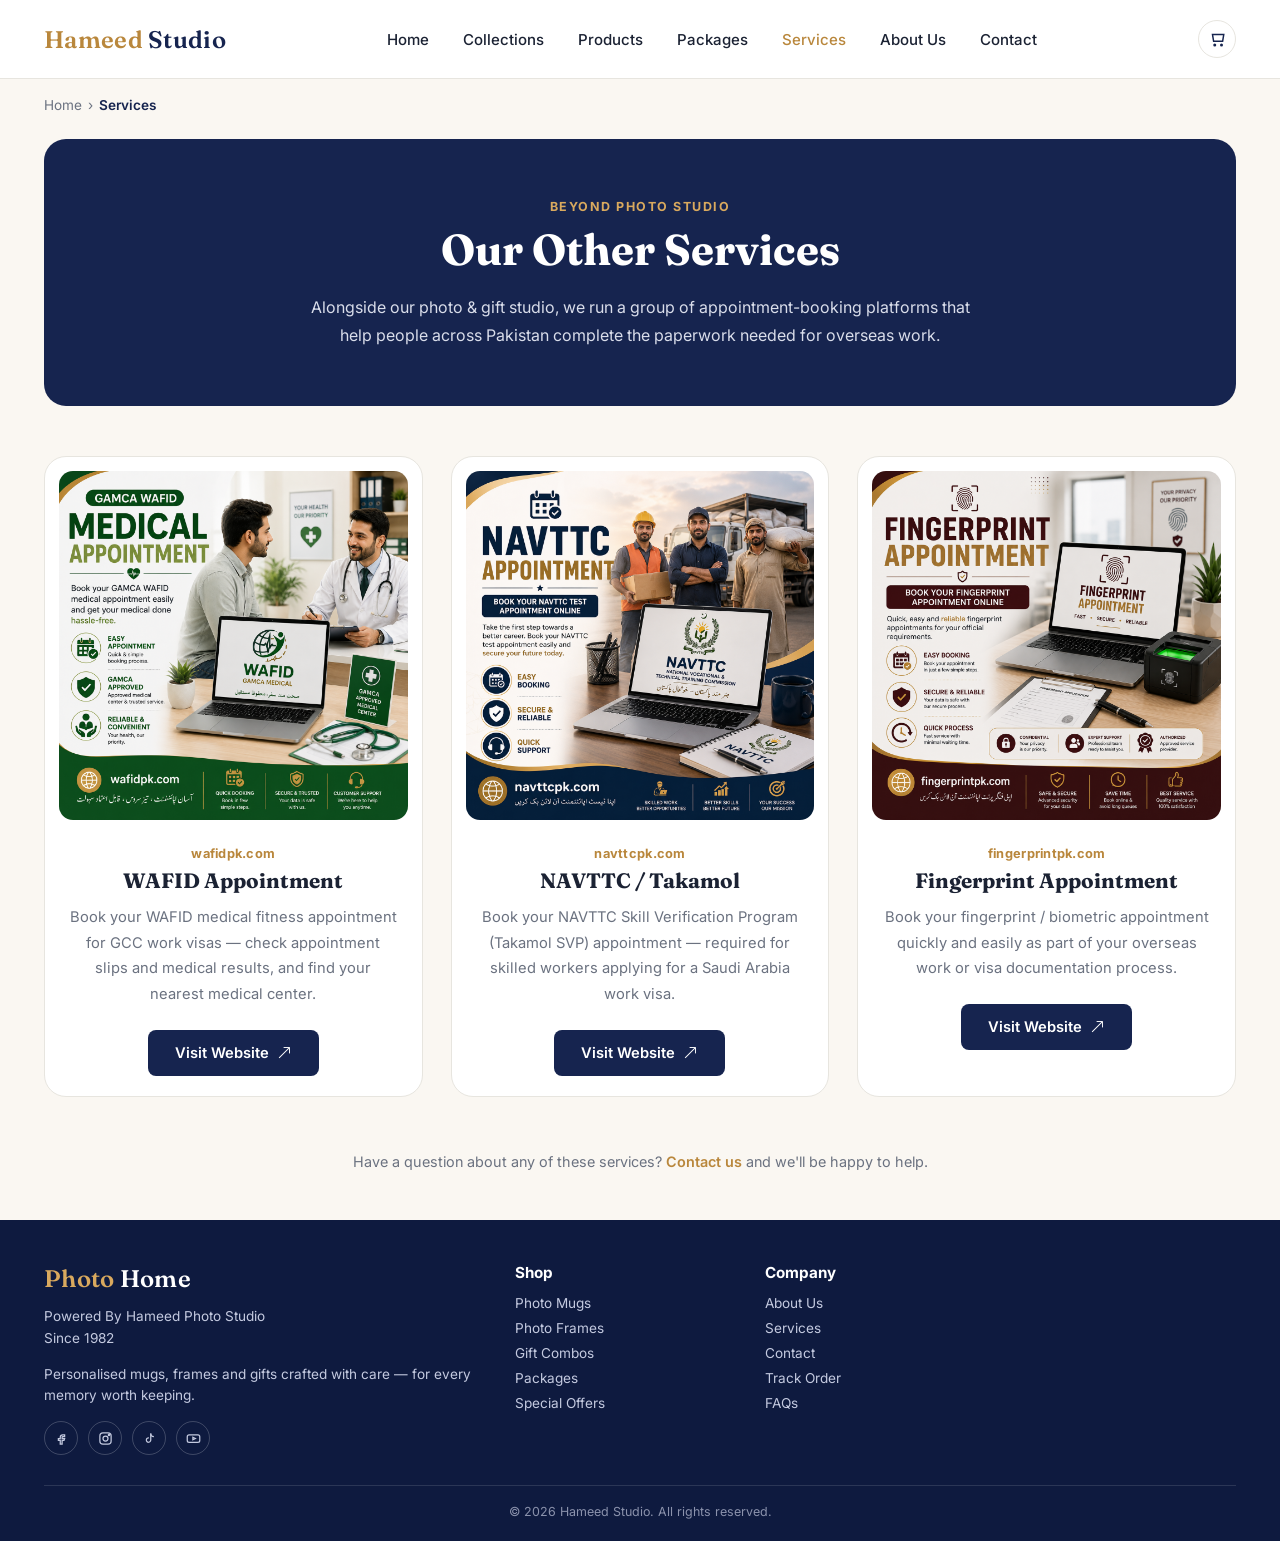
<file: services.html>
<!DOCTYPE html>
<html lang="en">
<head>
<meta charset="UTF-8">
<meta name="viewport" content="width=device-width, initial-scale=1.0">
 <link rel="icon" type="image/png" href="f.png">
<title>Our Services — Hameed Photo Studio</title>
<link rel="preconnect" href="https://fonts.googleapis.com">
<link href="https://fonts.googleapis.com/css2?family=Fraunces:wght@500;600;700&family=Inter:wght@400;500;600;700&display=swap" rel="stylesheet">
<link rel="stylesheet" href="https://cdn.jsdelivr.net/npm/bootstrap-icons@1.11.3/font/bootstrap-icons.css">
<link rel="stylesheet" href="css/style.css">
<style>
  /* ---------- Services page (scoped additions, on-brand) ---------- */
  .services-hero{
    background:var(--navy);
    border-radius:var(--radius-lg);
    padding:56px 40px;
    margin:26px 0 50px;
    color:#fff;
    text-align:center;
  }
  .services-hero .eyebrow{color:var(--gold-light);}
  .services-hero h1{
    color:#fff;
    font-size:clamp(1.9rem,4vw,2.7rem);
    margin:10px 0 18px;
  }
  .services-hero p{
    color:#d9ddea;
    max-width:680px;
    margin:0 auto;
    font-size:1rem;
    line-height:1.8;
  }

  .services-list{
    display:grid;
    grid-template-columns:repeat(3,1fr);
    gap:28px;
    margin-bottom:56px;
  }

  .service-row{
    background:#fff;
    border:1px solid var(--border);
    border-radius:var(--radius-lg);
    padding:14px;
    display:flex;
    flex-direction:column;
    transition:box-shadow .18s ease, transform .18s ease, border-color .18s ease;
  }
  .service-row:hover{
    box-shadow:var(--shadow);
    transform:translateY(-3px);
    border-color:var(--gold-light);
  }

  .service-img-wrap{
    position:relative;
    width:100%;
    aspect-ratio:1/1;
    border-radius:var(--radius);
    overflow:hidden;
    background:var(--cream);
  }
  .service-img-wrap img{
    width:100%;
    height:100%;
    object-fit:cover;
    display:block;
  }
  .service-badge{
    position:absolute;
    top:14px;
    left:14px;
    width:44px;height:44px;
    border-radius:50%;
    background:var(--navy);
    display:flex;align-items:center;justify-content:center;
    box-shadow:var(--shadow-sm);
  }
  .service-badge i{color:var(--gold-light);font-size:1.15rem;}

  .service-content{
    padding:22px 10px 6px;
    text-align:center;
  }
  .service-content .service-domain{
    display:inline-block;
    font-size:.8rem;
    color:var(--gold);
    font-weight:700;
    letter-spacing:.02em;
    margin-bottom:8px;
  }
  .service-content h2{
    font-size:1.3rem;
    margin-bottom:12px;
  }
  .service-content p{
    color:var(--muted);
    font-size:.92rem;
    line-height:1.75;
    margin:0 auto 22px;
    max-width:340px;
  }
  .service-content .btn{
    display:inline-flex;
    align-items:center;
    gap:8px;
  }

  .services-note{
    text-align:center;
    color:var(--muted);
    font-size:.9rem;
    margin-bottom:50px;
  }

  @media (max-width:900px){
    .services-list{grid-template-columns:repeat(2,1fr);}
  }

  @media (max-width:768px){
    .services-hero{padding:32px 22px;}
  }

  @media (max-width:560px){
    .services-list{grid-template-columns:1fr;}
  }
</style>
</head>
<body>
  <header class="site-header">
      <div class="container">
        <a href="index.html" class="logo">Hameed <span>Studio</span></a>
        <nav class="main-nav">
          <a href="index.html">Home</a>
          <a href="./coll.html">Collections</a>
          <a href="products.html">Products</a>
          <a href="packages.html">Packages</a>
          <a href="services.html" class="active">Services</a>
          <a href="about.html">About Us</a>
          <a href="contact.html">Contact</a>
        </nav>
        <div class="header-icons">
          <a href="cart.html" class="icon-btn" aria-label="Cart">
            <svg viewBox="0 0 24 24" fill="none" stroke="currentColor" stroke-width="2">
              <path d="M6 6h15l-1.5 9h-12z" />
              <circle cx="9" cy="20" r="1" />
              <circle cx="18" cy="20" r="1" />
            </svg>
            <span class="cart-count">0</span>
          </a>
          <button class="hamburger" aria-label="Menu">
            <svg viewBox="0 0 24 24" fill="none" stroke="currentColor" stroke-width="2">
              <path d="M3 6h18M3 12h18M3 18h18" />
            </svg>
          </button>
        </div>
      </div>
      <nav class="mobile-nav">
        <a href="index.html">Home</a>
        <a href="coll.html">Collections</a>
        <a href="products.html">Products</a>
        <a href="packages.html">Packages</a>
        <a href="services.html">Services</a>
        <a href="about.html">About Us</a>
        <a href="contact.html">Contact</a>
      </nav>
    </header>

<div class="container">
  <div class="breadcrumb">
    <a href="index.html">Home</a><span class="sep">›</span><span class="current">Services</span>
  </div>

  <!-- Services Hero -->
  <div class="services-hero">
    <span class="eyebrow">Beyond Photo Studio</span>
    <h1>Our Other Services</h1>
    <p>Alongside our photo &amp; gift studio, we run a group of appointment-booking platforms that help people across Pakistan complete the paperwork needed for overseas work.</p>
  </div>

  <!-- Services List -->
  <div class="services-list">

    <div class="service-row">
      <div class="service-img-wrap">
        <img src="./images/s1.png" alt="WAFID Appointment">
      </div>
      <div class="service-content">
        <span class="service-domain">wafidpk.com</span>
        <h2>WAFID Appointment</h2>
        <p>Book your WAFID medical fitness appointment for GCC work visas — check appointment slips and medical results, and find your nearest medical center.</p>
        <a href="https://wafidpk.com" target="_blank" rel="noopener noreferrer" class="btn btn-primary">Visit Website <i class="bi bi-arrow-up-right"></i></a>
      </div>
    </div>

    <div class="service-row">
      <div class="service-img-wrap">
        <img src="./images/s2.png" alt="NAVTTC / Takamol">
      </div>
      <div class="service-content">
        <span class="service-domain">navttcpk.com</span>
        <h2>NAVTTC / Takamol</h2>
        <p>Book your NAVTTC Skill Verification Program (Takamol SVP) appointment — required for skilled workers applying for a Saudi Arabia work visa.</p>
        <a href="https://navttcpk.com" target="_blank" rel="noopener noreferrer" class="btn btn-primary">Visit Website <i class="bi bi-arrow-up-right"></i></a>
      </div>
    </div>

    <div class="service-row">
      <div class="service-img-wrap">
        <img src="./images/s3.png" alt="Fingerprint Appointment">
      </div>
      <div class="service-content">
        <span class="service-domain">fingerprintpk.com</span>
        <h2>Fingerprint Appointment</h2>
        <p>Book your fingerprint / biometric appointment quickly and easily as part of your overseas work or visa documentation process.</p>
        <a href="https://fingerprintpk.com" target="_blank" rel="noopener noreferrer" class="btn btn-primary">Visit Website <i class="bi bi-arrow-up-right"></i></a>
      </div>
    </div>

  </div>

  <p class="services-note">Have a question about any of these services? <a href="contact.html" style="color:var(--gold);font-weight:600;">Contact us</a> and we'll be happy to help.</p>

</div>

  <footer class="site-footer" id="footer-section">
      <div class="container">
        <div class="footer-grid">
          <div>
                <a href="index.html" class="logo" style="color: #d9a95e;">Photo <span style="color: #fff;">Home</span></a>
            <p>Powered By Hameed Photo Studio <br> Since 1982</p>
                <p>Personalised mugs, frames and gifts crafted with care — for every memory worth keeping.</p>
            <div class="social-row">
              <a href="https://www.facebook.com/share/1FpU9w5zaE/?mibextid=wwXIfr" aria-label="Facebook"><svg viewBox="0 0 24 24" fill="none" stroke="currentColor"
                  stroke-width="2">
                  <path d="M14 9h3V6h-3a4 4 0 00-4 4v2H7v3h3v6h3v-6h3l1-3h-4v-2a1 1 0 011-1z" />
                </svg></a>
              <a href="https://www.instagram.com/photohome92?utm_source=ig_web_button_share_sheet&igsh=ZDNlZDc0MzIxNw==" aria-label="Instagram"><svg viewBox="0 0 24 24" fill="none" stroke="currentColor"
                  stroke-width="2">
                  <rect x="3" y="3" width="18" height="18" rx="5" />
                  <circle cx="12" cy="12" r="4" />
                  <circle cx="17.5" cy="6.5" r="1" />
                </svg></a>
              <a href="https://www.tiktok.com/@mubbasharhameed?_r=1&_d=el9mgd0d287khg&sec_uid=MS4wLjABAAAAEWGDdGhFYpXPYLI64K3etRBabU9BoQK030XQkEzIUqg5eX-70fOCUuhP2rF45krd&share_author_id=6718066188109317126&sharer_language=en&source=h5_m&u_code=d7ci6beak2mieh&item_author_type=1&utm_source=copy&tt_from=copy&enable_checksum=1&utm_medium=ios&share_link_id=FFA231FA-F292-4E8D-B7E1-EBB115551BD9&user_id=6718066188109317126&sec_user_id=MS4wLjABAAAAEWGDdGhFYpXPYLI64K3etRBabU9BoQK030XQkEzIUqg5eX-70fOCUuhP2rF45krd&social_share_type=4&ug_btm=b8727,b0&utm_campaign=client_share&share_app_id=1233" aria-label="TikTok"><svg viewBox="0 0 24 24" fill="none" stroke="currentColor"
                  stroke-width="2">
                  <path d="M14 4v10.5a3.5 3.5 0 11-3-3.46" />
                  <path d="M14 4a5 5 0 005 5" />
                </svg></a>
              <a href="https://youtube.com/@hameedphotostudio9298?si=7_X4aQQ2ddpOKIj0" aria-label="YouTube"><svg viewBox="0 0 24 24" fill="none" stroke="currentColor"
                  stroke-width="2">
                  <rect x="2" y="6" width="20" height="12" rx="3" />
                  <path d="M11 10l4 2-4 2z" />
                </svg></a>
            </div>
          </div>
          <div>
            <h4>Shop</h4>
            <ul>
              <li><a href="products.html">Photo Mugs</a></li>
              <li><a href="products.html">Photo Frames</a></li>
              <li><a href="products.html">Gift Combos</a></li>
              <li><a href="packages.html">Packages</a></li>
              <li><a href="products.html">Special Offers</a></li>
            </ul>
          </div>
          <div>
            <h4>Company</h4>
            <ul>
              <li><a href="about.html">About Us</a></li>
              <li><a href="services.html">Services</a></li>
              <li><a href="contact.html">Contact</a></li>
              <li><a href="contact.html">Track Order</a></li>
              <li><a href="about.html">FAQs</a></li>
            </ul>
          </div>

        </div>

        <div class="footer-bottom">© 2026 Hameed Studio. All rights reserved.</div>
      </div>
    </footer>

<script src="js/cart.js"></script>
<script src="js/main.js"></script>
</body>
</html>
</file>
<file: css/style.css>
/* ============================================================
   HAMEED STUDIO — Design tokens
   Change the values in :root to re-theme the whole site.
   ============================================================ */
:root{
  --navy-dark:#0e1a3f;
  --navy:#16244f;
  --navy-soft:#1d2c5c;
  --gold:#b9873c;
  --gold-light:#d9a95e;
  --cream:#faf7f2;
  --white:#ffffff;
  --text:#1b2233;
  --muted:#6b7280;
  --border:#e7e5df;
  --success:#1f9d55;
  --danger:#d64545;
  --radius-sm:8px;  
  --radius:14px;
  --radius-lg:22px;
  --shadow-sm:0 2px 8px rgba(16,26,63,.06);
  --shadow:0 8px 28px rgba(16,26,63,.10);
  --shadow-lg:0 18px 45px rgba(16,26,63,.16);
  --maxw:1240px;
  --font-display:'Fraunces', 'Georgia', serif;
  --font-body:'Inter', -apple-system, BlinkMacSystemFont, sans-serif;
}

*,*::before,*::after{box-sizing:border-box;}
html{scroll-behavior:smooth;}
body{
  margin:0;
  font-family:var(--font-body);
  color:var(--text);
  background:var(--cream);
  -webkit-font-smoothing:antialiased;
}
img{max-width:100%;display:block;}
a{color:inherit;text-decoration:none;}
/* Remove underlines everywhere — overrides Bootstrap or inline link styles */
a, a * , u, .underline{ 
  text-decoration: none !important;
  box-shadow: none !important;
}
button{font-family:inherit;cursor:pointer;}
ul{list-style:none;margin:0;padding:0;}
h1,h2,h3,h4{font-family:var(--font-display);margin:0;line-height:1.15;}
:focus-visible{outline:2px solid var(--gold);outline-offset:2px;}

.container{
  max-width:var(--maxw);
  margin:0 auto;
  padding:0 24px;
}

/* ---------- Utility strip (trust badges) ---------- */
.trust-strip{
  background:var(--navy);
  color:#fff;
}
.trust-strip .container{
  display:flex;
  align-items:center;
  justify-content:space-evenly;
  flex-wrap:wrap;
  gap:20px;
  padding-top:14px;
  padding-bottom:14px;
}
.trust-item{
  display:flex;
  align-items:center;
  justify-content:center;
  gap:10px;
  white-space:nowrap;
  font-size:.82rem;
  flex:1 1 auto;
}
.trust-item svg{flex:none;width:20px;height:20px;stroke:var(--gold-light);}
.trust-item b{display:block;font-size:.86rem;font-weight:600;}
.trust-item span{color:#b9c0d8;font-size:.76rem;}

/* Backwards compatibility for new trust-strip markup (container-fluid) */
.container-fluid.text-white.py-2{
  background:var(--navy);
  color:#fff;
}
.container-fluid.text-white.py-2 .container{
  display:flex;
  align-items:center;
  justify-content:space-evenly;
  flex-wrap:wrap;
  gap:20px; 
  padding-top:8px;
  padding-bottom:8px;
}
.container-fluid.text-white.py-2 .col-4{display:flex;align-items:center;justify-content:center;gap:10px;white-space:nowrap;}
.container-fluid.text-white.py-2 i{color:var(--gold-light);}



.site-header{
  background:#fff;
  border-bottom:1px solid var(--border);
  position:sticky;
  top:0;
  z-index:50;
}
.site-header .container{
  display:flex;
  align-items:center;
  justify-content:space-between;
  height:78px;
}
.logo{
  font-family:var(--font-display);
  font-weight:600;
  font-size:1.5rem;
  color:var(--gold);
  letter-spacing:.3px;
  text-decoration: none;
}
.logo span{color:var(--navy);}
.main-nav{
  display:flex;
  align-items:center;
  gap:34px;
}
.main-nav a{
  font-size:.94rem;
  font-weight:500;
  color:var(--text);
  position:relative;
  padding:4px 0;
}
.main-nav a.active,.main-nav a:hover{color:var(--gold);}
.header-icons{
  display:flex;
  align-items:center;
  gap:20px;
}
.icon-btn{
  position:relative;
  width:38px;height:38px;
  display:flex;align-items:center;justify-content:center;
  border-radius:50%;
  border:1px solid var(--border);
  background:#fff;
  color:var(--navy);
}
.icon-btn:hover{background:var(--cream);}
.icon-btn svg{width:18px;height:18px;}
.cart-count{
  position:absolute;
  top:-6px;right:-6px;
  background:var(--gold);
  color:#fff;
  font-size:.65rem;
  font-weight:700;
  min-width:18px;height:18px;
  border-radius:50%;
  display:flex;align-items:center;justify-content:center;
  padding:0 3px;
}
.hamburger{
  display:none;
  width:38px;height:38px;
  border:none;background:none;
  align-items:center;justify-content:center;
}
.hamburger svg{width:24px;height:24px;}

.mobile-nav{
  display:none;
  flex-direction:column;
  background:#fff;
  border-bottom:1px solid var(--border);
  padding:8px 24px 18px;
}
.mobile-nav.open{display:flex;}
.mobile-nav a{
  padding:12px 0;
  border-bottom:1px solid var(--border);
  font-weight:500;
}
.mobile-nav a.active,
.mobile-nav a:hover{color:var(--gold);}
.mobile-nav a:last-child{border-bottom:none;}
/* =====================================
   HERO — REBUILT
   Rectangle 16:9 slider at every screen size (mobile included).
   6 slides, swipe/drag + arrow buttons + dots, no crossfade hacks —
   real transform-based track (see the script at the bottom of
   index.html for the swipe/drag/dots logic).
   To change images: swap the <img src> on each .hero-slide in
   index.html. Keep photos roughly 16:9 (e.g. 1600x900) so
   object-fit:cover doesn't crop faces/text awkwardly.
===================================== */

.hero{
  padding:16px 0 32px;
  background:none;
}

.hero .container{
  display:flex;
  flex-direction:column;
  gap:18px;
}

/* ---- Slider shell: fixed rectangle, never distorts ---- */
.hero-slider{
  position:relative;
  width:100%;
  aspect-ratio:16 / 9;
  border-radius:18px;
  overflow:hidden;
  background:#0f172a;
  box-shadow:var(--shadow);
  touch-action:pan-y;
  -webkit-user-select:none;
  user-select:none;
  margin-bottom:18px;
}

.hero-slider-track{
  display:flex;
  width:100%;
  height:100%;
  transition:transform .4s cubic-bezier(.22,.61,.36,1);
  will-change:transform;
}

.hero-slide{
  flex:0 0 100%;
  width:100%;
  height:100%;
}

.hero-slide img{
  width:100%;
  height:100%;
  object-fit:cover;
  object-position:center;
  pointer-events:none;
  -webkit-user-drag:none;
}

.hero-slider-btn{
  position:absolute;
  top:50%;
  transform:translateY(-50%);
  z-index:3;
  width:36px;
  height:36px;
  border:none;
  border-radius:50%;
  background:rgba(255,255,255,.85);
  color:var(--navy);
  display:flex;
  align-items:center;
  justify-content:center;
  box-shadow:0 6px 16px rgba(0,0,0,.2);
  cursor:pointer;
}
.hero-slider-btn.prev{left:10px;}
.hero-slider-btn.next{right:10px;}
.hero-slider-btn svg{width:18px;height:18px;}

.hero-dots{
  position:absolute;
  left:0;
  right:0;
  bottom:10px;
  z-index:3;
  display:flex;
  justify-content:center;
  gap:6px;
}
.hero-dot{
  width:7px;
  height:7px;
  padding:0;
  border:none;
  border-radius:50%;
  background:rgba(255,255,255,.55);
  cursor:pointer;
  transition:background .2s ease, width .2s ease;
}
.hero-dot.active{
  width:20px;
  border-radius:4px;
  background:#fff;
}

/* ---- Content panel ---- */
.hero-content{
  width:100%;
  background:var(--navy);
  color:#fff;
  border-radius:18px;
  padding:26px 22px;
  text-align:left;
  box-sizing:border-box;
}

.hero-eyebrow{
  display:block;
  color:var(--gold-light);
  font-size:13px;
  font-weight:700;
  letter-spacing:1px;
  margin-bottom:8px;
}

.hero h1{
  font-size:1.55rem;
  line-height:1.2;
  margin:0 0 10px;
  color:#fff;
}
.hero h1 em{
  color:var(--gold-light);
  font-style:normal;
}

.hero p{
  font-size:15px;
  line-height:1.7;
  color:#d9ddea;
  margin:0 0 20px;
  max-width:100%;
}

.hero .btn{
  width:100%;
  height:50px;
  display:flex;
  align-items:center;
  justify-content:center;
  background-color:var(--gold);
  color:#fff;
}

/* ---- Desktop / tablet: slider gets bigger, content sits below it ---- */
@media (min-width:769px){
  .hero{padding:24px 0 0;}
  .hero .container{position:relative;display:block;}

  .hero-slider{
    border-radius:28px;
    box-shadow:0 16px 40px rgba(0,0,0,.16);
  }
  .hero-slider-btn{width:46px;height:46px;}
  .hero-slider-btn.prev{left:20px;}
  .hero-slider-btn.next{right:20px;}
  .hero-slider-btn svg{width:20px;height:20px;}
  .hero-dots{bottom:18px;gap:8px;}
  .hero-dot{width:8px;height:8px;}
  .hero-dot.active{width:24px;}

  .hero-content{
    margin-top:24px;
    width:100%;
    background:linear-gradient(135deg, rgba(22,36,79,.96), rgba(22,36,79,.84));
    border-radius:24px;
    padding:28px 32px;
    box-shadow:0 12px 30px rgba(16,26,63,.25);
  }

  .hero h1{font-size:2.6rem;margin-bottom:14px;}
  .hero p{font-size:1.08rem;line-height:1.8;margin-bottom:24px;max-width:520px;}
  .hero .btn{width:auto;padding:15px 34px;height:auto;}
}

@media (min-width:1100px){
  .hero h1{font-size:3.1rem;}
}

/* Reusable hero-sized button used outside the hero section */
.btn-hero{
  padding:15px 34px;
  color: white;
  font-size:1rem;
  border-radius:6px;
}
/* ---------- Buttons ---------- */
.btn{
  display:inline-flex;
  align-items:center;
  justify-content:center;
  gap:8px;
  padding:13px 26px;
  border-radius:var(--radius-sm);
  border:1px solid transparent;
  font-weight:600;
  font-size:.92rem;
  text-decoration: none;
  transition:transform .15s ease, background .15s ease;
}
.btn-primary{background:var(--navy);color:#fff;}
.btn-primary:hover{background:var(--navy-soft);}
.btn-gold{background:var(--gold);color:#fff;}
.btn-gold:hover{background:var(--gold-light);}
.btn-outline{background:#fff;color:var(--navy);border-color:var(--border);}
.btn-outline:hover{border-color:var(--navy);}
.btn-block{width:100%;}
.btn svg{width:17px;height:17px;}
.btn:active{transform:scale(.98);}
.btn:disabled{opacity:.5;cursor:not-allowed;}

/* ---------- Category chips ---------- */
.chip-row{
  display:flex;
  flex-wrap:wrap;
  gap:10px;
  margin:28px 0;
  align-items:flex-start;
}
.chip-row.filter-row{
  margin:18px 0 30px;
  overflow-x:auto;
  padding-bottom:4px;
  -webkit-overflow-scrolling:touch;
  flex-wrap:nowrap;
}
.chip-row.filter-row::-webkit-scrollbar{
  height:6px;
}
.chip-row.filter-row::-webkit-scrollbar-thumb{
  background:rgba(0,0,0,.15);
  border-radius:999px;
}
.chip{
  background:#fff;
  border:1px solid var(--border);
  border-radius:999px;
  padding:10px 16px;
  display:flex;
  align-items:center;
  gap:8px;
  min-width:auto;
  height:42px;
  transition:box-shadow .15s ease, transform .15s ease, border-color .15s ease;
  white-space:nowrap;
}
.chip:hover{
  box-shadow:var(--shadow-sm);
  transform:translateY(-1px);
}
.chip.active{
  background:var(--navy);
  color:#fff;
  border-color:var(--navy);
}
.chip.active svg{color:#fff;}
.chip svg{width:18px;height:18px;color:var(--navy);}
.chip b{font-size:.92rem;}
.chip span{font-size:.78rem;color:var(--gold);font-weight:600;}

/* ---------- Section heading ---------- */
.section{padding:48px 0;}
.section-head{
  text-align:center;
  margin-bottom:34px;
}
.eyebrow{
  color:var(--gold);
  font-weight:700;
  letter-spacing:1.5px;
  font-size:.78rem;
  text-transform:uppercase;
}
.section-head h2{
  font-size:clamp(1.5rem,3vw,2.1rem);
  margin-top:6px;
}
.divider-heart{
  color:var(--gold);
  margin-top:10px;
}

/* ---------- Product grid & card ---------- */
.product-grid{
  display:grid;
  grid-template-columns:repeat(4,1fr);
  gap:22px;
}
.product-card{
  background:#fff;
  border:1px solid var(--border);
  border-radius:var(--radius);
  overflow:hidden;
  display:flex;
  flex-direction:column;
  position:relative;
  transition:box-shadow .15s ease, transform .15s ease;
}
.product-card:hover{box-shadow:var(--shadow);transform:translateY(-3px);}
.product-thumb{
  position:relative;
  width:100%;
  aspect-ratio:1/1;
  overflow:hidden;
  background:var(--cream);
}
.product-thumb img{
  width:100%;height:100%;
  object-fit:contain;
  background:#fff;
  transition:transform .3s ease;
}

/* Make product cards square on homepage product grids */
.product-grid.square-cards .product-thumb{
  aspect-ratio:1/1;
}
.product-card:hover .product-thumb img{transform:scale(1.05);}
.badge{
  position:absolute;
  top:10px;left:10px;
  background:var(--gold);
  color:#fff;
  font-size:.68rem;
  font-weight:700;
  padding:4px 9px;
  border-radius:999px;
  z-index:2;
}
.product-info{
  padding:16px 16px 18px;
  display:flex;
  flex-direction:column;
  gap:6px;
  flex:1;
}
.product-info h3{font-size:1rem;font-weight:600;}
.product-info .desc{font-size:.8rem;color:var(--muted);}
.price-row{
  display:flex;
  align-items:baseline;
  gap:8px;
  margin:4px 0 10px;
}
.price{font-weight:700;color:var(--navy);font-size:1.05rem;}
.price-strike{color:var(--muted);text-decoration:line-through;font-size:.85rem;}
.add-cart-btn{
  margin-top:auto;
  background:var(--navy);
  color:#fff;
  border:none;
  border-radius:var(--radius-sm);
  padding:10px;
  font-weight:600;
  font-size:.86rem;
  display:flex;align-items:center;justify-content:center;gap:6px;
}
.add-cart-btn:hover{background:var(--navy-soft);}
.add-cart-btn svg{width:16px;height:16px;}

.view-all-wrap{
  text-align:center;
  margin-top:48px;
  margin-bottom:48px;
  padding:40px 20px;
  background:linear-gradient(135deg, #16244f08 0%, #b9873c08 100%);
  border-radius:var(--radius-lg);
  border:1px solid var(--border);
}

.view-all-wrap .btn{
  font-size:1rem;
  font-weight:600;
  display:inline-flex;
  align-items:center;
  gap:8px;
  transition:all 0.3s ease;
}

.view-all-wrap .btn:hover{
  transform:translateX(4px);
}

/* ---------- Feature footer strip ---------- */
.feature-strip{
  background:#fff;
  border:1px solid var(--border);
  border-radius:var(--radius-lg);
  padding:30px;
  display:grid;
  grid-template-columns:repeat(4,1fr);
  gap:20px;
  margin:44px 0;
}
.feature-item{display:flex;gap:12px;align-items:flex-start;}
.feature-item svg{width:24px;height:24px;color:var(--gold);flex:none;}
.feature-item b{display:block;font-size:.9rem;}
.feature-item span{font-size:.78rem;color:var(--muted);}

/* ---------- Newsletter ---------- */
.newsletter{
  background:var(--navy);
  border-radius:var(--radius-lg);
  padding:36px;
  text-align:center;
  color:#fff;
  margin-bottom:44px;
}
.newsletter h3{font-size:1.3rem;margin-bottom:8px;}
.newsletter p{color:#c4cae0;margin-bottom:18px;font-size:.9rem;}
.newsletter-form{
  display:flex;
  max-width:420px;
  margin:0 auto;
  gap:10px;
}
.newsletter-form input{
  flex:1;
  padding:12px 16px;
  border-radius:var(--radius-sm);
  border:1px solid rgba(255,255,255,.25);
  background:rgba(255,255,255,.08);
  color:#fff;
}
.newsletter-form input::placeholder{color:#a9b0c8;}

/* ---------- Footer ---------- */
.site-footer{
  background:var(--navy-dark);
  color:#c4cae0;
  padding:44px 0 22px;
}
.footer-grid{
  display:grid;
  grid-template-columns:2fr 1fr 1fr 1fr;
  gap:30px;
  margin-bottom:30px;
}
.footer-grid h4{color:#fff;font-size:.95rem;margin-bottom:14px;font-family:var(--font-body);}
.footer-grid li{margin-bottom:9px;font-size:.85rem;}
.footer-grid p{font-size:.85rem;line-height:1.6;}
.social-row{display:flex;gap:10px;margin-top:14px;}
.social-row a{
  width:34px;height:34px;
  border-radius:50%;
  border:1px solid rgba(255,255,255,.2);
  display:flex;align-items:center;justify-content:center;
}
.social-row svg{width:15px;height:15px;}

/* ---------- Footer: Stores ---------- */
.footer-stores{
  border-top:1px solid rgba(255,255,255,.12);
  padding-top:26px;
  margin-bottom:26px;
}
.footer-stores h4{
  color:#fff;
  font-size:.95rem;
  margin-bottom:16px;
  font-family:var(--font-body);
}
.store-grid{
  display:grid;
  grid-template-columns:repeat(3, 1fr);
  gap:14px;
}
.store-item{
  display:flex;
  align-items:center;
  gap:10px;
  background:rgba(255,255,255,.04);
  border:1px solid rgba(255,255,255,.1);
  border-radius:var(--radius-sm);
  padding:13px 16px;
  transition:background .15s ease, border-color .15s ease;
}
.store-item:hover{
  background:rgba(255,255,255,.08);
  border-color:var(--gold-light);
}
.store-item i.bi-geo-alt-fill{
  color:var(--gold-light);
  font-size:1.05rem;
  flex:none;
}
.store-name{
  font-size:.86rem;
  font-weight:600;
  color:#fff;
  flex:1;
}
.store-view{
  display:flex;
  align-items:center;
  gap:4px;
  font-size:.75rem;
  color:#b9c0d8;
  white-space:nowrap;
}
.store-view i{font-size:.8rem;}

.footer-bottom{
  border-top:1px solid rgba(255,255,255,.12);
  padding-top:18px;
  text-align:center;
  font-size:.78rem;
  color:#8b92ac;
}

/* ---------- Breadcrumb ---------- */
.breadcrumb{
  font-size:.85rem;
  color:var(--muted);
  padding:18px 0 0;
}
.breadcrumb a:hover{color:var(--gold);}
.breadcrumb .sep{margin:0 6px;}
.breadcrumb .current{color:var(--navy);font-weight:600;}

.page-title-row{
  display:flex;
  align-items:center;
  justify-content:space-between;
  padding:16px 0 8px;
  flex-wrap:wrap;
  gap:12px;
}
.page-title-row h1{font-size:clamp(1.6rem,3vw,2.2rem);}

/* ---------- All products page ---------- */
.products-layout{
  padding:26px 0 60px;
}
.category-tabs{
  display:flex;
  align-items:center;
  justify-content:center;
  flex-wrap:wrap;
  gap:12px;
  margin-bottom:26px;
}
.cat-tab{
  background:#fff;
  border:1.5px solid var(--border);
  color:var(--navy);
  padding:11px 22px;
  border-radius:999px;
  font-weight:600;
  font-size:.9rem;
  transition:background .15s ease, color .15s ease, border-color .15s ease;
}
.cat-tab:hover{border-color:var(--navy);}
.cat-tab.active{background:var(--navy);border-color:var(--navy);color:#fff;}
.results-bar{
  display:flex;
  justify-content:space-between;
  align-items:center;
  margin-bottom:18px;
  flex-wrap:wrap;
  gap:10px;
}
.results-bar select{
  border:1px solid var(--border);
  border-radius:var(--radius-sm);
  padding:8px 12px;
  font-size:.85rem;
  background:#fff;
}

/* ---------- Product detail ---------- */
.pd-layout{
  display:grid;
  grid-template-columns:1fr 1fr;
  gap:50px;
  padding:22px 0 60px;
  align-items:flex-start;
}
.pd-gallery{
  display:grid;
  grid-template-columns:72px minmax(220px, 1fr);
  gap:12px;
  align-items:start;
}
.pd-thumbs{
  display:flex;
  flex-direction:column;
  gap:10px;
}
.pd-thumb{
  aspect-ratio:1/1;
  border-radius:var(--radius-sm);
  overflow:hidden;
  border:2px solid transparent;
  cursor:pointer;
  background:var(--cream);
}
.pd-thumb img{width:100%;height:100%;object-fit:cover;}
.pd-thumb.active{border-color:var(--gold);}
.pd-main-image{
  position:relative;
  border-radius:var(--radius);
  overflow:hidden;
  background:var(--cream);
  aspect-ratio:1/1;
  max-width:560px;
  width:100%;
}
.pd-main-image img{width:100%;height:100%;object-fit:cover;}
.pd-nav-arrow{
  position:absolute;
  top:50%;transform:translateY(-50%);
  width:38px;height:38px;
  border-radius:50%;
  background:#fff;
  border:1px solid var(--border);
  display:flex;align-items:center;justify-content:center;
}
.pd-nav-arrow.prev{left:12px;}
.pd-nav-arrow.next{right:12px;}
.pd-nav-arrow svg{width:16px;height:16px;}
.pd-zoom{
  position:absolute;
  bottom:12px;right:12px;
  width:36px;height:36px;
  border-radius:50%;
  background:#fff;
  border:1px solid var(--border);
  display:flex;align-items:center;justify-content:center;
}
.pd-zoom svg{width:16px;height:16px;}

.pd-info .badge{position:static;display:inline-block;margin-bottom:12px;}
.pd-info h1{font-size:clamp(1.5rem,3vw,2rem);margin-bottom:8px;}
.pd-rating{
  display:flex;
  align-items:center;
  gap:8px;
  color:var(--gold);
  font-size:.85rem;
  margin-bottom:14px;
}
.pd-rating .stars{letter-spacing:2px;}
.pd-rating span{color:var(--muted);}
.pd-price-row{
  display:flex;
  align-items:baseline;
  gap:12px;
  margin-bottom:16px;
}
.pd-price-row .price{font-size:1.7rem;}
.pd-desc{color:var(--muted);font-size:.92rem;line-height:1.6;margin-bottom:18px;}
.pd-specs{
  display:grid;
  grid-template-columns:1fr 1fr;
  gap:10px;
  margin-bottom:22px;
}
.pd-spec{
  display:flex;
  align-items:center;
  gap:8px;
  font-size:.82rem;
  color:var(--text);
}
.pd-spec svg{width:17px;height:17px;color:var(--gold);flex:none;}

.option-group{margin-bottom:22px;}
.option-group h4{font-size:.92rem;margin-bottom:10px;font-family:var(--font-body);font-weight:600;}
.swatches{display:flex;gap:10px;flex-wrap:wrap;}
.swatch{
  width:60px;
  border-radius:var(--radius-sm);
  overflow:hidden;
  border:2px solid var(--border);
  cursor:pointer;
  aspect-ratio:16/9;
  background:var(--cream);
  position:relative;
}
.swatch img{width:100%;height:100%;object-fit:cover;}
.swatch.selected{border-color:var(--gold);box-shadow:0 0 0 1px var(--gold);}
.color-dot{
  width:34px;height:34px;
  border-radius:50%;
  border:2px solid var(--border);
  cursor:pointer;
  position:relative;
}
.color-dot.selected{border-color:var(--gold);box-shadow:0 0 0 2px #fff, 0 0 0 4px var(--gold);}
.size-pill{
  padding:9px 18px;
  border-radius:999px;
  border:1.5px solid var(--border);
  font-size:.85rem;
  font-weight:600;
  background:#fff;
}
.size-pill.selected{border-color:var(--navy);background:var(--navy);color:#fff;}
.size-row{display:flex;gap:10px;flex-wrap:wrap;}
.option-selected-label{font-weight:400;color:var(--muted);font-size:.85rem;}

.qty-row{
  display:flex;
  align-items:center;
  gap:16px;
  margin-bottom:22px;
}
.qty-control{
  display:flex;
  align-items:center;
  border:1px solid var(--border);
  border-radius:var(--radius-sm);
  overflow:hidden;
}
.qty-control button{
  width:38px;height:40px;
  background:#fff;
  border:none;
  font-size:1.1rem;
}
.qty-control button:hover{background:var(--cream);}
.qty-control input{
  width:44px;
  text-align:center;
  border:none;
  border-left:1px solid var(--border);
  border-right:1px solid var(--border);
  height:40px;
  font-weight:600;
}
.stock-ok{color:var(--success);font-size:.85rem;font-weight:600;display:flex;align-items:center;gap:6px;}
.stock-ok svg{width:16px;height:16px;}

.pd-actions{display:flex;gap:12px;margin-bottom:24px;}
.pd-actions .btn{flex:1;}

/* ---------- Cart page ---------- */
.cart-layout{
  display:grid;
  grid-template-columns:1fr 360px;
  gap:26px;
  padding:26px 0 60px;
  align-items:flex-start;
}
.cart-items{
  background:#fff;
  border:1px solid var(--border);
  border-radius:var(--radius);
  overflow:hidden;
}
.cart-row{
  display:grid;
  grid-template-columns:110px 1fr auto auto;
  gap:18px;
  align-items:center;
  padding:20px;
  border-bottom:1px solid var(--border);
}
.cart-row:last-child{border-bottom:none;}
.cart-thumb{
  width:110px;
  aspect-ratio:16/9;
  border-radius:var(--radius-sm);
  overflow:hidden;
  background:var(--cream);
}
.cart-thumb img{width:100%;height:100%;object-fit:cover;}
.cart-thumb-fallback{
  width:100%;height:100%;
  display:flex;align-items:center;justify-content:center;
  background:var(--cream);
  color:var(--border);
}
.cart-thumb-fallback svg{width:32px;height:32px;}
.cart-item-info h3{font-size:1rem;margin-bottom:4px;}
.cart-item-info .variant-tags{color:var(--muted);font-size:.78rem;margin-bottom:6px;}
.cart-item-info .price{font-size:1.02rem;}
.cart-qty-col{display:flex;flex-direction:column;align-items:center;gap:10px;}
.remove-btn{
  width:38px;height:38px;
  border-radius:var(--radius-sm);
  border:1px solid var(--border);
  background:#fff;
  display:flex;align-items:center;justify-content:center;
}
.remove-btn:hover{border-color:var(--danger);color:var(--danger);}
.remove-btn svg{width:16px;height:16px;}

.promo-row{
  background:#fff;
  border:1px solid var(--border);
  border-radius:var(--radius);
  padding:18px 20px;
  display:flex;
  align-items:center;
  gap:14px;
  margin-top:20px;
  flex-wrap:wrap;
}
.promo-row svg{width:20px;height:20px;color:var(--gold);}
.promo-row input{
  flex:1;
  min-width:160px;
  padding:11px 14px;
  border:1px solid var(--border);
  border-radius:var(--radius-sm);
}

.order-summary{
  background:#fff;
  border:1px solid var(--border);
  border-radius:var(--radius);
  padding:24px;
}
.order-summary h3{font-size:1.2rem;margin-bottom:18px;}
.summary-line{
  display:flex;
  justify-content:space-between;
  font-size:.9rem;
  margin-bottom:12px;
  color:var(--text);
}
.summary-line.discount{color:var(--success);}
.summary-total{
  display:flex;
  justify-content:space-between;
  align-items:baseline;
  border-top:1px solid var(--border);
  margin-top:14px;
  padding-top:16px;
  font-family:var(--font-display);
  font-size:1.3rem;
  font-weight:600;
}
.summary-note{font-size:.75rem;color:var(--muted);margin-top:4px;margin-bottom:18px;}
.order-summary .btn{margin-bottom:10px;}
.trust-mini{
  background:#fff;
  border:1px solid var(--border);
  border-radius:var(--radius);
  padding:18px 20px;
  margin-top:18px;
}
.trust-mini .feature-item{margin-bottom:16px;}
.trust-mini .feature-item:last-child{margin-bottom:0;}

.empty-cart{
  text-align:center;
  padding:70px 20px;
  background:#fff;
  border:1px solid var(--border);
  border-radius:var(--radius);
}
.empty-cart svg{width:56px;height:56px;color:var(--border);margin-bottom:16px;}
.empty-cart h3{margin-bottom:8px;}
.empty-cart p{color:var(--muted);margin-bottom:20px;}

/* Toast */
.toast{
  position:fixed;
  bottom:24px;
  left:50%;
  transform:translateX(-50%) translateY(20px);
  background:var(--navy);
  color:#fff;
  padding:13px 22px;
  border-radius:999px;
  font-size:.86rem;
  font-weight:600;
  display:flex;
  align-items:center;
  gap:8px;
  opacity:0;
  pointer-events:none;
  transition:all .25s ease;
  z-index:200;
  box-shadow:var(--shadow-lg);
}
.toast.show{opacity:1;transform:translateX(-50%) translateY(0);}
.toast svg{width:16px;height:16px;color:var(--gold-light);}

/* ============================================================
   RESPONSIVE
   ============================================================ */
@media (max-width:1024px){
  .product-grid{grid-template-columns:repeat(3,1fr);}
  .chip-row{grid-template-columns:repeat(4,1fr);}
  .feature-strip{grid-template-columns:repeat(2,1fr);}
  .pd-layout{grid-template-columns:1fr;gap:30px;}
  .cart-layout{grid-template-columns:1fr;}
  .store-grid{grid-template-columns:repeat(2, 1fr);}
}

@media (max-width:840px){
  .main-nav{display:none;}
  .hamburger{display:flex;}
}

@media (max-width:768px){
  .container{padding:0 16px;}
  .trust-strip .container{gap:26px;}
  .trust-item span{display:none;}
  .chip-row{grid-template-columns:repeat(2,1fr);gap:12px;margin:24px 0;}
  .product-grid{grid-template-columns:repeat(2,1fr);gap:14px;}
  .feature-strip{grid-template-columns:1fr;padding:22px;gap:18px;}
  .footer-grid{grid-template-columns:1fr 1fr;}
  .newsletter-form{flex-direction:column;}
  .pd-gallery{grid-template-columns:1fr;}
  .pd-thumbs{flex-direction:row;overflow-x:auto;}
  .pd-thumb{min-width:76px;}
  .cart-row{grid-template-columns:80px 1fr;grid-template-areas:"thumb info" "thumb qty";}
  .cart-thumb{grid-area:thumb;width:80px;}
  .cart-item-info{grid-area:info;}
  .cart-qty-col{grid-area:qty;flex-direction:row;justify-content:space-between;}
  .site-header .container{height:64px;}
  .logo{font-size:1.25rem;}
}

@media (max-width:520px){
  .footer-grid{grid-template-columns:1fr;text-align:left;}
  .store-grid{grid-template-columns:1fr;}
  .section{padding:34px 0;}
  .pd-actions{flex-direction:column;}
  .category-tabs{
    flex-wrap:nowrap;
    overflow-x:auto;
    justify-content:flex-start;
    padding-bottom:4px;
    -webkit-overflow-scrolling:touch;
  }
  .cat-tab{flex:none;white-space:nowrap;}
}

/* ========== CHECKOUT MODAL ========== */
.modal-overlay{
  position:fixed;
  inset:0;
  background:rgba(0,0,0,.5);
  display:flex;
  align-items:center;
  justify-content:center;
  z-index:1000;
  padding:20px;
  backdrop-filter:blur(3px);
}

.modal-content{
  background:#fff;
  border-radius:var(--radius-lg);
  max-width:500px;
  width:100%;
  max-height:90vh;
  overflow-y:auto;
  box-shadow:var(--shadow-lg);
}

.modal-header{
  display:flex;
  align-items:center;
  justify-content:space-between;
  padding:24px 28px;
  border-bottom:1px solid var(--border);
  position:sticky;
  top:0;
  background:#fff;
}

.modal-header h2{
  font-size:1.4rem;
  margin:0;
  color:var(--navy);
}

.modal-close{
  background:none;
  border:none;
  font-size:2rem;
  color:var(--muted);
  width:32px;
  height:32px;
  display:flex;
  align-items:center;
  justify-content:center;
  cursor:pointer;
  transition:color .15s ease;
}

.modal-close:hover{
  color:var(--navy);
}

#checkout-form{
  padding:28px;
}

.form-group{
  margin-bottom:20px;
}

.form-group label{
  display:block;
  font-weight:600;
  font-size:.9rem;
  margin-bottom:8px;
  color:var(--navy);
}

.form-group input,
.form-group textarea{
  width:100%;
  padding:12px 14px;
  border:1px solid var(--border);
  border-radius:var(--radius-sm);
  font-family:inherit;
  font-size:.9rem;
  transition:border-color .15s ease;
  color:var(--text);
}

.form-group input:focus,
.form-group textarea:focus{
  outline:none;
  border-color:var(--gold);
  box-shadow:0 0 0 3px rgba(185,135,60,.1);
}

.form-group textarea{
  resize:vertical;
  min-height:80px;
}

.form-actions{
  display:flex;
  gap:12px;
  margin-top:28px;
  border-top:1px solid var(--border);
  padding-top:20px;
}

.form-actions .btn{
  flex:1;
  justify-content:center;
}
@media (max-width:768px){

.container-fluid.text-white.py-2 .col-4{
    padding:0 2px;
    gap:5px;
}

.container-fluid.text-white.py-2 .fw-bold{
    font-size:.62rem !important;
    white-space:nowrap;
}

.container-fluid.text-white.py-2 i{
    font-size:1rem !important;
}

}
@media (max-width:520px){
  .modal-content{
    max-width:100%;
    border-radius:var(--radius);
  }
  .modal-header{
    padding:20px 18px;
  }
  .modal-header h2{
    font-size:1.2rem;
  }
  #checkout-form{
    padding:20px;
  }
  .form-actions{
    flex-direction:column-reverse;
  }
}
/* ============================================================
   PACKAGES PAGE — Photography & Videography pricing cards
   ============================================================ */
.pkg-hero{
  background:var(--navy);
  color:#fff;
  border-radius:var(--radius-lg);
  padding:40px 30px;
  text-align:center;
  margin:24px 0 8px;
}
.pkg-hero .eyebrow{color:var(--gold-light);}
.pkg-hero h1{color:#fff;font-size:clamp(1.6rem,3.4vw,2.3rem);margin:8px 0 10px;}
.pkg-hero p{color:#c4cae0;max-width:620px;margin:0 auto;font-size:.95rem;line-height:1.7;}

.pkg-tabs{
  display:flex;
  flex-wrap:wrap;
  gap:10px;
  justify-content:center;
  margin:30px 0 8px;
}
.pkg-tab{
  background:#fff;
  border:1px solid var(--border);
  border-radius:999px;
  padding:11px 18px;
  font-size:.86rem;
  font-weight:600;
  color:var(--text);
  transition:box-shadow .15s ease, transform .15s ease, border-color .15s ease, background .15s ease, color .15s ease;
}
.pkg-tab:hover{box-shadow:var(--shadow-sm);transform:translateY(-1px);}
.pkg-tab.active{background:var(--navy);border-color:var(--navy);color:#fff;}

.pkg-grid{
  display:grid;
  grid-template-columns:repeat(3,1fr);
  gap:22px;
  padding:30px 0 10px;
}
.pkg-card{
  background:#fff;
  border:1px solid var(--border);
  border-radius:var(--radius);
  padding:26px 24px 24px;
  display:flex;
  flex-direction:column;
  position:relative;
  transition:box-shadow .15s ease, transform .15s ease;
}
.pkg-card:hover{box-shadow:var(--shadow);transform:translateY(-3px);}
.pkg-card.highlight{
  border-color:var(--gold);
  box-shadow:0 10px 30px rgba(185,135,60,.16);
}
.pkg-ribbon{
  position:absolute;
  top:-12px;
  left:24px;
  background:var(--gold);
  color:#fff;
  font-size:.68rem;
  font-weight:700;
  letter-spacing:.4px;
  text-transform:uppercase;
  padding:5px 12px;
  border-radius:999px;
}
.pkg-duration{
  color:var(--gold);
  font-size:.76rem;
  font-weight:700;
  letter-spacing:.4px;
  text-transform:uppercase;
  margin-bottom:6px;
}
.pkg-card h3{font-size:1.15rem;margin-bottom:14px;line-height:1.3;}
.pkg-price{
  font-family:var(--font-display);
  font-size:2rem;
  font-weight:700;
  color:var(--navy);
  margin-bottom:18px;
}
.pkg-price span{font-size:.85rem;color:var(--muted);font-weight:500;font-family:var(--font-body);}
.pkg-features{
  display:flex;
  flex-direction:column;
  gap:10px;
  margin-bottom:22px;
  flex:1;
}
.pkg-features li{
  display:flex;
  align-items:flex-start;
  gap:9px;
  font-size:.86rem;
  line-height:1.5;
  color:var(--text);
}
.pkg-features svg{width:17px;height:17px;flex:none;margin-top:2px;color:var(--success);}
.pkg-card-actions{display:flex;gap:10px;margin-top:auto;}
.pkg-card-actions .btn{flex:1;}
.pkg-card h3{transition:color .15s ease;}
.pkg-card h3:hover{color:var(--gold);}

.pkg-addons{
  background:#fff;
  border:1px solid var(--border);
  border-radius:var(--radius-lg);
  padding:30px;
  margin:34px 0 50px;
}
.pkg-addons h3{font-size:1.2rem;margin-bottom:18px;}
.pkg-addons ul{display:flex;flex-direction:column;gap:0;}
.pkg-addons li{
  display:flex;
  justify-content:space-between;
  gap:14px;
  padding:13px 0;
  border-bottom:1px solid var(--border);
  font-size:.9rem;
}
.pkg-addons li:last-child{border-bottom:none;}
.pkg-addons li b{color:var(--navy);white-space:nowrap;}

.pkg-note{
  text-align:center;
  color:var(--muted);
  font-size:.82rem;
  margin-bottom:40px;
}

@media (max-width:1024px){
  .pkg-grid{grid-template-columns:repeat(2,1fr);}
}
@media (max-width:768px){
  .pkg-grid{grid-template-columns:1fr;gap:16px;}
  .pkg-hero{padding:30px 20px;}
  .pkg-addons{padding:22px;}
  .pkg-addons li{flex-direction:column;gap:2px;}
}

/* ---------- Packages page: selection "cart" + WhatsApp checkout ---------- */
.pkg-order-section{
  background:#fff;
  border:1px solid var(--border);
  border-radius:var(--radius-lg);
  padding:30px;
  margin:0 0 24px;
}
.pkg-order-head h3{font-size:1.2rem;margin-bottom:6px;}
.pkg-order-head p{font-size:.85rem;color:var(--muted);margin-bottom:20px;}
.pkg-selection-empty{
  text-align:center;
  color:var(--muted);
  font-size:.88rem;
  padding:30px 10px;
  border:1px dashed var(--border);
  border-radius:var(--radius-sm);
}
.pkg-selection-list{display:flex;flex-direction:column;}
.pkg-selected-row{
  display:grid;
  grid-template-columns:1fr auto auto auto;
  align-items:center;
  gap:16px;
  padding:16px 0;
  border-bottom:1px solid var(--border);
}
.pkg-selected-row:last-child{border-bottom:none;}
.pkg-selected-info{display:flex;flex-direction:column;gap:2px;}
.pkg-selected-info b{font-size:.92rem;color:var(--navy);}
.pkg-selected-info span{font-size:.76rem;color:var(--muted);}
.pkg-qty-col{display:flex;align-items:center;gap:10px;}
.pkg-qty-btn{
  width:28px;height:28px;
  border-radius:50%;
  border:1px solid var(--border);
  background:#fff;
  display:flex;align-items:center;justify-content:center;
  font-weight:700;
  color:var(--navy);
  padding:0;
}
.pkg-qty-btn:hover{border-color:var(--navy);}
.pkg-qty-col span{min-width:16px;text-align:center;font-weight:600;}
.pkg-selected-price{font-weight:700;color:var(--navy);white-space:nowrap;}
.pkg-remove-btn{
  width:30px;height:30px;
  border-radius:50%;
  border:1px solid var(--border);
  background:#fff;
  color:var(--muted);
  font-size:1.1rem;
  line-height:1;
  display:flex;align-items:center;justify-content:center;
  padding:0;
}
.pkg-remove-btn:hover{border-color:var(--danger);color:var(--danger);}
.pkg-order-total-row{
  display:flex;
  justify-content:space-between;
  align-items:baseline;
  border-top:1px solid var(--border);
  margin-top:6px;
  padding-top:18px;
  font-family:var(--font-display);
  font-size:1.25rem;
  font-weight:600;
  margin-bottom:20px;
}
.btn-whatsapp{background:#25D366;color:#fff;}
.btn-whatsapp:hover{background:#1ebe5b;}
.btn-whatsapp svg{width:19px;height:19px;}
.btn.disabled{opacity:.5;pointer-events:none;}
.pkg-order-note{
  text-align:center;
  font-size:.78rem;
  color:var(--muted);
  margin-top:14px;
}
.pkg-add-btn{
  background:var(--navy);
  color:#fff;
  border:none;
  border-radius:999px;
  padding:6px 14px;
  font-size:.76rem;
  font-weight:600;
}
.pkg-add-btn:hover{background:var(--navy-soft);}
.pkg-addon-right{display:flex;align-items:center;gap:12px;}

.pkg-floating{
  position:fixed;
  right:20px;
  bottom:20px;
  background:var(--navy);
  color:#fff;
  padding:13px 20px;
  border-radius:999px;
  font-size:.85rem;
  font-weight:600;
  box-shadow:var(--shadow-lg);
  z-index:150;
  cursor:pointer;
  align-items:center;
  gap:8px;
}
.pkg-floating:hover{background:var(--navy-soft);}
.pkg-floating svg{width:18px;height:18px;flex:none;}

@media (max-width:768px){
  .pkg-order-section{padding:20px;}
  .pkg-selected-row{
    grid-template-columns:1fr auto;
    grid-template-areas:"info remove" "qty price";
    row-gap:10px;
  }
  .pkg-selected-info{grid-area:info;}
  .pkg-remove-btn{grid-area:remove;justify-self:end;}
  .pkg-qty-col{grid-area:qty;}
  .pkg-selected-price{grid-area:price;justify-self:end;}
  .pkg-floating{right:12px;bottom:12px;padding:11px 16px;font-size:.78rem;}
}

/* ---------- Package Detail page ---------- */
.pkg-detail-layout{
  display:grid;
  grid-template-columns:1fr 340px;
  gap:30px;
  padding:26px 0 10px;
  align-items:flex-start;
}
.pkg-detail-main{
  background:#fff;
  border:1px solid var(--border);
  border-radius:var(--radius-lg);
  padding:32px;
}
.pkg-detail-badge{
  display:inline-block;
  color:var(--gold);
  font-size:.78rem;
  font-weight:700;
  letter-spacing:.4px;
  text-transform:uppercase;
  margin-bottom:10px;
}
.pkg-detail-main h1{font-size:clamp(1.5rem,2.6vw,2rem);margin-bottom:14px;}
.pkg-detail-desc{color:var(--muted);font-size:.92rem;line-height:1.7;margin-bottom:26px;}
.pkg-detail-main h4{font-size:1rem;margin-bottom:14px;}
.pkg-detail-side{
  background:#fff;
  border:1px solid var(--border);
  border-radius:var(--radius-lg);
  padding:26px;
  position:sticky;
  top:96px;
}
.pkg-detail-price{
  font-family:var(--font-display);
  font-size:2rem;
  font-weight:700;
  color:var(--navy);
  margin-bottom:16px;
}
.pkg-detail-price span{font-size:.82rem;color:var(--muted);font-weight:500;font-family:var(--font-body);}
.pkg-detail-side .btn{margin-bottom:10px;}
.pkg-detail-note{font-size:.8rem;color:var(--muted);margin:16px 0 18px;line-height:1.6;}
.pkg-detail-note a{color:var(--gold);font-weight:600;}

@media (max-width:1024px){
  .pkg-detail-layout{grid-template-columns:1fr;}
  .pkg-detail-side{position:static;}
}
@media (max-width:768px){
  .pkg-detail-main,.pkg-detail-side{padding:22px;}
}

/* hide slider navigation dots */
.hero-dots, .gallery-slider-dots { display: none !important; }
</file>
